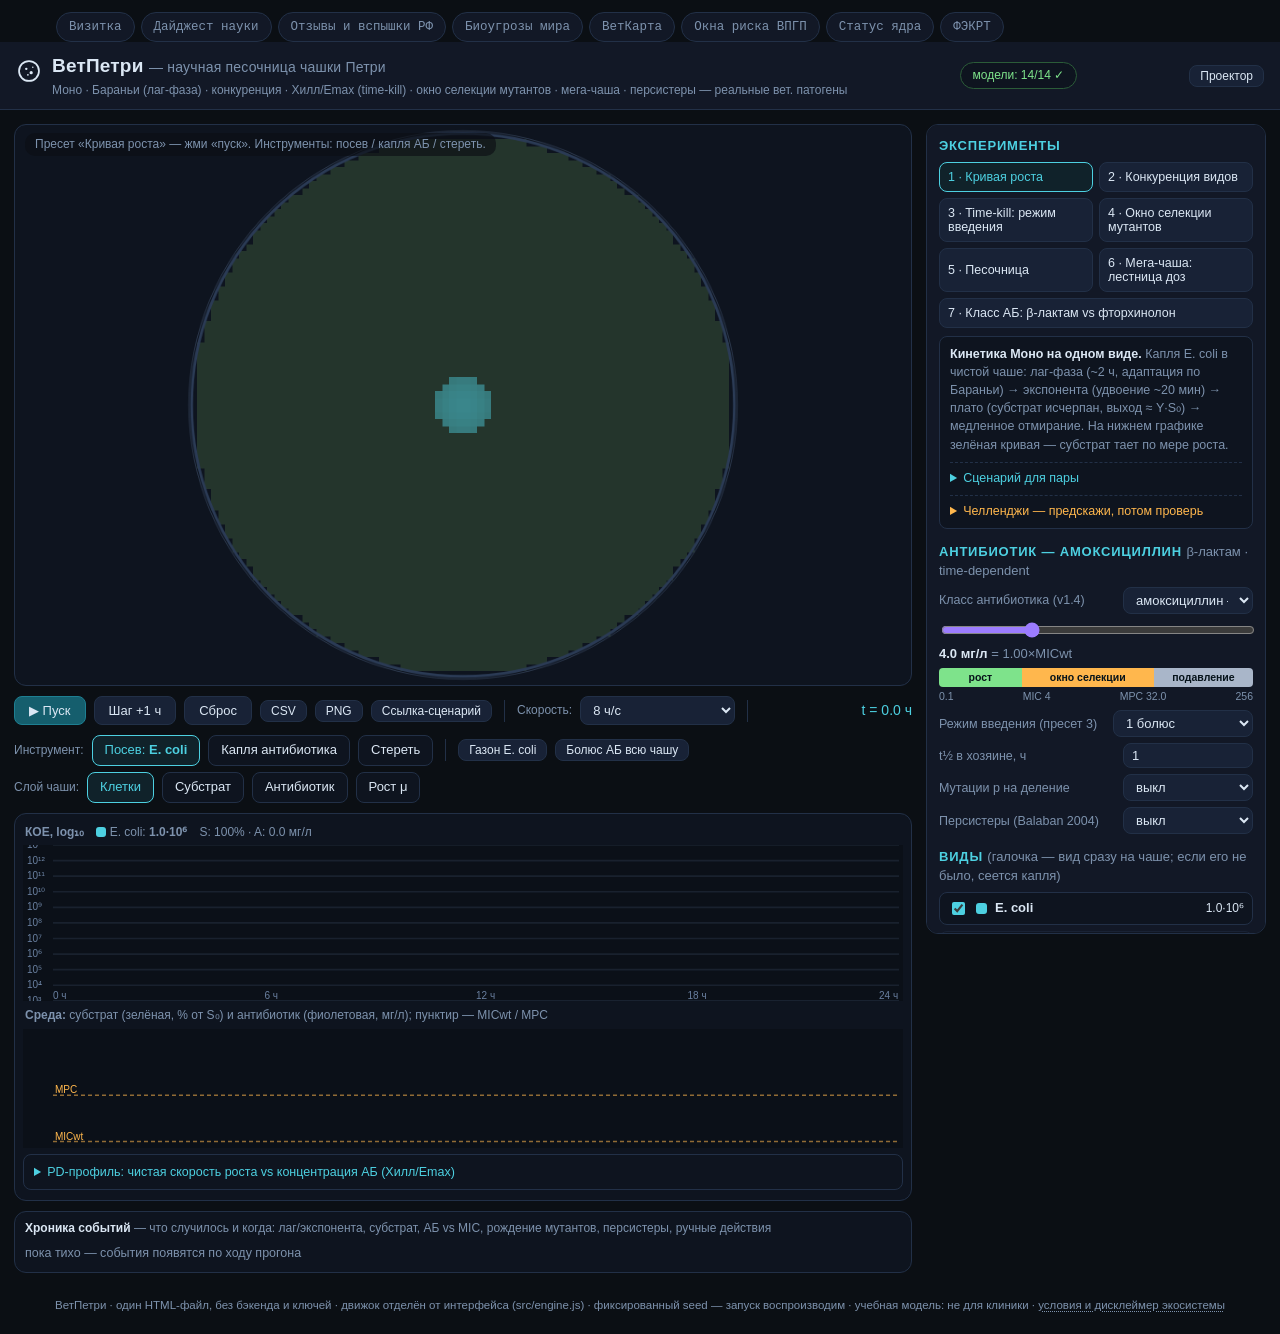
<file: index.html>
<!DOCTYPE html>
<html lang="ru">
<head>
<meta charset="utf-8">
<meta name="viewport" content="width=device-width, initial-scale=1">
<title>ВетПетри — научная песочница чашки Петри (вет. микробиология)</title>
<meta name="description" content="Учебный симулятор чашки Петри с реальными ветеринарными патогенами: кинетика Моно, лаг-фаза по Бараньи, конкуренция видов, time-kill по Хиллу/Emax, окно селекции мутантов. Один HTML, без бэкенда.">
<meta property="og:title" content="ВетПетри — симулятор чашки Петри">
<meta property="og:description" content="Моно, Бараньи, Хилл/Emax, окно селекции мутантов — на реальных вет. патогенах. Для пары по микробиологии.">
<!-- Task 223 (QA З1): инлайн-SVG-фавикон (тот же петри-диш, что в логотипе) — был единственный 404 в сети -->
<link rel="icon" href="data:image/svg+xml,%3Csvg xmlns='http://www.w3.org/2000/svg' viewBox='0 0 24 24'%3E%3Ccircle cx='12' cy='12' r='9.2' fill='%230b0f14' stroke='%234dd0e1' stroke-width='1.6'/%3E%3Ccircle cx='9.5' cy='10' r='1.1' fill='%234dd0e1'/%3E%3Ccircle cx='14' cy='13.5' r='1.5' fill='%234dd0e1'/%3E%3Ccircle cx='11' cy='15.5' r='.8' fill='%234dd0e1'/%3E%3Ccircle cx='15.5' cy='8.5' r='.7' fill='%234dd0e1'/%3E%3C/svg%3E">
<style>
/* vet-ds — ядро ДС экосистемы (инлайн, офлайн single-file) */
/* ==========================================================================
   vet-ds v2.5.2 «Научная периодика» — дизайн-система ветеринарной экосистемы
   --------------------------------------------------------------------------
   v2.1:  редакционный слой — .ds-rule-double, .ds-dropcap, .ds-spark,
          .ds-overline--rule, .ds-masthead-meta, .ds-theme-toggle--labeled
   v2.1.1: токен --ds-rule для «чернильных» линеек (тёмная тема больше не
          красит их текстом = «белые полосы»); .ds-rule-double на токене
   v2.2:  мастхед-паттерн витрин — .ds-masthead (шапка-«полоса периодики»
          c брендом/подзаголовком/боком), .ds-hub (навигация экосистемы
          пилюлями), .ds-footer--meta (левый многострочный подвал витрины).
          Закрывает последний открытый пункт роадмапа v2.0. Эталонная
          адопция: vetflu (Task 154).
   v2.3:  голоса по разделу + платформенный слой. Голос B «Формуляр»
          (data-theme="form"), компоненты периодики (.ds-tabs,
          .ds-pagination, .ds-delta--good/--bad, .ds-skeleton, .ds-empty,
          .ds-pullquote, .ds-ba), Prata-фолбэк кириллицы, :focus-visible,
          prefers-reduced-motion, print всех голосов. Платформа (блоки
          26-29): View Transitions, сноски-поповеры, прогресс чтения,
          формулярная валидация без JS. Повышено из v2.3-draft: Task 161
          (апрув+докрутки), 162 (лаборатория платформы), 163 (вес/слоп),
          164 (повышение). Гейт contrast_v2.py зелёный во всех 5 темах.
   v2.3.1: мобильная компакция периодики (блок 30) — мастхед/хаб/колофон
          на 640px: лого 38px, кегли вниз, хаб одним скроллящимся рядом,
          safe-area-inset-bottom у подвала. Повод: голос владельца —
          «на телефоне верх занимает большую часть экрана» (Task 165).
   v2.3.2: формуляр самодостаточен в любой оболочке — блок form дополнил
          токены текста/бордеров/статусов/теней значениями A-light (грабли
          §24: в A-dark секция наследовала бы кремовый --ds-text на бежевом).
          Значения = прежний merge root+form, гейт не меняется. Акцент
          остаётся характером витрины (пиннинг в тёмной оболочке обязателен).
          --ds-border-strong затемнён до #857F6E: подчёркивание инпутов —
          небуквенная графика, WCAG 1.4.11 требует 3:1 (A-light значение
          давало 1.57 на беж — слепая зона текстового гейта). Плюс фикс
          print-переанкорки: section[data-theme="form"] в селекторе блока 20 —
          §25 ниже по файлу побеждал равную специфичность, и стол печатался
          бежевым при включённых «фонах печати» (нашёл print-гейт vettools).
   v2.3.3: гейт §1.4.11 стал законом ядра (contrast_v2.py: border-strong ×
          3 поверхности ≥3:1, rule × bg ≥3:1, --ds-border исключён как
          декор) — и сразу поймал: root #C8C4B6 = 1.51–1.75, dark #554E44
          = 1.60–2.02, instrument #353B44 = 1.38–1.60. Фикс: border-strong
          #857F6E в A-light/A-dark (сепия-тушь единая с формуляром, худшая
          3.28:1) и #6A7590 в C (сталь, худшая 3.38:1). Task 175.
   v2.3.4: --ds-accent-text «акцент-тушь» — терракота, разведённая чер--
          нилами текста (color-mix от --ds-accent: характер витрины едет
          автоматически). Закрывает слепую зону «акцент-как-текст»:
          чистый акцент как текст = 4.38:1 на беж (root), 3.94 на гра--
          фите (dark), 3.7 на тинтах бейджей — .ds-overline b, .ds-fn,
          .ds-badge, .ds-hub a.on, .ds-link:hover теперь на туше; P=76
          root/form (худшая 5.13), P=64 dark (худшая 4.84), C — чистая
          бирюза (5.57). Гейт: contrast_v2 разбирает var()/color-mix.
   v2.4:  ПОЛЕВОЙ РЕЖИМ — шестая и седьмая темы. [data-theme="field"]
          «Солнце»: текст 7:1 (AAA — чтение на улице), тач-таргеты
          ≥48px, тени отключены (солнце их смывает), туша P=56
          (#782a16, худшая 7.18). [data-theme="night"] — янтарь без
          синего: синий канал наименьший в КАЖДОМ токене (закон гейта,
          не вкус), текст ≥7, статусы переведены на тёплые аналоги
          (blue→песок #D4B47E, violet→тёплый mauve #C9A184), прототип —
          nightTheme ветэко #16130E. Компоненты: .ds-toast (панель на
          волоске border-strong, без тени — эталон DsRoute-тост ветвойс),
          .ds-dl (прогресс скачивания модели: байты × скорость × ETA).
          Гейты: порог 7:1 для field/night текст-ролей и field-туши;
          ночь-без-синего проверяется по b<min(r,g) каждого токена.
   v2.4.1: поповер-фолбэк без Popover API (Chrome < 114, 2023) — сноска
          деградирует в классическую периодику: маркер не прикидывается
          кнопкой (курсор/тач сняты через @supports not selector(
          :popover-open)), текст живёт каноничным дублем — списком
          .ds-fnotes; дубль скрыт «всегда-закрыт» и показывается
          :popover-open. Урок QA: @supports (popover: popover) — ложь
          даже в свежих Chromium (HTML-атрибут ≠ CSS-свойство).
          Повод: код-ревью Task 178 («сайты тоже»).
   v2.4.2: хвост аудита 183 (Task 184) — фокус в один канон: .ds-btn
           больше не гасит чернильный контур блока 18 собственным
           box-shadow (дубль v2.3-эпохи, :514/:1072 — последний настоящий
           дубль селектора ядра); блок 24 вкладывает и полевые секции —
           section[data-theme="field"/"night"] получают фон/радиус/
           паддинг (containment без inline-костылей — example.html
           почищен); стрелка .ds-select переопределена для field
           (#524D45) и night (#A2957B — 5.47:1, прежде наследовала
           корневую 3.20:1); gate.yml: push-ветка починена (ain] →
           [main]), dart-срез gen/ds_tokens.g.dart гейтится diff-ом.
   v2.5.0: прожарка внешним аудитом (Task 197) — один релиз закрывает
           всё найденное, без последующих точечных патчей. BLOCKER:
           color-mix() жил в 30 декларациях без единого фолбэка —
           прозрачный sticky-бар .ds-header, исчезающие бейджи, ЧЁРНАЯ
           клякса .ds-spark__area, молчаливая потеря слоя туши → двойные
           декларации (литерал ДО color-mix) + @supports-слой токенов
           (блок 25a). MAJOR CSS: стрелка селекта формуляра (шортхэнд
           background её стирал), print-переанкорка чернил/статусов/туш
           (primary тёмных тем печатались чёрным-по-чёрному, пастели на
           бумаге ~2:1), .ds-ba pan-y (палец на изображении не блокирует
           страницу), .ds-toast скрыт без .show (висел вечно), reset
           a.ds-card, канон §18 расширен хабом/тогглом/хендлами.
           MAJOR цвет: статусные туши --ds-{status}-text (рецепт v2.3.4,
           худшая 4.61; поле — закон 7:1, 7.28+), границы §1.4.11 на
           border-strong/сплошные (тинты 35–45% давали 1.63–2.50),
           rule A-dark #6E685C→#726C5E (нулевая кромка 3.002), rule
           ночи #E6DAC2→#71694F (закон v2.1.1 «rule ≠ text» дошёл до
           ночи). MINOR: фокус field 3px, двойная индикация формуляра,
           containment светлой секции, защитный пиннинг акцента
           формуляра в тёмных оболочках (scoped), тоггл знает ночь,
           fade хаба/табов на мобиле, ellipsis меты, transform у
           сноски-поповера, поля 16px на ≤640 (iOS-зум), тап-таргет
           сноски, .ds-chip.on, PRM гасит View Transitions, print одним
           блоком + skeleton:none, --ds-shadow-in удалён (мёртвый токен).
           Гейты: contrast_v2 — туши статусов × поверхности × композиты
           «свой тинт 12%/8% × surface2» + print-псевдотема (M2);
           tokens.json/dart-срез — 5 статус-туш; a11y_gate — хаб/хендлы.
           Flutter-слайды дизайн-токенов НЕ пушатся: rule ночи меняет
           golden-кадры ветэко (darkTextPlaceholder) — отдельная волна
           с регенерацией золотых.
   v2.5.1: научный аудит SW-21 (01.11.2026) — математика WCAG подтверждена
           посимвольно против первоисточника (62/67 заявленных контрастов
           сошлись ≤0.05; якоря 21.0/4.5695/4.5422). Закрыта СЛЕПАЯ ЗОНА
           contrast-гейта: rgb()/rgba()/hsl()/hsla() конвертируются в hex
           и гейтятся тем же расчётом, полупрозрачные композитятся на
           --ds-bg темы — синтетика аудита (muted rgba ≈2.5:1 на белом,
           faint hsl 3.95:1) прежде уходила зелёной, теперь красная;
           selftest гоняет её при каждом запуске. ΔE76-цитаты выправлены:
           «0.5» → 12.6–48.8 по Viénot 1999 (нижняя граница 5.1);
           HIG §3/§12 — честные числа (1.87/2.37 и 8.45–9.81, худшая
           7.18). .ds-fn: 2.5.8 — через исключение Inline. Значения
           токенов НЕ менялись — каскад витрин не затронут.
   v2.5.2: две платформенные базы типографики (Task 224, голос владельца:
           «под ПК шрифт читаем, вторую — под мобилы»). Мобильная — база
           (прежние кегли, пальцевая дистанция чтения); десктопная —
           подъём на >640px (блок 0a): монитор дальше от глаз, кегли
           xs 11→12, s 12.5→13.5, m 14→15, l 17→18, xl 24→26. 2xl/hero —
           уже clamp(), платформенно-нейтральны. Тач-исключения блока 30
           (поля 16px на ≤640 против iOS-зума) не меняются. Flutter-порты
           (ВетСпик/ВетЭко/ВетОС) — мобильные приложения: живут на
           мобильной базе, их ds.dart не тронут. Значения ЦВЕТОВ не
           менялись — срез тем бит-в-байт, в tokens.json/dart-срезе
           меняется только версия.
   Один файл: токены + компоненты. Подключается витриной как копия
   (репо приватное — CDN недоступен) или git submodule.

   ГОЛОС СИСТЕМЫ (v2.0, решение владельца — Task 140):
   середина между зумер-модой и научной сдержанностью. Личность выражают
   типографика, данные и аннотации — НЕ декор. Референс: научная периодика
   (Our World in Data × издательские системы Anthropic).

   Темы:
     :root                    — A-light «Научная периодика» (бумага) — ДЕФОЛТ
     [data-theme="dark"]      — A-dark «Вечерний номер» (тёплый графит)
     [data-theme="instrument"]— C «Прибор» (графит + бирюза) — дашборды с картой
     [data-theme="light"]     — алиас A-light (обратная совместимость v0.1)
     [data-theme="form"]      — B «Формуляр» (голос разделов «действуешь»):
                                 секция на странице A — токены производные,
                                 плотность рабочего стола
     [data-theme="field"]      — A-полевой «Солнце» (v2.4): текст 7:1 (AAA,
                                 чтение на солнце), тач ≥48, плоские тени
     [data-theme="night"]      — полевая ночь (v2.4): янтарь без синего
                                 (b-канал наименьший во всех токенах)

   Витрина-характер: :root { --ds-accent: <светлое значение>; }
   [data-theme="dark"] { --ds-accent: <тёмное значение>; } — все производные
   (color-mix, currentColor, focus) едут автоматически.

   Шрифты: Google Fonts (link в README; офлайн — деградация на системные).

   Правила экосистемы (не менять без причины):
   - иконки = Lucide inline SVG; эмодзи в UI запрещены;
   - текст ≥ AA (4.5:1): --ds-faint — нижняя граница читаемого (проверено
     на bg/surface/surface2 во всех темах, scripts/contrast_v2.py);
   - ✓ ✗ ⚠ — легитимные типографские знаки статусов;
   - категориальные data-viz-цветы (карты/графики) ДС не подчиняются;
   - заголовки-витрины: serif-дисплей (--ds-font-display), курсивный акцент — em;
   - бан-лист: glassmorphism, mesh-градиенты, блобы, radius > 10px,
     эмодзи в UI, свечения вокруг текста;
   - движение: --ds-dur/--ds-ease, единые для всех переходов;
   - color-mix() всегда несёт фолбэк: обычные свойства — двойной
     декларацией (литерал ДО color-mix), токены — @supports-слоем
     (блок 25a); витрина, пиннящая --ds-accent, обязана переопределить
     и фолбэк-литерал своей туши (комментарий блока «Витрина-характер»);
   - статус никогда не передаётся только оттенком: рядом с .ds-dot
     обязан стоять глиф (✓ ✗ ⚠) или подпись — дейтеранопия сводит
     red/amber/green к оливковому диапазону, различима почти только
     светлота (ΔE76 по Viénot — 12.6–48.8; SW-21);
   - ядро требует box-sizing: border-box (reset витрины; само не ставит).
   ========================================================================== */

/* --------------------------------------------------------------------------
   1. Токены — A-light «Научная периодика» (дефолт)
   -------------------------------------------------------------------------- */
:root {
  color-scheme: light;

  /* -- Поверхности (бумага) ----------------------------------------------- */
  --ds-bg:        #FAF9F5;   /* фон страницы — тёплая бумага */
  --ds-surface:   #FFFFFF;   /* карточки, панели */
  --ds-surface2:  #F1EEE6;   /* приподнятые панели, hover-строки */
  --ds-border:    #E3E0D5;   /* волосяные линии (декоративные разделители — вне §1.4.11) */
  --ds-border-strong: #857F6E; /* рамки инпутов/кнопок/чипов: WCAG 1.4.11 ≥3:1 — та же сепия,
                              что у формуляра с v2.3.2 (было #C8C4B6 = 1.51–1.75:1 — слепая зона) */
  --ds-rule:      #1C1B1A;   /* «чернильные» линейки редакционного слоя (мастхед, № выпусков) */

  /* -- Текст --------------------------------------------------------------- */
  --ds-text:      #1C1B1A;   /* основной (16.3:1) */
  --ds-muted:     #5B564C;   /* второстепенный (6.9:1) */
  --ds-faint:     #6E695C;   /* метаданные, подписи (5.2:1, ≥AA везде) */

  /* -- Семантика статусов (едина по всем темам) ----------------------------- */
  --ds-red:       #B3261E;   /* ошибка, критично */
  --ds-green:     #47753A;   /* успех, OK (v2.3: +AA на surface2, было #4C7A3F 4.35) */
  --ds-amber:     #8A5A14;   /* внимание, предупреждение */
  --ds-orange:    #AC4E18;   /* высоко/риск (v2.3: +AA на surface2, было #B4531C 4.32) */
  --ds-blue:      #33608C;   /* инфо, ссылки-данные */
  --ds-violet:    #6D4FC4;   /* категориальный (данные, не UI) */

  /* -- Акцент: эпидемиологический красный периодики ------------------------ */
  --ds-accent:       #C73E1D;
  --ds-accent-strong: #A93516;   /* hover / активные состояния */
  --ds-accent-ink:   #FFF8F4;    /* текст на заливке акцентом (4.8:1) */
  --ds-accent-text:  color-mix(in srgb, var(--ds-accent) 76%, var(--ds-text) 24%);
                     /* v2.3.4 «акцент-тушь»: терракота, разведённая чернилами
                        текста — акцент-как-ТЕКСТ (§1.4.3, худшая 5.13:1 на тинтах
                        бейджей; чистый акцент давал 3.7–4.4). Заливки/графика —
                        по-прежнему чистый --ds-accent */

  /* -- Статусные туши (v2.5, прожарка §3.1) ----------------------------------
     Статус-как-текст на СВОИХ тинтах (бейджи, ноты) — тот же рецепт, что
     у акцент-туши v2.3.4: разводится чернилами СВОЕЙ темы, характер едет
     сам. Чистые статусы, проходящие AA на само-тинтах, туш не получают
     (root: red 4.67, blue 4.81 — чистые). Гейт: статус-тушь × поверхности
     × композиты «свой тинт 12%/8% × surface2» (бейдж/нота) */
  --ds-red-text:    var(--ds-red);
  --ds-green-text:  color-mix(in srgb, var(--ds-green)  87%, var(--ds-text) 13%);   /* #416936 */
  --ds-amber-text:  color-mix(in srgb, var(--ds-amber)  93%, var(--ds-text)  7%);   /* #825614 */
  --ds-orange-text: color-mix(in srgb, var(--ds-orange) 87%, var(--ds-text) 13%);   /* #994718 */
  --ds-blue-text:   var(--ds-blue);

  /* -- Типографика: голос системы ------------------------------------------- */
  --ds-font-display: "Instrument Serif", "Prata", Georgia, "Times New Roman", serif;
  --ds-font-sans: "Inter", ui-sans-serif, -apple-system, "Segoe UI", Roboto,
                  "Helvetica Neue", Arial, sans-serif;
  --ds-font-mono: "IBM Plex Mono", ui-monospace, "SF Mono", "Cascadia Mono",
                  Consolas, "Liberation Mono", monospace;

  /* v2.5.2 — ДВЕ платформенные базы (Task 224): мобильная = база
     (пальцевая дистанция чтения), десктопная — подъём на >640px
     (монитор дальше от глаз — кегли крупнее ради читаемости, голос
     владельца: «под ПК шрифт читаем»). 2xl/hero — clamp(), нейтральны.
     Десктоп-значения подключаются блоком 0a сразу после :root. */
  --ds-text-xs:   11px;
  --ds-text-s:    12.5px;
  --ds-text-m:    14px;
  --ds-text-l:    17px;
  --ds-text-xl:   24px;
  --ds-text-2xl:  clamp(30px, 4.5vw, 40px);  /* заголовки-витрины, serif */
  --ds-text-hero: clamp(38px, 6vw, 64px);    /* h1 лендинга, serif */
  --ds-text-xs-d:   12px;    /* десктопная база: те же роли, +1…+2px */
  --ds-text-s-d:    13.5px;
  --ds-text-m-d:    15px;
  --ds-text-l-d:    18px;
  --ds-text-xl-d:   26px;

  /* -- Спейсинг (базис 4px) -------------------------------------------------- */
  --ds-space-1: 4px;
  --ds-space-2: 8px;
  --ds-space-3: 12px;
  --ds-space-4: 16px;
  --ds-space-5: 24px;
  --ds-space-6: 32px;
  --ds-space-7: 48px;

  /* -- Радиусы (периодика: сдержанные) --------------------------------------- */
  --ds-radius-s:    4px;   /* кнопки, чипы, инпуты */
  --ds-radius:      8px;   /* карточки, панели */
  --ds-radius-pill: 999px;

  /* -- Тени (бумага: мягкий ambient) ----------------------------------------- */
  --ds-shadow:    0 1px 2px rgba(28,27,26,.05), 0 10px 28px rgba(28,27,26,.06);

  /* -- Движение (единая спецификация) ---------------------------------------- */
  --ds-dur:  160ms;
  --ds-ease: cubic-bezier(.2, 0, 0, 1);

  /* -- Фокус (a11y) ------------------------------------------------------------ */
  --ds-focus: 0 0 0 2px var(--ds-bg), 0 0 0 4px var(--ds-accent);
}

/* --------------------------------------------------------------------------
   0a. Платформенная база типографики (v2.5.2, Task 224) — десктопная.
   Мобильная живёт в :root (база); >640px — подъём кеглей: монитор
   дальше от глаз, шрифт читаемее. Специфичность та же (:root),
   блок позже — побеждает. Работает во всех темах: темы перекрашивают
   цвета, кегли платформенные. Блок 30 (≤640px) своими пиксельными
   исключениями остаётся сильнее в своих рамках.
   -------------------------------------------------------------------------- */
@media (min-width: 641px) {
  :root {
    --ds-text-xs: var(--ds-text-xs-d);
    --ds-text-s:  var(--ds-text-s-d);
    --ds-text-m:  var(--ds-text-m-d);
    --ds-text-l:  var(--ds-text-l-d);
    --ds-text-xl: var(--ds-text-xl-d);
  }
}

/* --------------------------------------------------------------------------
   1a. A-dark «Вечерний номер» — тёплый графит, кремовый текст
   -------------------------------------------------------------------------- */
[data-theme="dark"] {
  color-scheme: dark;

  --ds-bg:        #211E19;
  --ds-surface:   #2A2620;
  --ds-surface2:  #34302A;
  --ds-border:    #3F3A32;
  --ds-border-strong: #857F6E; /* v2.3.3: ≥3:1 на худшей поверхности #34302A (3.28) — единая
                              «сепия-тушь» сильных рамок в свете и ночи (было #554E44 = 1.60–2.02) */
  --ds-rule:      #726C5E;   /* v2.5 (§3.3): было #6E685C — кромка 3.002, запас
                              по построению нулевой; × bg 3.18 — линейка,
                              а не полоса (НЕ --ds-text!) */

  --ds-text:      #EDE9E0;   /* 13.7:1 */
  --ds-muted:     #B8B1A3;   /* 7.8:1 */
  --ds-faint:     #9E9789;   /* 5.7:1 bg / 4.5:1 surface2 — AA везде */

  --ds-red:       #E87963;   /* 4.6:1 на surface2 — AA на всех поверхностях */
  --ds-green:     #8DB96F;
  --ds-amber:     #D9A24A;
  --ds-orange:    #E08A4F;
  --ds-blue:      #82A9CC;
  --ds-violet:    #B9A5E3;

  --ds-accent:       #E06A43;   /* терракота на тёмном (5.0:1) */
  --ds-accent-strong: #EC855F;
  --ds-accent-ink:   #1F0E07;   /* 5.6:1 на заливке */
  --ds-accent-text:  color-mix(in srgb, var(--ds-accent) 64%, var(--ds-text) 36%);
                     /* v2.3.4: тёмный акцент слабее на своих поверхностях
                        (3.4–3.9) — разводим сильнее, к белому чернилу;
                        худшая 4.84:1 на тинте бейджа */

  /* v2.5: green 4.67 / amber 4.60 — чистые проходят на само-тинтах;
     red/orange/blue разводим к чернилу (худшие 4.61–4.66) */
  --ds-red-text:    color-mix(in srgb, var(--ds-red)    77%, var(--ds-text) 23%);   /* #e99380 */
  --ds-green-text:  var(--ds-green);
  --ds-amber-text:  var(--ds-amber);
  --ds-orange-text: color-mix(in srgb, var(--ds-orange) 84%, var(--ds-text) 16%);   /* #e29966 */
  --ds-blue-text:   color-mix(in srgb, var(--ds-blue)   91%, var(--ds-text)  9%);   /* #8cafce */

  --ds-shadow:    0 1px 2px rgba(0,0,0,.3), 0 8px 24px rgba(0,0,0,.22);
}

/* --------------------------------------------------------------------------
   1b. C «Прибор» — дашборды с картой: графит + приборная бирюза
   -------------------------------------------------------------------------- */
[data-theme="instrument"] {
  color-scheme: dark;

  --ds-bg:        #14161A;
  --ds-surface:   #1A1D22;
  --ds-surface2:  #20242B;
  --ds-border:    #262A31;
  --ds-border-strong: #6A7590; /* v2.3.3: ≥3:1 на худшей поверхности #20242B (3.38) — сталь
                              светлее графита, аффорданс рамок (было #353B44 = 1.38–1.60) */
  --ds-rule:      #5A6472;   /* ~3:1 на bg — приборная линейка без неона */

  --ds-text:      #E8EAED;   /* 15.0:1 */
  --ds-muted:     #AAB5C0;   /* 8.7:1 */
  --ds-faint:     #939EA9;   /* 6.6:1 bg / 5.7:1 surface2 */

  --ds-red:       #E46655;   /* v2.3: +AA на surface2 (было #E2604F 4.46) */
  --ds-green:     #57B87B;
  --ds-amber:     #E0A438;
  --ds-orange:    #E08A4F;
  --ds-blue:      #6FA8DC;
  --ds-violet:    #A78BFA;

  --ds-accent:       #35C29A;   /* приборная бирюза (8.1:1) */
  --ds-accent-strong: #4AD4AC;
  --ds-accent-ink:   #0C1210;   /* 8.4:1 на заливке */
  --ds-accent-text:  var(--ds-accent);
                     /* v2.3.4: C — бирюза чистая, 5.57:1 худшая (тинт
                        бейджа на surface2); характеры (циан лабораторий)
                        наследуют автоматически через var() */

  /* v2.5: в C ниже AA на само-тинтах только red — разводим его;
     остальные чистые */
  --ds-red-text:    color-mix(in srgb, var(--ds-red)    85%, var(--ds-text) 15%);   /* #e57a6c */
  --ds-green-text:  var(--ds-green);
  --ds-amber-text:  var(--ds-amber);
  --ds-orange-text: var(--ds-orange);
  --ds-blue-text:   var(--ds-blue);

  --ds-shadow:    0 1px 2px rgba(0,0,0,.35), 0 8px 24px rgba(0,0,0,.25);
}

/* 1c. Обратная совместимость v0.1: витрины со старым атрибутом светлой темы */
[data-theme="light"] { color-scheme: light; }

/* --------------------------------------------------------------------------
   1d. A-полевой «Солнце» (v2.4) — чтение на улице: 7:1, тач ≥48, плоско
   -------------------------------------------------------------------------- */
[data-theme="field"] {
  color-scheme: light;

  /* максимум отражения: чистая бумага, никаких кремовых оттенков;
     surface2 — единственный тон-шаг (на солнце тонкие различия гибнут) */
  --ds-bg:        #FFFFFF;
  --ds-surface:   #FFFFFF;
  --ds-surface2:  #F0EEE8;
  --ds-border:    #D9D5C8;   /* декор — вне §1.4.11 как и в A-light */
  --ds-border-strong: #6E6656; /* рамки на солнце: 4.89 худшая — в A-light 3.28;
                                полевой аффорданс должен переживать блики */
  --ds-rule:      #14110E;

  /* чернила: 7:1 (AAA) на всех поверхностях — порог полевого гейта;
     faint #524D45 (7.22) — подписи тоже читаются под солнцем */
  --ds-text:      #14110E;   /* 16.2:1 */
  --ds-muted:     #47423B;   /* 8.58:1 */
  --ds-faint:     #524D45;   /* 7.22:1 */

  /* статусы A-light проходят на белом (4.67–5.67) — семантика статусов
     едина по темам (правило ядра), полевой порог их не трогает */
  --ds-red:       #B3261E;
  --ds-green:     #47753A;
  --ds-amber:     #8A5A14;
  --ds-orange:    #AC4E18;
  --ds-blue:      #33608C;
  --ds-violet:    #6D4FC4;

  --ds-accent:       #C73E1D;   /* заливки — та же терракота (кнопка =
                                  крупный текст, AA 4.8 хватает) */
  --ds-accent-strong: #A93516;
  --ds-accent-ink:   #FFF8F4;
  --ds-accent-text:  color-mix(in srgb, var(--ds-accent) 56%, var(--ds-text) 44%);
                     /* полевая туша P=56 (#782a16, худшая 7.18 на тинте):
                        акцент-как-текст на солнце — тоже AAA */

  /* v2.5 (§3.1): полевой закон 7:1 распространён на статусы — туши
     разведены до 7.28–7.42 на само-тинтах */
  --ds-red-text:    color-mix(in srgb, var(--ds-red)    65%, var(--ds-text) 35%);   /* #7b1f18, 7.31 */
  --ds-green-text:  color-mix(in srgb, var(--ds-green)  56%, var(--ds-text) 44%);   /* #314927, 7.35 */
  --ds-amber-text:  color-mix(in srgb, var(--ds-amber)  60%, var(--ds-text) 40%);   /* #5b3d12, 7.28 */
  --ds-orange-text: color-mix(in srgb, var(--ds-orange) 56%, var(--ds-text) 44%);   /* #693314, 7.42 */
  --ds-blue-text:   color-mix(in srgb, var(--ds-blue)   65%, var(--ds-text) 35%);   /* #284460, 7.35 */

  /* солнце смывает тени — плоскость как у формуляра (print-паттерн) */
  --ds-shadow:    none;

  /* фокус толще: 5px контур — на солнце 4px теряется в блике */
  --ds-focus: 0 0 0 2px var(--ds-bg), 0 0 0 5px var(--ds-accent);
}

/* --------------------------------------------------------------------------
   1e. Полевая ночь (v2.4) — янтарь без синего: тёмная адаптация глаз
   -------------------------------------------------------------------------- */
[data-theme="night"] {
  color-scheme: dark;

  /* прототип — nightTheme ветэко (#16130E): тёплый чёрный, синий канал
     в КАЖДОМ токене — наименьший (закон contrast_v2: b < min(r,g));
     ночь не вышибает родопсин — можно вернуться к работе с фонариком */
  --ds-bg:        #16130E;
  --ds-surface:   #1D1912;
  --ds-surface2:  #262017;
  --ds-border:    #3A3428;
  --ds-border-strong: #8A8270;  /* 4.23 худшая — тёплой стали хватает */
  --ds-rule:      #71694F;   /* v2.5: закон v2.1.1 «rule ≠ text» дошёл до ночи —
                              прежний #E6DAC2 = сами чернила (11.7:1 = «белые
                              полосы»); тёплая линейка 3.4:1 на bg, синий —
                              наименьший канал, как у всех токенов ночи */

  --ds-text:      #E6DAC2;   /* 11.7:1 — тёплые чернила */
  --ds-muted:     #C2B599;   /* 7.96:1 — тоже за полевым порогом 7 */
  --ds-faint:     #A2957B;   /* 5.47:1 — метаданные, AA (не полевой порог) */

  /* статусы — тёплые аналоги: СИНЕГО НЕТ (blue→песок, violet→тёплый mauve);
     семантика сохранена позицией в API, не оттенком */
  --ds-red:       #E8785A;
  --ds-green:     #BFB15E;
  --ds-amber:     #E8C068;
  --ds-orange:    #E8A05C;
  --ds-blue:      #D4B47E;   /* «инфо» песочный — синий канал наименьший */
  --ds-violet:    #C9A184;   /* категориальный — тёплый mauve */

  --ds-accent:       #E8A25C;   /* янтарь (8.5 с чернилами) */
  --ds-accent-strong: #F0B876;
  --ds-accent-ink:   #1F1305;
  --ds-accent-text:  color-mix(in srgb, var(--ds-accent) 86%, var(--ds-text) 14%);
                     /* ночная туша почти чистый янтарь (худшая 6.33 на тинте):
                        разводить сильнее незачем — глаз ночью и так контрастный */

  /* v2.5: ночи туши статусов не нужны — чистые на само-тинтах 4.65–7.19 */
  --ds-red-text:    var(--ds-red);
  --ds-green-text:  var(--ds-green);
  --ds-amber-text:  var(--ds-amber);
  --ds-orange-text: var(--ds-orange);
  --ds-blue-text:   var(--ds-blue);

  --ds-shadow:    0 1px 2px rgba(0,0,0,.55), 0 8px 24px rgba(0,0,0,.45);

  --ds-focus: 0 0 0 2px var(--ds-bg), 0 0 0 4px var(--ds-accent);
}

/* --------------------------------------------------------------------------
   2. Базовая типографика ДС
   -------------------------------------------------------------------------- */
.ds-body {
  font-family: var(--ds-font-sans);
  font-size: var(--ds-text-m);
  line-height: 1.55;
  color: var(--ds-text);
  background: var(--ds-bg);
  -webkit-font-smoothing: antialiased;
  font-variant-numeric: tabular-nums;   /* цифры данных не пляшут */
}

/* --------------------------------------------------------------------------
   2a. Голос периодики: дисплей, оверлайн, сноски
   -------------------------------------------------------------------------- */
.ds-display {
  font-family: var(--ds-font-display);
  font-weight: 400;
  font-size: var(--ds-text-2xl);
  line-height: 1.12;
  letter-spacing: -.01em;
  margin: 0 0 var(--ds-space-3);
}
.ds-display em { color: var(--ds-accent-text); font-style: italic; }

.ds-display--hero {
  font-size: var(--ds-text-hero);
  line-height: 1.05;
  letter-spacing: -.015em;
}

/* моно-оверлайн над заголовком: «01 · Эпидситуация // Грипп птиц» */
.ds-overline {
  font-family: var(--ds-font-mono);
  font-size: var(--ds-text-xs);
  font-weight: 500;
  letter-spacing: .14em;
  text-transform: uppercase;
  color: var(--ds-muted);
  margin: 0 0 var(--ds-space-3);
}
.ds-overline b { color: var(--ds-accent-text); font-weight: 500; }

/* подпись «Рис. N — ...» под иллюстрацией/графиком */
.ds-figure { margin: 0; }
.ds-figure__caption {
  margin-top: var(--ds-space-2);
  font-family: var(--ds-font-mono);
  font-size: var(--ds-text-xs);
  line-height: 1.5;
  color: var(--ds-faint);
}
.ds-figure__caption b { color: var(--ds-accent-text); font-weight: 500; }

/* сноска в тексте и подвал сносок */
.ds-fn {
  color: var(--ds-accent-text);
  font-family: var(--ds-font-mono);
  font-size: .62em;
  vertical-align: super;
  line-height: 0;
  cursor: help;
}
.ds-fnotes {
  font-family: var(--ds-font-mono);
  font-size: var(--ds-text-xs);
  line-height: 1.7;
  color: var(--ds-faint);
  border-top: 1px solid var(--ds-border);
  padding-top: var(--ds-space-3);
  max-width: 62ch;
}

/* фактура лабноты: точечная сетка для hero-зон (тон, не декор-градиент).
   v2.5: единственный color-mix БЕЗ фолбэка — чистый декор, в браузерах
   без color-mix деградирует в ровный фон (допустимо, задокументировано) */
.ds-bg-dots {
  background-image: radial-gradient(
    circle,
    color-mix(in srgb, var(--ds-text) 13%, transparent) 1px,
    transparent 1.2px);
  background-size: 22px 22px;
}

/* --------------------------------------------------------------------------
   2b. Редакционный слой v2.1 — мастхед, буквица, спарклайн, двойные линейки
   -------------------------------------------------------------------------- */
/* двойная линейка периодики: толстая линия + тонкая (пустой div-разделитель) */
.ds-rule-double {
  border: none;
  border-top: 2px solid var(--ds-rule);
  padding-top: 2px;
  margin: var(--ds-space-4) 0;
}
.ds-rule-double::after { content: ""; display: block; border-top: 1px solid var(--ds-border-strong); }

/* буквица первого абзаца (лид номера) */
.ds-dropcap::first-letter {
  float: left;
  font-family: var(--ds-font-display);
  font-size: 3em;
  line-height: .82;
  padding: .05em .12em 0 0;
  color: var(--ds-accent-text);
}

/* спарклайн: орнамент = данные (svg viewBox="0 0 100 30" preserveAspectRatio="none") */
.ds-spark { display: block; width: 100%; height: 30px; }
.ds-spark__line {
  fill: none;
  stroke: var(--ds-accent);
  stroke-width: 1.75;
  stroke-linecap: round;
  stroke-linejoin: round;
  vector-effect: non-scaling-stroke;
}
.ds-spark__area {
  fill: transparent;   /* v2.5 BLOCKER: фолбэк — иначе fill сбрасывается в ЧЁРНЫЙ */
  fill: color-mix(in srgb, var(--ds-accent) 10%, transparent);
}
.ds-spark__end { fill: var(--ds-accent); }

/* оверлайн-разделитель секции: «№ 128 · 24 октября» + линейка до края */
.ds-overline--rule { display: flex; align-items: center; gap: var(--ds-space-3); }
.ds-overline--rule::after { content: ""; flex: 1; height: 1px; background: var(--ds-border-strong); }

/* служебная строка мастхеда («газетная» вёрстка шапки) */
.ds-masthead-meta {
  display: flex;
  justify-content: space-between;
  gap: var(--ds-space-3);
  flex-wrap: wrap;
  font-family: var(--ds-font-mono);
  font-size: var(--ds-text-xs);
  letter-spacing: .08em;
  text-transform: uppercase;
  color: var(--ds-faint);
}

/* --------------------------------------------------------------------------
   3. Кнопки
   -------------------------------------------------------------------------- */
.ds-btn {
  display: inline-flex;
  align-items: center;
  justify-content: center;
  gap: var(--ds-space-1);
  min-height: 38px;                 /* тач-таргет: полевой инструмент */
  padding: 0 var(--ds-space-4);
  border: 1px solid var(--ds-border-strong);
  border-radius: var(--ds-radius-s);
  background: var(--ds-surface);
  color: var(--ds-text);
  font: inherit;
  font-size: var(--ds-text-s);
  font-weight: 600;
  cursor: pointer;
  text-decoration: none;
  white-space: nowrap;
  transition: background var(--ds-dur) var(--ds-ease),
              border-color var(--ds-dur) var(--ds-ease),
              color var(--ds-dur) var(--ds-ease);
}
.ds-btn:hover:not(:disabled):not([aria-disabled="true"]) {
  background: var(--ds-surface2); border-color: var(--ds-text);
}
/* v2.4.2: собственный box-shadow-фокус снят — кнопка живёт общим
   чернильным контуром блока 18 (дубль селектора .ds-btn:focus-visible
   на :514/:1072 был последним настоящим дублем ядра, аудит 183-С4) */
.ds-btn:active { transform: translateY(1px); }
.ds-btn:disabled, .ds-btn[aria-disabled="true"] {
  opacity: .45; cursor: not-allowed; transform: none;
}

.ds-btn--primary {
  background: var(--ds-accent);
  border-color: var(--ds-accent);
  color: var(--ds-accent-ink);
}
.ds-btn--primary:hover:not(:disabled):not([aria-disabled="true"]) {
  background: var(--ds-accent-strong);
  border-color: var(--ds-accent-strong);
  color: var(--ds-accent-ink);
}

.ds-btn--danger {
  background: transparent;
  border-color: var(--ds-red);   /* v2.5 §1.4.11: сплошная — тинт 45% давал 2.02–2.24 */
  color: var(--ds-red-text);     /* v2.5 §3.1: туш — чистая на тинтах 3.7–4.4 */
}
.ds-btn--danger:hover:not(:disabled):not([aria-disabled="true"]) {
  background: var(--ds-surface2);   /* v2.5 BLOCKER: фолбэк без color-mix */
  background: color-mix(in srgb, var(--ds-red) 12%, transparent);
  border-color: var(--ds-red);
}

.ds-btn--ghost {
  background: transparent;
  border-color: transparent;
  color: var(--ds-muted);
}
.ds-btn--ghost:hover:not(:disabled):not([aria-disabled="true"]) {
  background: var(--ds-surface2);
  border-color: transparent;
  color: var(--ds-text);
}

.ds-btn--sm { min-height: 30px; padding: 0 var(--ds-space-3); font-size: var(--ds-text-xs); }

/* квадратная иконка-кнопка (тоггл темы, соцссылки) */
.ds-btn--icon {
  width: 38px;
  padding: 0;
  color: var(--ds-muted);
}
.ds-btn--icon:hover:not(:disabled):not([aria-disabled="true"]) { color: var(--ds-text); }

/* --------------------------------------------------------------------------
   4. Карточки и панели
   -------------------------------------------------------------------------- */
.ds-card {
  background: var(--ds-surface);
  border: 1px solid var(--ds-border);
  border-radius: var(--ds-radius);
  padding: var(--ds-space-4);
  transition: border-color var(--ds-dur) var(--ds-ease),
              transform var(--ds-dur) var(--ds-ease),
              box-shadow var(--ds-dur) var(--ds-ease);
}
.ds-card:hover { border-color: var(--ds-border-strong); }
.ds-card--pad-l { padding: var(--ds-space-5); }
.ds-card--flat { border-color: transparent; box-shadow: var(--ds-shadow); }
.ds-card--flat:hover { transform: translateY(-1px); box-shadow: var(--ds-shadow); }

/* v2.5 (M5): a.ds-card сбрасывает UA-стили ссылки — синий текст и
   подчёркивание всего содержимого в компонент не входят */
a.ds-card, a.ds-card:visited { color: inherit; text-decoration: none; }

.ds-card__title {
  font-size: var(--ds-text-m);
  font-weight: 700;
  margin: 0 0 var(--ds-space-2);
}
.ds-card__meta {
  font-size: var(--ds-text-xs);
  color: var(--ds-faint);
  margin: 0 0 var(--ds-space-3);
}

/* крупная цифра-статистика (сигнатура периодики: данные = орнамент) */
.ds-stat { display: flex; flex-direction: column; gap: 6px; }
.ds-stat__value {
  font-family: var(--ds-font-display);
  font-size: 42px;
  line-height: 1;
  letter-spacing: -.01em;
}
.ds-stat__value small { font-size: 20px; color: var(--ds-muted); font-weight: 400; }
.ds-stat__label {
  font-family: var(--ds-font-mono);
  font-size: var(--ds-text-xs);
  letter-spacing: .08em;
  text-transform: uppercase;
  color: var(--ds-faint);
}

/* --------------------------------------------------------------------------
   5. Чипы и бейджи
   -------------------------------------------------------------------------- */
.ds-chip {
  display: inline-flex;
  align-items: center;
  gap: var(--ds-space-1);
  min-height: 26px;
  padding: 0 var(--ds-space-2);
  border: 1px solid var(--ds-border-strong);
  border-radius: var(--ds-radius-s);      /* периодика: чипы не пилюли */
  background: transparent;
  color: var(--ds-muted);
  font-size: var(--ds-text-xs);
  font-weight: 600;
  line-height: 1;
  white-space: nowrap;
  text-decoration: none;
  cursor: default;
  font-family: var(--ds-font-mono);
  transition: border-color var(--ds-dur) var(--ds-ease),
              color var(--ds-dur) var(--ds-ease);
}
a.ds-chip:hover { border-color: var(--ds-text); color: var(--ds-text); }

/* v2.5 (MINOR 12): выбранное состояние чипа-фильтра (HIG §6 —
   состояние существует всегда): .on или aria-pressed="true" */
.ds-chip.on, .ds-chip[aria-pressed="true"] {
  background: var(--ds-surface2);
  border-color: var(--ds-text);
  color: var(--ds-text);
}

/* v2.5 §1.4.11: граница статусных чипов — border-strong (тинт 35% давал
   1.63–2.35 на поверхностях); статусная идентичность живёт в ТЕКСТЕ
   (чистые статусы — AA на поверхностях) и/или ds-dot */
.ds-chip--red    { color: var(--ds-red);    border-color: var(--ds-border-strong); }
.ds-chip--green  { color: var(--ds-green);  border-color: var(--ds-border-strong); }
.ds-chip--amber  { color: var(--ds-amber);  border-color: var(--ds-border-strong); }
.ds-chip--orange { color: var(--ds-orange); border-color: var(--ds-border-strong); }
.ds-chip--blue   { color: var(--ds-blue);   border-color: var(--ds-border-strong); }

/* компактный бейдж (заливка тоном статуса). v2.5: текст — статусная
   ТУШЬ (чистые статусы на тинтах давали 3.7–4.4), заливка — двойной
   декларацией (BLOCKER: без color-mix бейдж читается текстом без
   пилюли, а не теряется); +orange/+blue — симметрия API (прожарка, NIT) */
.ds-badge {
  display: inline-flex;
  align-items: center;
  gap: 4px;
  padding: 2px var(--ds-space-2);
  border-radius: var(--ds-radius-s);
  font-size: var(--ds-text-xs);
  font-weight: 700;
  line-height: 1.4;
  background: transparent;
  background: color-mix(in srgb, var(--ds-accent) 12%, transparent);
  color: var(--ds-accent-text);
}
.ds-badge--red    { background: transparent; background: color-mix(in srgb, var(--ds-red)    12%, transparent);    color: var(--ds-red-text); }
.ds-badge--green  { background: transparent; background: color-mix(in srgb, var(--ds-green)  12%, transparent);  color: var(--ds-green-text); }
.ds-badge--amber  { background: transparent; background: color-mix(in srgb, var(--ds-amber)  12%, transparent);  color: var(--ds-amber-text); }
.ds-badge--orange { background: transparent; background: color-mix(in srgb, var(--ds-orange) 12%, transparent); color: var(--ds-orange-text); }
.ds-badge--blue   { background: transparent; background: color-mix(in srgb, var(--ds-blue)   12%, transparent);   color: var(--ds-blue-text); }

/* статусная точка. v2.5: +orange/+blue (симметрия API). ТОЧКА —
   единственный hue-only носитель статуса: закон ядра требует рядом
   глиф (✓ ✗ ⚠) или подпись — дейтеранопия сводит red/amber/green
   к оливковому диапазону, различима почти только светлота (SW-21) */
.ds-dot {
  width: 8px; height: 8px;
  border-radius: 50%;
  background: var(--ds-muted);
  flex-shrink: 0;
}
.ds-dot--red { background: var(--ds-red); }
.ds-dot--green { background: var(--ds-green); }
.ds-dot--amber { background: var(--ds-amber); }
.ds-dot--orange { background: var(--ds-orange); }
.ds-dot--blue { background: var(--ds-blue); }

/* --------------------------------------------------------------------------
   6. Формы (фильтры витрин)
   -------------------------------------------------------------------------- */
.ds-field { display: flex; flex-direction: column; gap: var(--ds-space-1); }

.ds-label {
  font-size: var(--ds-text-xs);
  font-weight: 600;
  color: var(--ds-muted);
}

.ds-input, .ds-select, .ds-textarea {
  font: inherit;
  font-size: var(--ds-text-s);
  color: var(--ds-text);
  background: var(--ds-surface);
  border: 1px solid var(--ds-border-strong);
  border-radius: var(--ds-radius-s);
  padding: var(--ds-space-2) var(--ds-space-3);
  min-height: 38px;
  transition: border-color var(--ds-dur) var(--ds-ease);
}
.ds-input::placeholder, .ds-textarea::placeholder { color: var(--ds-faint); opacity: 1; }
.ds-input:hover, .ds-select:hover, .ds-textarea:hover { border-color: var(--ds-muted); }
.ds-input:focus, .ds-select:focus, .ds-textarea:focus {
  outline: none;
  border-color: var(--ds-accent);
  box-shadow: var(--ds-focus);
}
/* КОНТРАКТ стрелок (v2.5, прожарка §6.5): stroke каждой data-URI ниже =
   faint-токен ЕЁ темы (root #6E695C, dark #9E9789, C #939EA9, field #524D45,
   night #A2957B; формуляр — свой блок §25). Гейт контраста видит faint ×
   поверхности, но не hex внутри URI — правя токен, правь и стрелку */
.ds-select {
  appearance: none;
  padding-right: var(--ds-space-6);
  background-image: url("data:image/svg+xml,%3Csvg xmlns='http://www.w3.org/2000/svg' width='12' height='12' viewBox='0 0 24 24' fill='none' stroke='%236E695C' stroke-width='2' stroke-linecap='round'%3E%3Cpath d='m6 9 6 6 6-6'/%3E%3C/svg%3E");
  background-repeat: no-repeat;
  background-position: right var(--ds-space-3) center;
}
[data-theme="dark"] .ds-select {
  background-image: url("data:image/svg+xml,%3Csvg xmlns='http://www.w3.org/2000/svg' width='12' height='12' viewBox='0 0 24 24' fill='none' stroke='%239E9789' stroke-width='2' stroke-linecap='round'%3E%3Cpath d='m6 9 6 6 6-6'/%3E%3C/svg%3E");
}
[data-theme="instrument"] .ds-select {
  background-image: url("data:image/svg+xml,%3Csvg xmlns='http://www.w3.org/2000/svg' width='12' height='12' viewBox='0 0 24 24' fill='none' stroke='%23939EA9' stroke-width='2' stroke-linecap='round'%3E%3Cpath d='m6 9 6 6 6-6'/%3E%3C/svg%3E");
}
/* v2.4.2: полевые стрелки — прежде тема наследовала корневую (#6E695C:
   на ночном #16130E лишь 3.20:1 — небуквенная графика §1.4.11 у самой
   кромки); каждой теме — своя, по её faint-токену, как у dark/instrument */
[data-theme="field"] .ds-select {
  background-image: url("data:image/svg+xml,%3Csvg xmlns='http://www.w3.org/2000/svg' width='12' height='12' viewBox='0 0 24 24' fill='none' stroke='%23524D45' stroke-width='2' stroke-linecap='round'%3E%3Cpath d='m6 9 6 6 6-6'/%3E%3C/svg%3E");
}
[data-theme="night"] .ds-select {
  background-image: url("data:image/svg+xml,%3Csvg xmlns='http://www.w3.org/2000/svg' width='12' height='12' viewBox='0 0 24 24' fill='none' stroke='%23A2957B' stroke-width='2' stroke-linecap='round'%3E%3Cpath d='m6 9 6 6 6-6'/%3E%3C/svg%3E");
}

.ds-kbd {
  font-family: var(--ds-font-mono);
  font-size: var(--ds-text-xs);
  color: var(--ds-muted);
  background: var(--ds-surface2);
  border: 1px solid var(--ds-border);
  border-radius: 4px;
  padding: 1px 6px;
  line-height: 1.5;
}

/* --------------------------------------------------------------------------
   7. Таблицы (ленты данных — волосяные линии, не зебра)
   -------------------------------------------------------------------------- */
.ds-table {
  width: 100%;
  border-collapse: collapse;
  font-size: var(--ds-text-s);
}
.ds-table th {
  text-align: left;
  font-family: var(--ds-font-mono);
  font-size: var(--ds-text-xs);
  font-weight: 500;
  text-transform: uppercase;
  letter-spacing: .1em;
  color: var(--ds-faint);
  padding: var(--ds-space-2) var(--ds-space-3);
  border-bottom: 1px solid var(--ds-border-strong);
}
.ds-table td {
  padding: var(--ds-space-2) var(--ds-space-3);
  border-bottom: 1px solid var(--ds-border);
  vertical-align: top;
}
.ds-table tbody tr:last-child td { border-bottom: none; }
.ds-table tbody tr { transition: background var(--ds-dur) var(--ds-ease); }
.ds-table tbody tr:hover { background: var(--ds-surface2); }
.ds-table--wrap td, .ds-table--wrap th { overflow-wrap: anywhere; }

/* --------------------------------------------------------------------------
   8. Шапка и подвал экосистемы
   -------------------------------------------------------------------------- */
.ds-header {
  position: sticky;
  top: 0;
  z-index: 40;
  display: flex;
  align-items: center;
  gap: var(--ds-space-3);
  height: 52px;
  padding: 0 var(--ds-space-4);
  background: var(--ds-bg);   /* v2.5 BLOCKER: фолбэк — иначе прозрачный sticky-бар */
  background: color-mix(in srgb, var(--ds-bg) 86%, transparent);
  -webkit-backdrop-filter: saturate(1.4) blur(10px);   /* Safari ≤ 17 */
  backdrop-filter: saturate(1.4) blur(10px);
  border-bottom: 1px solid var(--ds-border);
}
.ds-header__brand {
  display: inline-flex;
  align-items: center;
  gap: var(--ds-space-2);
  font-weight: 700;
  font-size: var(--ds-text-m);
  color: var(--ds-text);
  text-decoration: none;
}
.ds-header__brand svg { color: var(--ds-accent); }
.ds-header__spacer { margin-left: auto; }

.ds-footer {
  margin-top: var(--ds-space-7);
  padding: var(--ds-space-5) var(--ds-space-4) var(--ds-space-4);
  border-top: 1px solid var(--ds-border);
  font-family: var(--ds-font-mono);
  font-size: var(--ds-text-xs);
  letter-spacing: .06em;
  text-transform: uppercase;
  color: var(--ds-faint);
  text-align: center;
}
.ds-footer a { color: var(--ds-muted); }

/* --- v2.2: мастхед витрины-«периодики» (заголовок полосы, не липкий) ----
   .ds-header — компактный липкий бар приложений; .ds-masthead — редакционный
   двойник для витрин: мета-строка (.ds-masthead-meta, v2.1) + бренд-ряд
   (лого × заголовок-дисплей × подзаголовок) + бок (live-статус, тоггл).
   Разметка:
     <header class="ds-masthead">
       <div class="ds-masthead-meta">…</div>          <!-- опционально -->
       <div class="ds-masthead__row">                 <!-- .wrap у витрины -->
         <div class="ds-masthead__brand">
           <div class="ds-masthead__logo">svg</div>
           <div>
             <h1 class="ds-masthead__title">…</h1>
             <p class="ds-masthead__sub">…</p>
           </div>
         </div>
         <div class="ds-masthead__side">live · toggle</div>
       </div>
     </header>
     <div class="ds-rule-double"></div>               <!-- низ мастхеда -->
   -------------------------------------------------------------------------- */
.ds-masthead { border-bottom: 1px solid var(--ds-border); padding: var(--ds-space-4) 0 var(--ds-space-4); }
.ds-masthead__row {
  display: flex; align-items: center; justify-content: space-between;
  gap: var(--ds-space-4); flex-wrap: wrap;
}
.ds-masthead__brand { display: flex; align-items: center; gap: var(--ds-space-4); }
.ds-masthead__logo {
  width: 52px; height: 52px; flex: none;
  display: grid; place-items: center;
  color: var(--ds-accent);
  background: transparent;                                      /* v2.5 BLOCKER: фолбэк */
  background: color-mix(in srgb, var(--ds-accent) 12%, transparent);
  border: 1px solid currentColor;                               /* фолбэк: цвет = --ds-accent */
  border: 1px solid color-mix(in srgb, var(--ds-accent) 35%, transparent);
  border-radius: var(--ds-radius);
}
.ds-masthead__logo svg { width: 28px; height: 28px; }
.ds-masthead__title {
  font-family: var(--ds-font-display);
  font-weight: 400;
  font-size: 29px;
  letter-spacing: -.01em;
  line-height: 1.15;
  margin: 0;
  color: var(--ds-text);
}
.ds-masthead__sub { margin: 2px 0 0; color: var(--ds-muted); font-size: 14px; max-width: 60ch; }
.ds-masthead__sub--display { font: italic 400 16px/1.35 var(--ds-font-display); max-width: 48ch; }
.ds-masthead__side { display: flex; align-items: center; gap: var(--ds-space-2); flex-wrap: wrap; }

/* v2.2: ряд навигации экосистемы (хаб-ссылки пилюлями). Активная — aria-current
   или класс .on (обратная совместимость витрин). */
.ds-hub {
  display: flex; gap: 6px; flex-wrap: wrap;
  font-family: var(--ds-font-mono);
  font-size: 12.5px;
}
.ds-hub a {
  color: var(--ds-muted);
  text-decoration: none;
  border: 1px solid var(--ds-border);
  background: var(--ds-surface);
  border-radius: var(--ds-radius-pill);
  padding: 5px 12px;
  transition: color var(--ds-dur) var(--ds-ease), border-color var(--ds-dur) var(--ds-ease),
              background var(--ds-dur) var(--ds-ease);
}
.ds-hub a:hover {
  color: var(--ds-text);
  border-color: var(--ds-border-strong);   /* v2.5 §1.4.11: muted 40% давал 1.92–2.45 */
}
.ds-hub a.on, .ds-hub a[aria-current="page"] {
  color: var(--ds-accent-text);
  border-color: var(--ds-accent);           /* v2.5 §1.4.11: сплошная — тинт 45% давал 1.86–2.50 */
  background: transparent;                  /* v2.5 BLOCKER: фолбэк без color-mix */
  background: color-mix(in srgb, var(--ds-accent) 12%, transparent);
}

/* v2.2: подвал витрины с легал/данными-строками — левый, без капса
   (редакционный колофон). База .ds-footer остаётся для центрированных. */
.ds-footer--meta {
  display: flex; flex-direction: column;
  gap: var(--ds-space-2);
  text-align: left;
  text-transform: none;
  letter-spacing: .02em;
}
.ds-footer--meta .ds-footer__legal { color: var(--ds-faint); }
.ds-footer--meta a { text-decoration: none; }
.ds-footer--meta a:hover { color: var(--ds-text); text-decoration: underline; }

/* --------------------------------------------------------------------------
   9. Утилиты типографики
   -------------------------------------------------------------------------- */
.ds-mono  { font-family: var(--ds-font-mono); }
.ds-muted { color: var(--ds-muted); }
.ds-faint { color: var(--ds-faint); }
.ds-err   { color: var(--ds-red); }
.ds-ok    { color: var(--ds-green); }
.ds-warn  { color: var(--ds-amber); }

.ds-link {
  color: var(--ds-text);
  text-decoration: underline;
  text-decoration-color: var(--ds-accent);
  text-decoration-thickness: 1px;
  text-underline-offset: 3px;
}
.ds-link:hover { color: var(--ds-accent-text); }

/* абзац-пояснение под заголовком секции */
.ds-lede {
  font-size: var(--ds-text-l);
  line-height: 1.6;
  color: var(--ds-muted);
  max-width: 62ch;
  margin: 0 0 var(--ds-space-4);
}

/* уведомление-полоса. v2.5: текст — статусная ТУШЬ (чистые на тинтах
   3.7–4.4), граница — border-strong (§1.4.11: amber 35% давал 1.78–2.73;
   идентичность ноты несут текст и фон), заливка — двойной декларацией;
   +--err/--ok — симметрия API (прожарка, NIT) */
.ds-note {
  display: flex;
  gap: var(--ds-space-2);
  align-items: flex-start;
  padding: var(--ds-space-3) var(--ds-space-4);
  border-radius: var(--ds-radius-s);
  border: 1px solid var(--ds-border-strong);
  background: transparent;
  background: color-mix(in srgb, var(--ds-amber) 8%, transparent);
  color: var(--ds-amber-text);
  font-size: var(--ds-text-s);
}
.ds-note--info {
  background: transparent;
  background: color-mix(in srgb, var(--ds-blue) 8%, transparent);
  color: var(--ds-blue-text);
}
.ds-note--err {
  background: transparent;
  background: color-mix(in srgb, var(--ds-red) 8%, transparent);
  color: var(--ds-red-text);
}
.ds-note--ok {
  background: transparent;
  background: color-mix(in srgb, var(--ds-green) 8%, transparent);
  color: var(--ds-green-text);
}

/* --------------------------------------------------------------------------
   10. Тема-тоггл (паттерн витрин: light <-> dark)
   -------------------------------------------------------------------------- */
.ds-theme-toggle { display: inline-flex; }
button.ds-theme-toggle { cursor: pointer; }   /* v2.5 (M6): не подразумевается .ds-btn--icon-компосом */
.ds-theme-toggle svg { width: 16px; height: 16px; }
[data-theme="dark"] .ds-theme-toggle .ds-theme-toggle__sun,
[data-theme="instrument"] .ds-theme-toggle .ds-theme-toggle__sun,
[data-theme="night"] .ds-theme-toggle .ds-theme-toggle__sun { display: none; }
.ds-theme-toggle .ds-theme-toggle__moon { display: none; }
[data-theme="dark"] .ds-theme-toggle .ds-theme-toggle__moon,
[data-theme="instrument"] .ds-theme-toggle .ds-theme-toggle__moon,
[data-theme="night"] .ds-theme-toggle .ds-theme-toggle__moon { display: block; }

/* вариант с подписью (юзер-фидбек: иконка-одиночка терялась среди метаданных):
   иконка и слово = ЦЕЛЬ переключения — [☾ тёмная] на светлом, [☀ светлая] на тёмном.
   v2.5 (MINOR 6): ночь — тоже тёмная (прежде в ночной секции обещала «тёмную»);
   поле честно обещает «тёмную» — оно светлое */
.ds-theme-toggle--labeled .ds-theme-toggle__sun { display: none; }
[data-theme="dark"] .ds-theme-toggle--labeled .ds-theme-toggle__sun,
[data-theme="instrument"] .ds-theme-toggle--labeled .ds-theme-toggle__sun,
[data-theme="night"] .ds-theme-toggle--labeled .ds-theme-toggle__sun { display: block; }
.ds-theme-toggle--labeled .ds-theme-toggle__moon { display: block; }
[data-theme="dark"] .ds-theme-toggle--labeled .ds-theme-toggle__moon,
[data-theme="instrument"] .ds-theme-toggle--labeled .ds-theme-toggle__moon,
[data-theme="night"] .ds-theme-toggle--labeled .ds-theme-toggle__moon { display: none; }
.ds-theme-toggle--labeled .ds-theme-toggle__label {
  font-family: var(--ds-font-mono);
  font-size: var(--ds-text-xs);
  font-weight: 500;
  letter-spacing: .02em;
}
.ds-theme-toggle--labeled .ds-theme-toggle__label::after { content: "тёмная"; }
[data-theme="dark"] .ds-theme-toggle--labeled .ds-theme-toggle__label::after,
[data-theme="instrument"] .ds-theme-toggle--labeled .ds-theme-toggle__label::after,
[data-theme="night"] .ds-theme-toggle--labeled .ds-theme-toggle__label::after { content: "светлая"; }

@media (prefers-reduced-motion: reduce) {
  .ds-btn, .ds-card, .ds-chip, .ds-table tbody tr { transition: none; }
  .ds-btn:active { transform: none; }
}

/* ==========================================================================
   v2.3 — слой периодики и платформы (быв. v2.3-draft, блоки 12–29)
   ========================================================================== */

/* -- 12. Tabs (периодика: подчёркнутая вкладка, не пилюля) ------------------ */
.ds-tabs {
  display: flex; gap: var(--ds-space-4);
  border-bottom: 1px solid var(--ds-border);
  overflow-x: auto; scrollbar-width: none;
}
.ds-tabs::-webkit-scrollbar { display: none; }
.ds-tab {
  appearance: none; background: none; border: none; cursor: pointer;
  font: 500 var(--ds-text-m)/1.3 var(--ds-font-sans);
  color: var(--ds-muted);
  padding: var(--ds-space-2) 2px calc(var(--ds-space-2) + 1px);
  border-bottom: 2px solid transparent;
  margin-bottom: -1px;
  white-space: nowrap;
  transition: color var(--ds-dur) var(--ds-ease),
              border-color var(--ds-dur) var(--ds-ease);
}
.ds-tab:hover { color: var(--ds-text); }
.ds-tab[aria-selected="true"], .ds-tab.on {
  color: var(--ds-text); border-bottom-color: var(--ds-accent); font-weight: 600;
}

/* -- 13. Pagination ---------------------------------------------------------- */
.ds-pagination {
  display: flex; align-items: center; gap: var(--ds-space-2);
  font: var(--ds-text-s)/1 var(--ds-font-sans); color: var(--ds-muted);
}
.ds-page-btn {
  appearance: none; cursor: pointer;
  border: 1px solid var(--ds-border-strong);   /* v2.5 §1.4.11: idle 1.17–1.47 → border-strong (hover уже на нём) */
  background: var(--ds-surface);
  border-radius: var(--ds-radius-s); color: var(--ds-text);
  font: 500 var(--ds-text-m)/1 var(--ds-font-sans);
  padding: 6px 10px; min-width: 32px; text-align: center;
  transition: background var(--ds-dur) var(--ds-ease),
              border-color var(--ds-dur) var(--ds-ease);
}
.ds-page-btn:hover:not(:disabled) { border-color: var(--ds-border-strong); background: var(--ds-surface2); }
.ds-page-btn[aria-current="page"], .ds-page-btn.on {
  background: var(--ds-accent); border-color: var(--ds-accent);
  color: var(--ds-accent-ink); font-weight: 600;
}
.ds-page-btn:disabled { opacity: .4; cursor: default; }

/* -- 14. Delta — стрелки типографикой, направление и цвет независимы --------- */
.ds-delta {
  display: inline-flex; align-items: baseline; gap: 2px;
  font: 600 var(--ds-text-s)/1 var(--ds-font-mono);
  font-variant-numeric: tabular-nums;
  white-space: nowrap;
}
.ds-delta::before { font-weight: 700; }
.ds-delta--up   { color: var(--ds-green); }
.ds-delta--up::before   { content: "\2191"; }
.ds-delta--down { color: var(--ds-red); }
.ds-delta--down::before { content: "\2193"; }
.ds-delta--flat { color: var(--ds-faint); }
.ds-delta--flat::before { content: "\2194"; }
/* Семантика ≠ направление («вспышек −2» — вниз, но хорошо). Цветовые модификаторы
   идут ПОСЛЕ направления и перебивают его: .ds-delta--down.ds-delta--good — вниз зелёным.
   Порядок в файле = специфичность, inline-стили больше не нужны. */
.ds-delta--good { color: var(--ds-green); }
.ds-delta--bad  { color: var(--ds-red); }

/* -- 15. Skeleton ------------------------------------------------------------ */
.ds-skeleton {
  border-radius: var(--ds-radius-s);
  background:
    linear-gradient(100deg, transparent 30%, var(--ds-surface2) 50%, transparent 70%),
    var(--ds-border);
  background-size: 200% 100%, 100% 100%;
  background-position: 100% 0, 0 0;
  animation: ds-skeleton 1.4s var(--ds-ease) infinite;
  min-height: 1em;
}
@keyframes ds-skeleton {
  from { background-position: 100% 0, 0 0; }
  to   { background-position: -60% 0, 0 0; }
}
.ds-skeleton--text  { height: 12px; margin: 6px 0; }
.ds-skeleton--title { height: 24px; width: 60%; margin: 8px 0; }
.ds-skeleton--block { height: 120px; }

/* -- 16. Empty state ---------------------------------------------------------- */
.ds-empty {
  text-align: center; padding: var(--ds-space-7) var(--ds-space-5);
  border: 1px dashed var(--ds-border-strong); border-radius: var(--ds-radius);
  color: var(--ds-muted);
}
.ds-empty__glyph { font-size: 28px; line-height: 1; margin-bottom: var(--ds-space-2); color: var(--ds-faint); }
.ds-empty__title { font: 600 var(--ds-text-l)/1.3 var(--ds-font-sans); color: var(--ds-text); margin: 0 0 var(--ds-space-1); }
.ds-empty__hint  { font: var(--ds-text-m)/1.5 var(--ds-font-sans); margin: 0 auto var(--ds-space-4); max-width: 46ch; }

/* -- 17. Pullquote ------------------------------------------------------------ */
.ds-pullquote {
  margin: var(--ds-space-6) 0;
  padding-left: var(--ds-space-5);
  border-left: 3px solid var(--ds-accent);
  font: italic var(--ds-text-xl)/1.4 var(--ds-font-display);
  color: var(--ds-text);
}
.ds-pullquote cite {
  display: block; margin-top: var(--ds-space-2);
  font: 500 var(--ds-text-s)/1.4 var(--ds-font-sans);
  font-style: normal; color: var(--ds-faint);
}

/* -- 18. Фокус — чернильный контур -------------------------------------------- */
/* Карточки-ссылки — focus-visible; :focus-within убран (урок exp-form): иначе
   фокус в инпуте обводит рамкой всю карточку — шум вместо навигации.
   v2.5 (M6, прожарка): канон расширен — ГЛАВНАЯ навигация .ds-hub a (прежде
   вне канона!), тоггл темы (зависимость от .ds-btn--icon была только в
   комментарии), хендл/кноб до-после (M3). Инпуты остаются на кольце
   --ds-focus + контуре; двойная индикация снята у формуляра (§25). */
.ds-tabs :focus-visible, .ds-page-btn:focus-visible, .ds-btn:focus-visible,
.ds-input:focus-visible, .ds-select:focus-visible, .ds-textarea:focus-visible,
.ds-chip:focus-visible, .ds-link:focus-visible, a.ds-card:focus-visible,
.ds-card[tabindex]:focus-visible,
.ds-hub a:focus-visible, .ds-theme-toggle:focus-visible,
.ds-ba__handle:focus-visible, .ds-ba__knob:focus-visible {
  outline: 2px solid var(--ds-accent);
  outline-offset: 2px;
}

/* -- 19. Движение только служебное -------------------------------------------- */
@media (prefers-reduced-motion: reduce) {
  .ds-skeleton { animation: none; }
  *, *::before, *::after {
    animation-duration: .01ms !important;
    transition-duration: .01ms !important;
  }
}

/* -- 20. Печать ---------------------------------------------------------------- */
/* v2.5 (прожарка): блок ПЕРЕЕХАЛ вниз — за формулярной темой §25 и слоем
   фолбэков 25a, чтобы бумажная переанкорка побеждала литерали фолбэков
   в print+no-color-mix (порядок каскада); оба print-блока ядра слиты
   в один (MINOR 14). Содержимое — см. новое место ниже. */

/* -- 21. Before/After — дергалка сравнения ------------------------------------- */
.ds-ba {
  position: relative; overflow: hidden;
  border: 1px solid var(--ds-border); border-radius: var(--ds-radius);
  user-select: none;
  /* v2.5 (M3, прожарка): контейнер пускает вертикальный скролл страницы —
     палец на изображении больше не блокирует её; дергалка — только за
     хендл/кноб (touch-action: none там). A11y-контракт (долг витрины):
     хендл — tabindex="0" + role="slider" + aria-valuenow/min/max;
     фокус — канон §18 */
  touch-action: pan-y;
  background: var(--ds-surface2);
}
.ds-ba img { display: block; width: 100%; height: auto; pointer-events: none; -webkit-user-drag: none; user-select: none; }
.ds-ba__after {
  position: absolute; inset: 0; overflow: hidden;
  clip-path: inset(0 0 0 var(--ds-ba-pos, 50%));
}
.ds-ba__after img { width: 100%; height: 100%; object-fit: cover; object-position: top; }
.ds-ba__handle {
  position: absolute; top: 0; bottom: 0; left: var(--ds-ba-pos, 50%);
  width: 2px; background: var(--ds-accent); cursor: ew-resize;
  transform: translateX(-1px);
  touch-action: none;   /* v2.5 (M3): захват — только здесь */
}
.ds-ba__knob {
  position: absolute; top: 50%; left: 50%;
  transform: translate(-50%, -50%);
  width: 34px; height: 34px; border-radius: var(--ds-radius-pill);
  background: var(--ds-accent); color: var(--ds-accent-ink);
  display: grid; place-items: center;
  font: 700 13px/1 var(--ds-font-sans);
  box-shadow: var(--ds-shadow);
  cursor: ew-resize;
  touch-action: none;   /* v2.5 (M3) */
}
.ds-ba__label {
  position: absolute; top: var(--ds-space-3); z-index: 2;
  font: 600 var(--ds-text-xs)/1 var(--ds-font-mono);
  text-transform: uppercase; letter-spacing: .08em;
  background: var(--ds-surface); color: var(--ds-text);
  border: 1px solid var(--ds-border); border-radius: var(--ds-radius-pill);
  padding: 5px 10px;
}
.ds-ba__label--l { left: var(--ds-space-3); }
.ds-ba__label--r { right: var(--ds-space-3); }

/* -- 22. Кириллический дисплей-фолбэк ------------------------------------------- */
/* v2.5 (NIT, прожарка): :root-дубль блока 22 умер — Prata вписан в шкалу
   блока 1 (--ds-font-display); @font-face остаются здесь */

/* -- 23. Prata самохостом (OFL, 32 КБ) ------------------------------------------- */
@font-face {
  font-family: "Prata";
  font-style: normal; font-weight: 400; font-display: swap;
  src: url("fonts/prata-cyrillic.woff2") format("woff2");
  unicode-range: U+0301, U+0400-045F, U+0490-0491, U+04B0-04B1, U+2116;
}
@font-face {
  font-family: "Prata";
  font-style: normal; font-weight: 400; font-display: swap;
  src: url("fonts/prata-latin.woff2") format("woff2");
  unicode-range: U+0000-00FF, U+0131, U+0152-0153, U+02BB-02BC, U+02C6, U+02DA, U+02DC, U+2000-206F, U+2074, U+20AC, U+2122, U+2191, U+2193, U+2212, U+2215, U+FEFF, U+FFFD;
}

/* -- 24. Голос по разделу (вложенные темы) --------------------------------------- */
/* ГРАБЛЯ (эксперимент THI/CCI): color наследуется ВЫЧИСЛЕННЫМ значением от body —
   вложенная section[data-theme] перебивает токены, но не унаследованный цвет. */
[data-theme="dark"], [data-theme="instrument"],
[data-theme="light"], [data-theme="form"],
[data-theme="field"], [data-theme="night"] {
  color: var(--ds-text);
  background-color: transparent;
}
section[data-theme="dark"], section[data-theme="instrument"], section[data-theme="light"],
section[data-theme="form"],
section[data-theme="field"], section[data-theme="night"] {
  background-color: var(--ds-bg);
  border-radius: var(--ds-radius);
  padding: var(--ds-space-4);
}
/* v2.4.2: полевой containment — секции «Солнце»/ночь вкладываются как
   dark/form: фон/радиус/паддинг из ядра, без inline-костылей в витрине
   (аудит 183-С5; стенд example.html почищен синхронно).
   v2.5 (MINOR 4): светлая секция тоже получает containment — в тёмной
   оболочке без рамки/фона она читалась как дыра (токены наследуются от
   оболочки, рамка — единственный сигнал «это панель») */

/* -- 25. Голос B «Формуляр» — data-theme="form" ----------------------------------- */
[data-theme="form"] {
  color-scheme: light;
  --ds-bg: #F5F3ED;
  --ds-surface: #FFFFFF;
  --ds-surface2: #EEEAE0;
  --ds-border: #D9D5C8;
  /* v2.3.2: карандашное подчёркивание инпутов — WCAG 1.4.11 (небуквенная графика ≥3:1):
     A-light #C8C4B6 давал лишь 1.57:1 на беж (слепая зона текстового гейта) */
  --ds-border-strong: #857F6E;   /* bg 3.60 / white 3.99 / surface2 3.32 */
  --ds-rule: #1C1B1A;
  --ds-text: #1C1B1A;
  --ds-muted: #5B564C;
  --ds-faint: #6E695C;
  /* v2.3.2: формуляр САМОДОСТАТОЧЕН в любой оболочке (грабли §24: кастомные
     свойства наследуются от html — в A-dark секция получала бы кремовый текст
     на бежевом). Все токены ниже = значения A-light (гейт их уже проверял как
     merge root+form — результат не меняется). Акцент НЕ пиннится здесь:
     в светлых оболочках характер наследуется как раньше, в тёмных ловушку
     закрывает защитный пиннинг ниже (v2.5, MINOR 5) — витрина с характером
     переопределяет своей декларацией [data-theme="form"] { --ds-accent: … } */
  --ds-red: #B3261E;
  --ds-amber: #8A5A14;
  --ds-blue: #33608C;
  --ds-violet: #6D4FC4;
  /* статусы чуть темнее корня: бежевая поверхность съедает контраст
     (#47753A давал лишь 4.51 на surface2 — впритык) */
  --ds-green: #456F38;
  --ds-orange: #A84C16;
  --ds-shadow:    0 1px 2px rgba(28,27,26,.05), 0 10px 28px rgba(28,27,26,.06);
  --ds-radius: 6px;
  --ds-radius-s: 3px;
  /* v2.3.4: формуляр объявляет СВОЮ тушь (var() резолвится на элементе
     секции — акцент берётся окружением/пином, чернила — формулярные):
     в тёмной оболочке без этого секция наследовала бы светло-лососевую
     тушь A-dark на бежевой бумаге формуляра */
  --ds-accent-text: color-mix(in srgb, var(--ds-accent) 76%, var(--ds-text) 24%);

  /* v2.5 (§3.1): туши статусов — от ФОРМУЛЯРНЫХ статусов (чуть темнее корня:
     беж съедает контраст); red 97% — чистый лишь на кромке 4.5008 на тинте */
  --ds-red-text:    color-mix(in srgb, var(--ds-red)    97%, var(--ds-text)  3%);   /* #ae261e */
  --ds-green-text:  color-mix(in srgb, var(--ds-green)  90%, var(--ds-text) 10%);   /* #416735 */
  --ds-amber-text:  color-mix(in srgb, var(--ds-amber)  91%, var(--ds-text)  9%);   /* #805415 */
  --ds-orange-text: color-mix(in srgb, var(--ds-orange) 87%, var(--ds-text) 13%);   /* #964617 */
  --ds-blue-text:   var(--ds-blue);
  color: var(--ds-text);
  font-variant-numeric: tabular-nums;
}
[data-theme="form"] .ds-card { padding: 12px 14px; }
/* v2.5 (M1, прожарка): background-ШОРТХЭНД стирал data-URI стрелку селекта —
   рабочий голос оставался без аффорданса. Теперь: background-COLOR (не
   сбрасывает background-image) + СВОЯ стрелка — корневую перебивает тема
   оболочки (dark/instrument), а её faint на бежевой бумаге формуляра
   блёклый; контракт стрелок — см. блок 6 */
[data-theme="form"] .ds-input,
[data-theme="form"] .ds-select {
  border: none; border-bottom: 1px solid var(--ds-border-strong);
  border-radius: 0; background-color: transparent;
  padding: 6px 2px; font-family: var(--ds-font-mono); font-size: 13.5px;
}
[data-theme="form"] .ds-select {
  background-image: url("data:image/svg+xml,%3Csvg xmlns='http://www.w3.org/2000/svg' width='12' height='12' viewBox='0 0 24 24' fill='none' stroke='%236E695C' stroke-width='2' stroke-linecap='round'%3E%3Cpath d='m6 9 6 6 6-6'/%3E%3C/svg%3E");
  background-repeat: no-repeat;
  background-position: right var(--ds-space-3) center;
}
[data-theme="form"] .ds-input:focus,
[data-theme="form"] .ds-select:focus {
  outline: none; border-bottom: 2px solid var(--ds-accent); margin-bottom: -1px;
  box-shadow: none;   /* v2.5 (MINOR 3): двойная индикация — подчёркивание + унаследованное кольцо --ds-focus */
}
[data-theme="form"] .ds-label,
[data-theme="form"] label {
  font: 500 10.5px/1.2 var(--ds-font-mono);
  text-transform: uppercase; letter-spacing: .12em;
  color: var(--ds-faint);
}
[data-theme="form"] .ds-table { font-size: 12.5px; }
[data-theme="form"] .ds-btn { padding: 7px 14px; font-size: 13px; }
[data-theme="form"] .ds-kbd { box-shadow: inset 0 -1px 0 var(--ds-border-strong); }

/* v2.5 (MINOR 5, прожарка): защитный пиннинг акцента формуляра в тёмных
   оболочках. Формуляр самодостаточен в любой оболочке — КРОМЕ акцента
   (v2.3.2 оставила его витрине: «обязана закрепить сама» = ловушка —
   светлый акцент тёмной оболочки на бежевой бумаге формуляра даёт
   2.5–3.4:1 и светлую тушь). Scoped, НЕ глобально: в светлых оболочках
   (root/field) характер наследуется как раньше — пиннинг не мешает;
   витрина с характером переопределяет своей декларацией */
[data-theme="dark"] [data-theme="form"],
[data-theme="instrument"] [data-theme="form"],
[data-theme="night"] [data-theme="form"] {
  --ds-accent: #C73E1D;
  --ds-accent-strong: #A93516;
  --ds-accent-ink: #FFF8F4;
}

/* -- 25a. Фолбэк-слой без color-mix (v2.5 BLOCKER, прожарка) -------------------
   30 деклараций color-mix() жили без единого @supports — три режима
   молчаливой деградации: обычные свойства отбрасывались (.ds-header →
   прозрачный sticky-бар, .ds-badge теряет пилюлю, .ds-spark__area →
   ЧЁРНАЯ клякса: fill невалиден → initial), кастом-свойства падали при
   подстановке (слой туши терялся молча, включая активную навигацию
   хаба). Двойная стратегия:
   1) обычные свойства — двойная декларация по ходу файла (литерал ДО
      color-mix: не-поддерживающий браузер отбрасывает вторую,
      поддерживающий читает последнюю);
   2) ТОКЕНЫ — только @supports: «литерал перед color-mix» для custom
      property НЕ работает (значение — токен-стрим, вторая декларация
      побеждает всегда) — литерали туши живут здесь.
   Литералы = запечённые значения из tokens.json (срез codegen, до
   единицы). Чистые туши (var(--ds-status)) в фолбэке не нуждаются.
   Витрина, пиннящая --ds-accent (характер), обязана переопределить и
   фолбэк-литерал своей туши — иначе в старом браузере характер молча
   съедет на терракоту ядра. Поддержка color-mix: Chrome 111+, Safari
   16.2+, Firefox 113+ (весна 2023) — слой для хвоста старых Safari.
   Слой стоит ДО print-блока: в print+no-color-mix бумажная переанкорка
   побеждает литерали (порядок каскада) */
@supports not (color: color-mix(in srgb, red, blue)) {
  :root                     { --ds-accent-text: #9e361c;
                              --ds-green-text: #416936;
                              --ds-amber-text: #825614;
                              --ds-orange-text: #994718; }
  [data-theme="dark"]       { --ds-accent-text: #e5987c;
                              --ds-red-text: #e99380;
                              --ds-orange-text: #e29966;
                              --ds-blue-text: #8cafce; }
  [data-theme="instrument"] { --ds-accent-text: #35C29A;
                              --ds-red-text: #e57a6c; }
  [data-theme="form"]       { --ds-accent-text: #9e361c;
                              --ds-red-text: #ae261e;
                              --ds-green-text: #416735;
                              --ds-amber-text: #805415;
                              --ds-orange-text: #964617; }
  [data-theme="field"]      { --ds-accent-text: #782a16;
                              --ds-red-text: #7b1f18;
                              --ds-green-text: #314927;
                              --ds-amber-text: #5b3d12;
                              --ds-orange-text: #693314;
                              --ds-blue-text: #284460; }
  [data-theme="night"]      { --ds-accent-text: #e8aa6a; }
  /* ночь: туши статусов чистые (var()) — литералы не нужны */
}

/* -- 20. Печать (переехал из-за каскада: за §25/25a — v2.5) ------------------- */
@media print {
  /* все голоса переанкориваются на бумагу, включая form и light (иначе
     формуляр печатался бы с бежевой заливкой при включённых «фонах печати»).
     v2.3.2: section[data-theme="form"] с ПОВЫШЕННОЙ специфичностью — при
     равной специфичности бежевый --ds-bg побеждал print-переанкорку
     (грабля поймана print-гейтом vettools, Task 170).
     v2.5 (M2, прожарка): переанкорка доведена до конца — чернила, статусы
     и ТУШИ. Прежде тёмные темы печатали primary-кнопки чёрным-по-чёрному
     (--ds-accent-ink #1F0E07 на акценте #1C1B1A), пастельные статусы
     ночи/тьмы на белой бумаге давали ~2:1, туши уезжали светлыми.
     Псевдотема print гейтится contrast_v2 (M2-гейт) */
  :root, [data-theme="light"], [data-theme="dark"], [data-theme="instrument"],
  [data-theme="form"], section[data-theme="form"],
  [data-theme="field"], section[data-theme="field"],
  [data-theme="night"], section[data-theme="night"] {
    color-scheme: light;
    --ds-bg: #FFFFFF; --ds-surface: #FFFFFF; --ds-surface2: #F5F4F0;
    --ds-border: #CCCCCC; --ds-border-strong: #999999; --ds-rule: #1C1B1A;
    --ds-text: #1C1B1A; --ds-muted: #444444; --ds-faint: #555555;
    --ds-shadow: none; --ds-accent: #1C1B1A; --ds-accent-strong: #1C1B1A;
    --ds-accent-ink: #FFFFFF;
    --ds-accent-text: #1C1B1A;
    --ds-red: #B3261E; --ds-green: #47753A; --ds-amber: #8A5A14;
    --ds-orange: #AC4E18; --ds-blue: #33608C; --ds-violet: #6D4FC4;
    --ds-red-text: #B3261E; --ds-green-text: #416936; --ds-amber-text: #825614;
    --ds-orange-text: #994718; --ds-blue-text: #33608C;
  }
  body { background: #fff !important; }
  .ds-hub, .ds-theme-toggle, .ds-theme-toggle--labeled,
  .ds-pagination, .ds-tabs, .ds-btn--icon,
  .ds-ba, .ds-toast, .ds-dl, input[type="range"],
  .ds-progress, [popover] { display: none !important; }
  .ds-card, .ds-masthead { box-shadow: none !important; break-inside: avoid; }
  .ds-skeleton { display: none !important; }   /* v2.5 (MINOR 14): загрузка не существует на бумаге */
  a.ds-link { color: #1C1B1A !important; text-decoration: none; }
  a.ds-link[href^="http"]::after {
    content: " (" attr(href) ")";
    font: 9.5px/1.4 var(--ds-font-mono); color: #666; word-break: break-all;
  }
}

/* -- 26. Смена голоса = служебное движение (View Transitions) -----------------
   Тема — состояние (HIG §5), значит смене положен кроссфейд из токенов, а не
   «мгновенно и никак». JS витрины оборачивает смену data-theme в
   document.startViewTransition(); длительность/кривая живут в CSS — на токенах,
   одна на всех. Деградация: нет API — смена мгновенная (нынешнее поведение).
   Cross-document: переходы между страницами одной витрины (архив ↔ выпуск) —
   Chrome сам скипет анимацию при prefers-reduced-motion. */
::view-transition-old(root),
::view-transition-new(root) {
  animation-duration: var(--ds-dur);
  animation-timing-function: var(--ds-ease);
}
@view-transition { navigation: auto; }
/* v2.5 (MINOR 13): PRM гасит и View Transitions — универсальный «*» блока 19
   до псевдоэлементов перехода не дотягивается */
@media (prefers-reduced-motion: reduce) {
  ::view-transition-old(root), ::view-transition-new(root) { animation: none; }
}

/* -- 27. Сноски-поповеры (Popover API, anchor-positioning) --------------------
   Периодика обязана цитировать источники (HIG §7). Маркер .ds-fn становится
   кнопкой с popovertarget; текст — в топ-слое: light-dismiss, ESC, фокус —
   бесплатно, без JS. anchor= (HTML) ставит «маргиналию» к месту ссылки;
   без anchor-поддержки поповер встаёт припиской к нижнему краю.
   Бумага и фолбэк: список .ds-fnotes в конце выпуска печатается как есть —
   поповер в print скрыт принудительно (см. блок 20 + правило ниже). */
.ds-fn[popovertarget] {
  appearance: none; background: none; border: none;
  /* v2.5 (MINOR 11): тап-таргет маркера ~8px → ~16px (WCAG 2.5.8 —
     проходит через исключение Inline: маркер живёт в строке текста,
     SW-21) — негативный margin держит визуальное положение */
  padding: 4px; margin: -4px;
  cursor: pointer; touch-action: manipulation;
}
.ds-fn[popovertarget]:focus-visible {
  outline: 2px solid var(--ds-accent); outline-offset: 2px;
  border-radius: 2px;
}
.ds-fn[popovertarget][aria-expanded="true"] { color: var(--ds-text); }
.ds-fn-pop {
  inset: auto; bottom: 18px; left: 50%;
  transform: translateX(-50%);   /* v2.5 (MINOR 9): было translate-свойство (Chrome 104+/Safari 14.1+) — transform работает везде */
  width: max-content; max-width: min(460px, calc(100vw - 40px));
  margin: 0; padding: 10px 14px;
  background: var(--ds-surface);
  border: 1px solid var(--ds-border);
  border-top: 2px solid var(--ds-accent);
  border-radius: var(--ds-radius-s);
  box-shadow: 0 10px 28px rgb(28 27 26 / .14);
  font: 400 var(--ds-text-xs)/1.65 var(--ds-font-mono);
  color: var(--ds-muted);
}
.ds-fn-pop b { color: var(--ds-text); }
@supports (position-area: block-end) and (anchor-name: --ds-a) {
  .ds-fn-pop {
    left: auto; bottom: auto; transform: none;
    position-area: block-end; margin: 8px;
    /* урок QA: маркер у нижней кромки — поповер уезжал за экран;
       нет места снизу — перекладываемся над строкой */
    position-try-fallbacks: flip-block;
  }
}
/* Деградация без Popover API (Chrome < 114, 2023): сноска остаётся
   классической периодикой — маркер НЕ прикидывается кнопкой (курсор-
   рука и тач-обещание сняты), текст живёт каноничным дублем —
   списком .ds-fnotes внизу выпуска.
   Урок QA (Task 179, пойман браузером): @supports (popover: popover) —
   ЛОЖЬ даже в свежих Chromium с рабочим поповером (popover — HTML-
   атрибут, не CSS-свойство); детект — selector(:popover-open).
   Поэтому дубль скрыт «всегда-закрыт» без @supports вовсе: без API
   он не умеет ни открываться, ни прятаться сам — торчал бы блоком
   с рамкой и дублировал список; с API показывается :popover-open. */
.ds-fn-pop { display: none; }
.ds-fn-pop:popover-open { display: block; }
@supports not selector(:popover-open) {
  .ds-fn[popovertarget] {
    cursor: default; touch-action: auto;
  }
}

/* -- 28. Прогресс чтения выпуска (scroll-driven) ------------------------------
   «Орнамент = данные» (HIG §2): линия-закладка показывает, сколько выпуска
   прочитано. CSS-only, привязана к скроллу документа — сама не движется.
   Краска --ds-accent (урок QA: --ds-rule в тёмной теме = 3:1, линия тонет).
   Деградация: нет animation-timeline — полоски нет; print — тоже нет.
   prefers-reduced-motion: скрыта по букве §5; голос по scrollbar-аргументу
   (отражает действие читателя, не «оживляет») — вопрос №7 README. */
.ds-progress {
  position: fixed; top: 0; left: 0; right: 0; z-index: 60;
  height: 2px; pointer-events: none;
}
.ds-progress::before {
  content: ""; display: block; height: 100%;
  /* закладка выпуска: краска характера витрины, не чернила —
     урок QA: --ds-rule в тёмной теме даёт 3:1, 2px линия тонет;
     --ds-accent держит контраст во всех голосах */
  background: var(--ds-accent);
  transform: scaleX(0); transform-origin: left center;
  animation: ds-read linear forwards;
  animation-timeline: scroll(root);
}
@keyframes ds-read { to { transform: scaleX(1); } }
@supports not (animation-timeline: scroll()) { .ds-progress { display: none; } }
@media (prefers-reduced-motion: reduce) { .ds-progress { display: none; } }

/* -- 29. Формуляр без JS: :user-invalid + field-sizing -------------------------
   Голос B — рабочий стол (HIG §6: состояния существуют всегда). Ошибка поля
   красит лейбл и подчёркивание БЕЗ JS — :user-invalid срабатывает только после
   касания оператора, пустая форма при загрузке не «кричит». Деградация: без
   :has() подсветки нет, форма работает как раньше. field-sizing: textarea
   растёт по содержимому, поле «примечание» больше не скроллится изнутри. */
[data-theme="form"] .ds-field { display: block; }
[data-theme="form"] .ds-field:has(:user-invalid) label,
[data-theme="form"] .ds-field:has(:user-invalid) .ds-label {
  color: var(--ds-red);
}
[data-theme="form"] .ds-field:has(:user-invalid) .ds-input {
  border-bottom-color: var(--ds-red); border-bottom-width: 2px; margin-bottom: -1px;
}
[data-theme="form"] .ds-field__err {
  display: none;
  margin: 4px 0 0;
  font: 400 11px/1.5 var(--ds-font-mono);
  color: var(--ds-red);
}
[data-theme="form"] .ds-field:has(:user-invalid) .ds-field__err { display: block; }
/* поле примечания — те же подчёркнутые правила, что у инпута формуляра */
[data-theme="form"] .ds-textarea {
  border: none; border-bottom: 1px solid var(--ds-border-strong);
  border-radius: 0; background: transparent;
  padding: 6px 2px; font-family: var(--ds-font-mono); font-size: 13.5px;
  field-sizing: content;
  min-height: 72px; max-height: 320px;
  resize: block;
}
[data-theme="form"] .ds-textarea:focus {
  outline: none; border-bottom: 2px solid var(--ds-accent); margin-bottom: -1px;
  box-shadow: none;   /* v2.5 (MINOR 3): см. инпут выше */
}

/* print: поповеры не существуют на бумаге — сноски живут списком внизу;
   v2.5 (MINOR 14): слито в блок 20 выше */

/* -- 30. Мобильная компакция периодики (v2.3.1) --------------------------
   Голос владельца (Task 165): на телефоне «верх какой-то большой» —
   мастхед + хаб-пилюли съедали до 39% первого экрана, подвал норовил
   уйти под домашнюю полоску iOS. Правило компакции: телефоном контент
   важнее шапки — лого и кегли сжимаются, хаб уходит в один скроллящийся
   ряд, колофон получает safe-area. Аддитивно и scoped по 640px: витрины
   без .ds-masthead/.ds-hub/.ds-footer--meta ничего не замечают. */
@media (max-width: 640px) {
  .ds-masthead { padding: 10px 0 12px; }
  .ds-masthead__row { gap: var(--ds-space-3); }
  .ds-masthead__brand { gap: var(--ds-space-3); }
  .ds-masthead__logo { width: 38px; height: 38px; }
  .ds-masthead__logo svg { width: 22px; height: 22px; }
  .ds-masthead__title { font-size: 21px; letter-spacing: 0; }
  .ds-masthead__sub { font-size: 13px; }
  .ds-masthead__sub--display { font: italic 400 13px/1.3 var(--ds-font-display); }
  /* лид витрины — максимум 3 строки, остальное на десктопе */
  .ds-masthead__sub {
    display: -webkit-box;
    -webkit-box-orient: vertical;
    -webkit-line-clamp: 3;
    overflow: hidden;
  }
  /* бок (live + тоггл) — одной строкой, а не вторым этажом */
  .ds-masthead__side { flex-wrap: nowrap; }
  /* мета-строка — одна строка с fade, а не две */
  .ds-masthead-meta {
    flex-wrap: nowrap;
    font-size: 10.5px;
    white-space: nowrap; overflow: hidden;
  }
  .ds-masthead-meta > :last-child { flex: none; }
  /* v2.5 (MINOR 8): эллипсис — всем, кроме последнего (средние дети
     обрезались без намёка на продолжение) */
  .ds-masthead-meta > :not(:last-child) {
    overflow: hidden; text-overflow: ellipsis;
    min-width: 0;
  }
  /* хаб — один горизонтальный ряд, пилюли не переносятся */
  .ds-hub {
    flex-wrap: nowrap;
    overflow-x: auto;
    scrollbar-width: none;
    padding-bottom: 2px;
    /* v2.5 (MINOR 7): скрытый скроллбар без индикатора — fade справа
       показывает продолжение ряда (-webkit-overflow-scrolling выпал:
       устарел, тач-скролл давно нативный) */
    -webkit-mask-image: linear-gradient(to right, #000 calc(100% - 24px), transparent 100%);
    mask-image: linear-gradient(to right, #000 calc(100% - 24px), transparent 100%);
  }
  .ds-hub::-webkit-scrollbar { display: none; }
  .ds-hub a { flex: none; white-space: nowrap; }
  /* v2.5 (MINOR 7): табы — тот же индикатор продолжения на мобиле */
  .ds-tabs {
    -webkit-mask-image: linear-gradient(to right, #000 calc(100% - 24px), transparent 100%);
    mask-image: linear-gradient(to right, #000 calc(100% - 24px), transparent 100%);
  }
  /* подвал: колофон не под домашней полоской */
  .ds-footer { padding-bottom: calc(var(--ds-space-4) + env(safe-area-inset-bottom, 0px)); }
  .ds-footer--meta { gap: 6px; }
  /* v2.5 (MINOR 10): поля ≥16px на ≤640 — iOS Safari не автозумит страницу
     при фокусе (12.5px/13.5px формуляра провоцировали) */
  .ds-input, .ds-select, .ds-textarea,
  [data-theme="form"] .ds-input, [data-theme="form"] .ds-select,
  [data-theme="form"] .ds-textarea { font-size: 16px; }
}

/* -- 31. Полевые компоненты v2.4 (.ds-toast, .ds-dl, тач field) ---------------- */

/* Тост DS: панель на волоске border-strong, БЕЗ тени — эталон перенесён
   из DsRoute-тоста ветвойс (тень на полевом экране = шум; hairline держит
   форму и на солнце, и в ночи). v2.5 (M4, прожарка): состояние видимости
   объявлено в CSS — .show существует в ядре, а не только в комментарии
   (прежде тост без JS висел вечно). КОНТРАКТ: витрина вешает
   role="status" и класс .show, снимает по таймауту; print — блок 20 */
.ds-toast {
  position: fixed;
  left: 50%;
  transform: translateX(-50%);
  bottom: calc(var(--ds-space-7) + env(safe-area-inset-bottom, 0px));
  z-index: 60;
  max-width: min(92vw, 420px);
  display: none;
  align-items: center;
  gap: var(--ds-space-2);
  padding: 10px var(--ds-space-4);
  background: var(--ds-surface2);
  border: 1px solid var(--ds-border-strong);
  border-radius: var(--ds-radius);
  font-size: var(--ds-text-s);
  color: var(--ds-text);
}
.ds-toast.show { display: flex; }
.ds-toast b { color: var(--ds-accent-text); font-weight: 600; }
.ds-toast--err b { color: var(--ds-red); }

/* Прогресс скачивания модели (прецедент: vosk-модель 46 МБ ветвойс):
   бары × скорость × ETA — цифры моно, не пляшут. Ширина заливки —
   инлайн-переменная --ds-dl-p (0–100%), витрина обновляет по своим
   событиям; transition на --ds-dur — гейт a11y проходит. */
.ds-dl {
  display: grid;
  gap: var(--ds-space-2);
}
.ds-dl__bar {
  height: 6px;
  border-radius: var(--ds-radius-s);
  background: var(--ds-surface2);
  overflow: hidden;
}
.ds-dl__fill {
  height: 100%;
  width: var(--ds-dl-p, 0%);
  background: var(--ds-accent);
  border-radius: inherit;
  transition: width var(--ds-dur) var(--ds-ease);
}
.ds-dl__meta {
  display: flex;
  justify-content: space-between;
  gap: var(--ds-space-3);
  font-family: var(--ds-font-mono);
  font-size: var(--ds-text-xs);
  color: var(--ds-faint);
}
.ds-dl__meta b { color: var(--ds-accent-text); font-weight: 500; }
@media (prefers-reduced-motion: reduce) { .ds-dl__fill { transition: none; } }

/* Полевой тач ≥48px (голос «Солнце»): палец в перчатке не промахивается.
   Чипы не трогаем — они вторичные фильтры, не полевые действия. */
[data-theme="field"] .ds-btn { min-height: 48px; font-size: var(--ds-text-m); }
[data-theme="field"] .ds-input,
[data-theme="field"] .ds-select,
[data-theme="field"] .ds-textarea { min-height: 48px; font-size: 16px; }  /* v2.5 (MINOR 10): 15→16 — iOS-зум молчит и в поле */
[data-theme="field"] .ds-tab { min-height: 48px; }
[data-theme="field"] .ds-page-btn { min-height: 48px; min-width: 48px; }
[data-theme="field"] .ds-hub a { min-height: 48px; }
/* v2.5 (MINOR 2): полевой фокус — 5px-кольцо --ds-focus доходит только до
   инпутов; контролы на 2px-контуре терялись в блике → 3px */
[data-theme="field"] :is(.ds-btn, .ds-page-btn, .ds-chip, .ds-tab,
                          .ds-hub a, .ds-link, a.ds-card, .ds-card[tabindex]):focus-visible {
  outline-width: 3px;
}

/* ── локальный слой ВетПетри: сине-циановый характер ── */
:root {
  color-scheme: dark;
  /* Ядро — vet-ds (инлайн через build.js, офлайн-файл). Характер ВетПетри — сине-циановая лаборатория. */
  --ds-bg:#0b0f14; --ds-surface:#121826; --ds-surface2:#0e141f; --ds-border:#223047;
  --ds-text:#dbe7f4; --ds-muted:#7d92ad; --ds-faint:#7d92ad;
  --ds-accent:#4dd0e1; --ds-accent-strong:#39b8c9; --ds-accent-ink:#06272e;
  --ds-green:#7ee38b; --ds-red:#f06292; --ds-amber:#ffb74d; --ds-orange:#ff9d6b;
  --ds-violet:#9c7cff; --ds-blue:#64b5f6;
  /* локальные алиасы */
  --bg: var(--ds-bg); --panel: var(--ds-surface); --panel2: var(--ds-surface2); --line: var(--ds-border);
  --tx: var(--ds-text); --mut: var(--ds-muted); --acc: var(--ds-accent); --violet: var(--ds-violet);
  --ok: var(--ds-green); --warn: var(--ds-amber); --bad: var(--ds-red);
}
* { box-sizing: border-box; }
:focus-visible { outline: 2px solid var(--acc); outline-offset: 2px; }
html, body { margin: 0; padding: 0; background: var(--bg); color: var(--tx);
  font: 14px/1.45 var(--ds-font-sans); }

.hdr { display: flex; align-items: center; justify-content: space-between; gap: 12px;
  padding: 10px 16px; background: var(--panel); border-bottom: 1px solid var(--line); }
.hdr-title { display: flex; gap: 10px; align-items: center; }
.hdr h1 { font-size: 19px; margin: 0; font-weight: 700; letter-spacing: .2px; }
.hdr .sub { color: var(--mut); font-weight: 400; font-size: 14px; }
.tagline { color: var(--mut); font-size: 12px; margin-top: 2px; }
.logo { font-size: 26px; }
.badge { background: var(--panel2); border: 1px solid var(--line); border-radius: 14px;
  padding: 4px 12px; font-size: 12px; white-space: nowrap; }
.badge.ok { color: var(--ok); border-color: #2b5c38; }
.badge.bad { color: var(--bad); border-color: #6b2b3e; }

.wrap { display: grid; grid-template-columns: 1fr 340px; gap: 14px; padding: 14px; max-width: 1400px; margin: 0 auto; }
.stage { min-width: 0; }
.panel { background: var(--panel); border: 1px solid var(--line); border-radius: 12px; padding: 12px; overflow-y: auto; max-height: calc(100vh - 90px); }
.panel h2 { font-size: 13px; text-transform: uppercase; letter-spacing: .8px; color: var(--acc); margin: 14px 0 6px; }
.panel h2:first-child { margin-top: 0; }
.muted { color: var(--mut); font-weight: 400; text-transform: none; letter-spacing: 0; }

.dish-wrap { position: relative; background: var(--panel2); border: 1px solid var(--line); border-radius: 12px; overflow: hidden; }
/* Task 183: тач — драг по чаше (посев/капля/ластик) не должен отдаваться скроллу страницы */
#dish { display: block; width: 100%; height: auto; cursor: crosshair; touch-action: none; }
.hint { position: absolute; left: 10px; top: 8px; font-size: 12px; color: var(--mut);
  background: rgba(11,15,20,.65); /* Task 223 (QA З3): фолбэк — color-mix ниже не поддержан в Chrome<111/Safari<16.2 */
  background: color-mix(in srgb, var(--bg) 65%, transparent); padding: 3px 10px; border-radius: 10px; pointer-events: none; }

.toolbar, .tools { display: flex; align-items: center; flex-wrap: wrap; gap: 8px; margin-top: 10px; }
.tb-sep { width: 1px; height: 22px; background: var(--line); margin: 0 4px; }
.tb-label { color: var(--mut); font-size: 12px; }
.btn { background: #182236; color: var(--tx); border: 1px solid var(--line); border-radius: 8px;
  padding: 6px 14px; font-size: 13px; cursor: pointer; transition: background .15s; }
.btn:hover { background: #21304c; }
.btn.primary { background: #155e6d; border-color: #1e7f92; }
.btn.primary:hover { background: #1a7384; }
.btn.sm { padding: 3px 10px; font-size: 12px; }
.sel { background: #182236; color: var(--tx); border: 1px solid var(--line); border-radius: 8px; padding: 5px 8px; font-size: 13px; }
.clock { font-variant-numeric: tabular-nums; color: var(--acc); font-size: 14px; margin-left: auto; }

.tool { border: 1px solid var(--line); background: var(--panel2); border-radius: 8px; padding: 5px 12px; font-size: 13px; cursor: pointer; user-select: none; }
.tool:hover { background: #21304c; } /* Task 223 (QA П3): тот же hover, что у .btn — консистентность тулбара */
.tool.active { border-color: var(--acc); color: var(--acc); background: #10222a; }

.charts { margin-top: 10px; background: var(--panel2); border: 1px solid var(--line); border-radius: 12px; padding: 8px; }
.chart-cap { font-size: 12px; color: var(--mut); margin: 2px 2px 4px; }
#chart1, #chart2 { display: block; width: 100%; height: auto; margin-bottom: 6px; }
#legend { margin-left: 8px; }
#legend .lg { display: inline-block; margin-right: 12px; font-size: 12px; }
#legend .sw { display: inline-block; width: 10px; height: 10px; border-radius: 3px; margin-right: 4px; vertical-align: -1px; }

.presets { display: flex; flex-wrap: wrap; gap: 6px; }
.pbtn { flex: 1 1 45%; background: #182236; border: 1px solid var(--line); color: var(--tx);
  border-radius: 8px; padding: 7px 8px; font-size: 12.5px; cursor: pointer; text-align: left; }
.pbtn:hover { background: #21304c; }
.pbtn.active { border-color: var(--acc); color: var(--acc); background: #10222a; }
.preset-note { font-size: 12.5px; color: var(--mut); background: var(--panel2); border: 1px solid var(--line);
  border-radius: 8px; padding: 8px 10px; margin-top: 8px; min-height: 54px; }
.preset-note b { color: var(--tx); }

.dose-row { margin: 4px 0 2px; }
input[type=range] { width: 100%; accent-color: var(--violet); }
.dose-read { font-size: 13px; margin-top: 2px; }
.dose-read span { color: var(--mut); }
.dose-zones { display: grid; grid-template-columns: 1fr 1.6fr 1.2fr; border-radius: 4px; overflow: hidden; margin-top: 4px; }
.dose-zones .z { font-size: 10.5px; text-align: center; padding: 2px 0; color: #06131a; font-weight: 600; }
.z1 { background: var(--ok); } .z2 { background: var(--warn); } .z3 { background: #a9b6c9; }
.dose-scale { display: flex; justify-content: space-between; font-size: 10.5px; color: var(--mut); margin-top: 2px; }

.kv { display: flex; align-items: center; justify-content: space-between; gap: 8px; margin: 6px 0; }
.kv label { color: var(--mut); font-size: 12.5px; }
.kv input[type=number], .kv .sel { width: 130px; background: #182236; color: var(--tx);
  border: 1px solid var(--line); border-radius: 8px; padding: 4px 8px; font-size: 13px; }
.kv .inline { display: flex; gap: 6px; align-items: center; }
.kv .inline input { width: 90px; }

.sp-row { border: 1px solid var(--line); border-radius: 8px; padding: 6px 8px; margin-bottom: 6px; background: var(--panel2); }
.sp-head { display: flex; align-items: center; gap: 8px; cursor: pointer; }
.sp-head input[type=checkbox] { accent-color: var(--acc); }
.sp-name { font-weight: 600; font-size: 13px; }
.sp-count { margin-left: auto; font-variant-numeric: tabular-nums; font-size: 12px; }
.sp-params { display: none; margin-top: 6px; border-top: 1px dashed var(--line); padding-top: 6px; }
.sp-row.open .sp-params { display: block; }
.sp-params .kv { margin: 4px 0; }
.sp-params .kv label { font-size: 11.5px; }
.sp-params .kv input { width: 86px; }
.sp-note { font-size: 11px; color: var(--mut); margin-top: 3px; }

.box { border: 1px solid var(--line); border-radius: 8px; padding: 8px 10px; margin: 10px 0; background: var(--panel2); }
.box summary { cursor: pointer; font-size: 13px; color: var(--acc); }
.box button { margin: 8px 0; }
#testsOut { font-size: 12px; }
.t-row { padding: 6px 0; border-top: 1px dashed var(--line); }
.t-name { font-weight: 600; }
.t-pass { color: var(--ok); } .t-fail { color: var(--bad); }
.t-det { color: var(--mut); font-size: 11.5px; }
.src { font-size: 11.5px; color: var(--mut); padding-left: 18px; margin: 6px 0; }
.src li { margin-bottom: 6px; }
.src b { color: var(--tx); }

.disclaimer { border: 1px solid #6b4a12; background: #241a06; border-radius: 8px;
  padding: 9px 11px; font-size: 11.5px; color: #d8c496; margin-top: 12px; }
.disclaimer b { color: #ffcf7d; }

.ftr { text-align: center; color: var(--mut); font-size: 11.5px; padding: 10px 16px 20px; }
.ftr a { color: var(--mut); text-decoration: underline dotted; text-underline-offset: 2px; }
.ftr a:hover { color: var(--acc); }

@media (max-width: 980px) {
  .wrap { grid-template-columns: 1fr; }
  .panel { max-height: none; }
  .clock { margin-left: 0; }
}

/* ---------- v1.1: probe, PK-бейдж, лекционные сценарии, проектор ---------- */
.probe { position: absolute; display: none; pointer-events: none; z-index: 5;
  background: rgba(11,15,20,.93); /* Task 223 (QA З3): фолбэк до color-mix */
  background: color-mix(in srgb, var(--bg) 93%, transparent); border: 1px solid var(--line); border-radius: 8px;
  padding: 6px 9px; font-size: 12px; line-height: 1.5; white-space: nowrap; }
.probe .sw { display: inline-block; width: 9px; height: 9px; border-radius: 2px; margin-right: 3px; }
#doseMode { width: auto !important; min-width: 140px; }
.pk-badge { font-size: 12px; padding: 4px 10px; border-radius: 8px; border: 1px solid var(--line);
  background: var(--panel2); margin: 4px 0; }
.pk-badge.ok { color: var(--ok); border-color: #2b5c38; }
.pk-badge.bad { color: var(--bad); border-color: #6b2b3e; }
details.lecture { margin-top: 8px; border-top: 1px dashed var(--line); padding-top: 6px; }
details.lecture summary { cursor: pointer; color: var(--acc); font-size: 12.5px; }
details.lecture ol { margin: 6px 0 4px; padding-left: 18px; font-size: 12.5px; }
details.lecture li { margin-bottom: 3px; }
details.lecture .lq, details.lecture .la { font-size: 12.5px; margin-top: 4px; }
details.lecture .la { color: var(--ok); }

/* v1.2: хроника событий + живой тоггл видов */
.chron { margin-top: 10px; background: var(--panel2); border: 1px solid var(--line); border-radius: 12px; padding: 8px 10px; }
.chron-cap { font-size: 12px; color: var(--mut); margin-bottom: 4px; }
.chron-cap b { color: var(--tx); }
.chron-list { max-height: 150px; overflow-y: auto; font-size: 12.5px; }
.chron-list .ev { padding: 2.5px 0; border-top: 1px dashed rgba(34,48,71,.55); /* Task 223 (QA З3): фолбэк до color-mix */
  border-top: 1px dashed color-mix(in srgb, var(--line) 55%, transparent); }
.chron-list .ev:first-child { border-top: none; }
.chron-list .dot { display: inline-block; width: 8px; height: 8px; border-radius: 50%; margin-right: 6px; }
.dot.gr { background: var(--ok); } .dot.ab { background: var(--violet); }
.dot.mut { background: var(--bad); } .dot.warn { background: var(--warn); } .dot.man { background: #6b7c94; }
.sp-off { opacity: .45; }

/* проектор: крупные шрифты + контраст (PhET-style legibility) */
body.projector { --mut: #9db1cc; --tx: #eef5fc; }
body.projector .hdr h1 { font-size: 27px; }
body.projector .tagline { font-size: 15px; }
body.projector .badge { font-size: 15px; }
body.projector .btn { font-size: 16px; padding: 8px 18px; }
body.projector .btn.sm { font-size: 14px; padding: 5px 12px; }
body.projector .sel, body.projector .kv input[type=number] { font-size: 15px; }
body.projector .pbtn { font-size: 15px; }
body.projector .preset-note, body.projector .chart-cap { font-size: 14.5px; }
body.projector #legend .lg { font-size: 14.5px; }
body.projector .kv label { font-size: 14.5px; }
body.projector .sp-name { font-size: 15px; }
body.projector .clock { font-size: 18px; }
body.projector .hint, body.projector .probe { font-size: 14px; }
body.projector .tb-label { font-size: 14px; }
body.projector .tool { font-size: 15px; }
body.projector .dose-read { font-size: 15px; }
body.projector .disclaimer { font-size: 13px; }
body.projector .t-name { font-size: 13.5px; }
body.projector .t-det { font-size: 12.5px; }
body.projector details.lecture summary,
body.projector details.lecture ol,
body.projector details.lecture .lq,
body.projector details.lecture .la { font-size: 14.5px; }
body.projector .pk-badge { font-size: 14px; }
body.projector .chron-cap { font-size: 14.5px; }
body.projector .chron-list { font-size: 14.5px; max-height: 210px; }

/* v1.3: слои чаши, PD-профиль (Emax), челленджи, персистеры */
#layerBar { margin-top: 6px; }
#chart3 { display: block; width: 100%; height: auto; margin-bottom: 4px; }
.emaxbox { margin: 4px 0 2px; }
.emaxbox summary { font-size: 12.5px; }
.emaxbox .chart-cap { margin-top: 6px; }
.dot.pers { background: #ff8a65; }
.chals { margin-top: 8px; border-top: 1px dashed var(--line); padding-top: 6px; }
.chals > summary { cursor: pointer; color: var(--warn); font-size: 12.5px; }
.chal { margin: 8px 0 0 10px; }
.chal summary { cursor: pointer; font-size: 12.5px; color: var(--tx); }
.chal summary:hover { color: var(--warn); }
.chopts { margin: 5px 0 4px; padding-left: 18px; font-size: 12.5px; color: var(--mut); }
.chans { font-size: 12.5px; color: var(--ok); margin-top: 4px; border-left: 2px solid #2b5c38; padding-left: 8px; }
body.projector .chals > summary, body.projector .chal summary,
body.projector .chopts, body.projector .chans { font-size: 14.5px; }
body.projector #layerBar .tool { font-size: 15px; }

/* ── мобильная компакция хедера (Task 165): было 324px статичного верха ── */
@media (max-width: 640px) {
  .hdr { flex-wrap: wrap; gap: 8px; padding: 8px 12px; }
  .hdr h1 { font-size: 16px; }
  .hdr .sub { font-size: 12px; }
  .hdr-title { gap: 8px; }
  .logo svg { width: 20px; height: 20px; }
  .tagline { font-size: 11px; line-height: 1.45;
    display: -webkit-box; -webkit-box-orient: vertical; -webkit-line-clamp: 2; overflow: hidden; }
  .badge { font-size: 11px; padding: 3px 10px; }
  .hint { font-size: 11px; }
}

</style>
<style>/* Task 182: хаб семьи — исходящие ссылки (сайт перестал быть тупиком) */
.ds-hub { max-width: 1200px; margin: 0 auto; padding: 12px 16px 0; }</style>
</head>
<body>
<nav class="ds-hub" aria-label="Экосистема">
  <!-- Task 223 (QA Ш4): target=_blank — клик по хабу больше не убивает текущий прогон -->
  <a href="https://shray77.github.io/" target="_blank" rel="noopener">Визитка</a>
  <a href="https://shray77.github.io/vetdigest-site/" target="_blank" rel="noopener">Дайджест науки</a>
  <a href="https://shray77.github.io/vetrecall-site/" target="_blank" rel="noopener">Отзывы и вспышки РФ</a>
  <a href="https://shray77.github.io/biothreat-site/" target="_blank" rel="noopener">Биоугрозы мира</a>
  <a href="https://shray77.github.io/vet-heatmap/" target="_blank" rel="noopener">ВетКарта</a>
  <a href="https://shray77.github.io/vetflu-site/" target="_blank" rel="noopener">Окна риска ВПГП</a>
  <a href="https://shray77.github.io/rss-core-site/" target="_blank" rel="noopener">Статус ядра</a>
  <a href="https://shray77.github.io/vetfecrt-site/" target="_blank" rel="noopener">ФЭКРТ</a>
</nav>
<header class="hdr">
  <div class="hdr-title">
    <span class="logo"><svg viewBox="0 0 24 24" width="26" height="26" fill="none" stroke="currentColor" stroke-width="1.6" aria-hidden="true"><circle cx="12" cy="12" r="9.2"/><circle cx="9.5" cy="10" r="1.1" fill="currentColor" stroke="none"/><circle cx="14" cy="13.5" r="1.5" fill="currentColor" stroke="none"/><circle cx="11" cy="15.5" r=".8" fill="currentColor" stroke="none"/><circle cx="15.5" cy="8.5" r=".7" fill="currentColor" stroke="none"/></svg></span>
    <div>
      <h1>ВетПетри <span class="sub">— научная песочница чашки Петри</span></h1>
      <div class="tagline">Моно · Бараньи (лаг-фаза) · конкуренция · Хилл/Emax (time-kill) · окно селекции мутантов · мега-чаша · персистеры — реальные вет. патогены</div>
    </div>
  </div>
  <div id="modelBadge" class="badge" title="Тесты моделей на известных кривых">модели: проверка…</div>
  <button id="btnProj" class="btn sm" title="Крупные шрифты и контраст — для проектора в аудитории">Проектор</button>
</header>

<main class="wrap">
  <section class="stage">
    <div class="dish-wrap">
      <canvas id="dish" width="960" height="600" role="img" aria-label="Чаша Петри: колонии бактерий в цветах видов, фиолетовая вуаль — антибиотик; подробности — в легенде под графиками и хронике событий"></canvas>
      <div id="hint" class="hint">Пресет «Кривая роста» — жми «пуск». Инструменты: посев / капля АБ / стереть.</div>
      <div id="probe" class="probe"></div>
    </div>

    <div class="toolbar">
      <button id="btnPlay" class="btn primary">▶ Пуск</button>
      <button id="btnStep" class="btn">Шаг +1 ч</button>
      <button id="btnReset" class="btn">Сброс</button>
      <button id="btnCSV" class="btn sm" title="Скачать историю (КОЕ, среда) как CSV — для отчёта по лабе">CSV</button>
      <button id="btnPNG" class="btn sm" title="Скачать чашу как PNG">PNG</button>
      <button id="btnShare" class="btn sm" title="Скопировать ссылку с настройками сценария — в методичку">Ссылка-сценарий</button>
      <span class="tb-sep"></span>
      <span class="tb-label">Скорость:</span>
      <select id="selSpeed" class="sel">
        <option value="0.5">0.5 ч/с — вдумчиво</option>
        <option value="2">2 ч/с</option>
        <option value="8" selected>8 ч/с</option>
        <option value="20">20 ч/с</option>
        <option value="40">40 ч/с — турбо</option>
      </select>
      <span class="tb-sep"></span>
      <span id="clock" class="clock">t = 0 ч</span>
    </div>

    <div class="tools">
      <span class="tb-label">Инструмент:</span>
      <div id="toolSeed" class="tool active" role="button" tabindex="0">Посев: <b id="toolSeedName">E. coli</b></div>
      <div id="toolDrop" class="tool" role="button" tabindex="0">Капля антибиотика</div>
      <div id="toolWipe" class="tool" role="button" tabindex="0">Стереть</div>
      <span class="tb-sep"></span>
      <button id="btnLawn" class="btn sm">Газон E. coli</button>
      <button id="btnBolus" class="btn sm">Болюс АБ всю чашу</button>
    </div>

    <div class="tools" id="layerBar">
      <span class="tb-label">Слой чаши:</span>
      <div class="tool active" data-layer="biomass" role="button" tabindex="0">Клетки</div>
      <div class="tool" data-layer="S" role="button" tabindex="0">Субстрат</div>
      <div class="tool" data-layer="A" role="button" tabindex="0">Антибиотик</div>
      <div class="tool" data-layer="mu" role="button" tabindex="0">Рост μ</div>
    </div>

    <div class="charts">
      <div class="chart-cap"><b>КОЕ, log₁₀</b> <span id="legend"></span></div>
      <canvas id="chart1" width="960" height="170"></canvas>
      <div class="chart-cap"><b>Среда:</b> субстрат (зелёная, % от S₀) и антибиотик (фиолетовая, мг/л); пунктир — MICwt / MPC</div>
      <canvas id="chart2" width="960" height="130"></canvas>
      <details class="box emaxbox">
        <summary>PD-профиль: чистая скорость роста vs концентрация АБ (Хилл/Emax)</summary>
        <canvas id="chart3" width="960" height="160"></canvas>
        <div class="chart-cap">Сплошные кривые — сытая зона: net = рост − гибель − отмирание; ноль кривой = MIC по построению.
          Пунктир — голодная зона для β-лактама (бьёт делящиеся: голодные выживают ниже MIC — отсюда персистеры);
          у фторхинолона пунктира нет — класс бьёт и неделящихся.
          Вертикали — MICwt и MPC.</div>
      </details>
    </div>

    <div class="chron">
      <div class="chron-cap"><b>Хроника событий</b> <span class="muted">— что случилось и когда: лаг/экспонента, субстрат, АБ vs MIC, рождение мутантов, персистеры, ручные действия</span></div>
      <div id="chronList" class="chron-list" aria-live="polite"></div>
    </div>
  </section>

  <aside class="panel">
    <h2>Эксперименты</h2>
    <div class="presets">
      <button class="pbtn active" data-p="0">1 · Кривая роста</button>
      <button class="pbtn" data-p="1">2 · Конкуренция видов</button>
      <button class="pbtn" data-p="2">3 · Time-kill: режим введения</button>
      <button class="pbtn" data-p="3">4 · Окно селекции мутантов</button>
      <button class="pbtn" data-p="4">5 · Песочница</button>
      <button class="pbtn" data-p="5">6 · Мега-чаша: лестница доз</button>
      <button class="pbtn" data-p="6">7 · Класс АБ: β-лактам vs фторхинолон</button>
    </div>
    <div id="presetNote" class="preset-note"></div>

    <h2><span id="abTitle">Антибиотик — амоксициллин</span> <span class="muted" id="abCls">β-лактам · time-dependent</span></h2>
    <div class="kv"><label>Класс антибиотика <span class="muted">(v1.4)</span></label>
      <select id="drugMode" class="sel">
        <option value="amox" selected>амоксициллин — β-лактам (T>MIC)</option>
        <option value="enro">энрофлоксацин — фторхинолон (AUC/MIC)</option>
      </select></div>
    <div class="dose-row">
      <input id="dose" type="range" min="-10" max="241" value="18" step="1">
      <div class="dose-read"><b id="doseVal">4.0 мг/л</b> <span id="doseX">= 1.0×MICwt</span></div>
    </div>
    <div class="dose-zones"><span class="z z1">рост</span><span class="z z2">окно селекции</span><span class="z z3">подавление</span></div>
    <div class="dose-scale"><span>0.1</span><span id="micTick">MIC 4</span><span id="mpcTick">MPC 32</span><span>256</span></div>
    <div class="kv"><label>Режим введения <span class="muted">(пресет 3)</span></label>
      <select id="doseMode" class="sel">
        <option value="bolus">1 болюс</option>
        <option value="q8h">3 введения (q8h)</option>
        <option value="infusion">инфузия 24 ч</option>
      </select></div>
    <div id="pkBadge" class="pk-badge" style="display:none"></div>
    <div class="kv"><label>t½ в хозяине, ч</label><input id="kel" type="number" value="1.0" min="0" step="0.1"></div>
    <div class="kv"><label>Мутации p на деление</label>
      <select id="pMut" class="sel">
        <option value="0">выкл</option>
        <option value="1e-7">10⁻⁷</option>
        <option value="1e-6" selected>10⁻⁶ (демо)</option>
        <option value="1e-5">10⁻⁵</option>
      </select></div>
    <div class="kv"><label>Персистеры <span class="muted">(Balaban 2004)</span></label>
      <select id="persMode" class="sel">
        <option value="off" selected>выкл</option>
        <option value="wt">дикий тип (a=1.2·10⁻⁶ ч⁻¹)</option>
        <option value="hip">hipQ-мутант (a=10⁻³ ч⁻¹)</option>
      </select></div>

    <h2>Виды <span class="muted">(галочка — вид сразу на чаше; если его не было, сеется капля)</span></h2>
    <div id="speciesList"></div>

    <h2>Среда и численное</h2>
    <div class="kv"><label>Глюкоза S₀, мг/л</label><input id="S0" type="number" value="1000" min="50" step="50"></div>
    <div class="kv"><label>Seed (воспроизводимость)</label><span class="inline"><input id="seed" type="number" value="42" step="1"><button id="btnSeedRnd" class="btn sm">случайный</button></span></div>

    <details id="testsBox" class="box">
      <summary>Тесты моделей (S-кривая · time-kill · seed · окно селекции · PK-инфузия · мега-чаша · экспорт · хроника · персистеры · q8h · стенка чашки)</summary>
      <button id="btnTests" class="btn">Прогнать заново</button>
      <div id="testsOut"></div>
    </details>

    <details class="box">
      <summary>Источники параметров</summary>
      <ol class="src">
        <li><b>Моно</b>: Monod J. (1949) The growth of bacterial cultures. <i>Annu Rev Microbiol</i> 3:371 — форма μ(S). Ks = 4 мг/л здесь — дидактическая калибровка: хемостатный Ks глюкозы E. coli ≈ 0.03 мг/л — Senn H. et al. (1996) <i>J Bacteriol</i> 178:4530; обзор значений: Kovárová-Kovar &amp; Egli (1998) <i>Microbiol Mol Biol Rev</i>.</li>
        <li><b>Лаг-фаза</b>: Baranyi J., Roberts T.A. (1994) <i>Int J Food Microbiol</i> 23:277 — q-функция q/(1+q).</li>
        <li><b>Time-kill, Хилл/Emax</b>: Regoes R.R. et al. (2004) <i>Antimicrob Agents Chemother</i> 48:3670; Nielsen E.I., Friberg L.E. (2013) <i>Pharmacol Rev</i> 65:1053 (semimechanistic PK/PD); Foerster S. et al. (2016) <i>BMC Microbiol</i> 16:167. β-лактамы: kmax ≈ 2–4 ч⁻¹, H ≈ 1–1.5 (порядок величины).</li>
        <li><b>MIC</b>: CLSI M100/VET01S, EUCAST — амоксициллин против E. coli WT: ECOFF ≤ 8 мг/л (здесь 4 — типичный WT); Pasteurella: S ≤ 0.5 (ампициллин, CLSI vet); Salmonella: прокси по ампициллину (S ≤ 8).</li>
        <li><b>Окно селекции/MPC</b>: Drlica K. (2003) <i>J Antimicrob Chemother</i> 52:11; Drlica K., Zhao X. (2007) <i>Clin Infect Dis</i> 44:681. MPC ≈ 4–8×MIC (для β-лактамов — оценка, взято 8×).</li>
        <li><b>Мега-чаша (лестница доз)</b>: Baym M. et al. (2016) Spatiotemporal microbial evolution on antibiotic landscapes. <i>Science</i> 353:1147 — полосы 0→1→10→100 мкг/мл; видео и уроки: HHMI BioInteractive «Giant Petri Dish».</li>
        <li><b>fT&gt;MIC и режим введения</b>: Berry A.V. et al. (2022) Pharmacodynamic Thresholds for Beta-Lactam Antibiotics. <i>Clin Pharmacokinet</i> — цели fT&gt;MIC 40–70%; Tilanus A. et al. (2023) <i>J Antimicrob Chemother</i> 78:2165 — болюс vs пролонгированная инфузия.</li>
        <li><b>PK t½ у животных</b>: амоксициллин — Kreil V.E. et al. (2012) <i>Small Ruminant Res</i> 102:208 — ЛАМЫ (Lama glama), t½ ≈ 0.86 ч, НЕ КРС (аудит SW-23: прежняя атрибуция «КРС» была ошибкой); t½ = 1 ч для КРС здесь — дидактическая калибровка. Энрофлоксацин КРС: Yang F. et al. (2025) <i>J Vet Pharmacol Ther</i> 48:30 (IV, t½ 3.6 ± 1.2 ч); Corum O. et al. (2026) <i>Vet Sci</i> 13:538 (телята, 2.5 ч).</li>
        <li><b>Цена резистентности</b>: β-лактамаза TEM-тип, MIC ≥ 64 мг/л; фитнес-цена −10% μmax (типичные оценки 1–15%).</li>
        <li><b>Персистеры</b>: Balaban N.Q. et al. (2004) Bacterial persistence as a phenotypic switch. <i>Science</i> 305:1622 —
          переключение нормальная↔дормантная клетки: WT a ≈ 1.2·10⁻⁶ ч⁻¹, b ≈ 0.1 ч⁻¹; hipQ a ≈ 10⁻³ ч⁻¹,
          b ≈ 10⁻⁶–10⁻⁴ ч⁻¹ (в статье «poorly determined», взята верхняя граница). Значения сведены в:
          Kussell E., Kishony R., Balaban N.Q., Leibler S. (2005) <i>Genetics</i> 169:1807. В модели — детерминированный компартмент без ГСЧ;
          β-лактам на дормант не действует, субстрат он не потребляет.</li>
        <li><b>Открытые системы для углубления</b>: COMETS (github.com/COMETS-bio/COMETS) — пространственные метаболические модели; gro (github.com/runhel/gro); CellModeller. ВетПетри — их сильно упрощённый кубический родственник для пары.</li>
      </ol>
    </details>

    <div class="disclaimer">
      <b>Честные упрощения.</b> Нет: иммунной системы, биоплёнок, горизонтального переноса генов
      (плазмиды/фаги), метаболизма лекарства в тканях, хозяина вообще. Рост — на плоскости, одна
      среда, 37 °C; расширение колоний — эффективная подвижность (фронт Кольмогорова), не жгутики.
      Параметры — приближения из литературы (см. источники), единицы субстрата —
      условные. Скорость мутации демо-завышена (в реале точечные события ~10⁻⁹–10⁻¹⁰ на п.н./деление,
      резистентность чаще приходит извне или горизонтально). <b>Не для клинических решений.</b>
    </div>
  </aside>
</main>

<footer class="ftr">ВетПетри · один HTML-файл, без бэкенда и ключей · движок отделён от интерфейса (src/engine.js) · фиксированный seed — запуск воспроизводим · <span class="muted">учебная модель: не для клиники</span> · <a href="https://shray77.github.io/terms.html">условия и дисклеймер экосистемы</a></footer>

<script>
/*
 * ВетПетри — движок симулятора чашки Петри (чистый модуль, без DOM).
 *
 * Слои модели (в порядке включения, как в учебной задаче):
 *   1) сетка с субстратом + диффузия (Нейман, явная схема)
 *   2) один вид: рост по Моно (μmax·S/(Ks+S)) с лаг-фазой по Бараньи–Робертс (q-функция)
 *      + локальная логистическая конкуренция за место (Nmax на ячейку)
 *   3) второй вид: та же динамика, общая ёмкость ячейки = эксплуатационная конкуренция
 *      (аналог Лотки–Вольтерры с общим ресурсом)
 *   4) антибиотик: диффузия + элиминация (kel), гибель по Хиллу/Emax (Regoes 2004 /
 *      Nielsen & Friberg 2013 — Pharmacol Rev 65:1053; год «2006» в ранних версиях был
 *      ошибкой, см. аудит SW-23); C50 автокалибруется так, чтобы net-рост = 0 при A = MIC
 *      PK-режимы введения (одна суточная доза): болюс / 3 введения (q8h) / инфузия 24 ч
 *      — dose fractionation, цель для β-лактамов fT>MIC 40–70% (Berry 2022)
 *   4b) статические зоны АБ («мега-чаша», Baym 2016): полосы 0 → 1× → 10× → 100× MICwt
 *   5) мутации: поток wt→res при делении (p_mut на деление, демо-значение)
 *
 * Вход: параметры + seed (mulberry32). Выход: состояние (typed arrays) + статистика.
 * Фиксированный seed + фиксированный порядок обхода => воспроизводимый запуск.
 * Все новые слои (dosing, abZones) детерминированы: НЕ трогают поток rng() —
 * хэш прогона старых сценариев не меняется (проверено скриптом scripts/rng_check.js).
 *
 * Единицы: время — часы; S — мг/л (глюкоза, усл.); A — мг/л; N — КОЕ на ячейку сетки.
 * Ячейка сетки ~0.25 мм; локальная ёмкость Nmax = 1e8 КОЕ (калибровка, см. README).
 */
(function (root, factory) {
  if (typeof module !== 'undefined' && module.exports) module.exports = factory();
  else root.VetPetriEngine = factory();
})(typeof self !== 'undefined' ? self : this, function () {
  'use strict';

  // ---------- ГСЧ с фиксированным сидом (mulberry32) ----------
  function mulberry32(seed) {
    let a = seed >>> 0;
    return function () {
      a |= 0; a = (a + 0x6D2B79F5) | 0;
      let t = Math.imul(a ^ (a >>> 15), 1 | a);
      t = (t + Math.imul(t ^ (t >>> 7), 61 | t)) ^ t;
      return ((t ^ (t >>> 14)) >>> 0) / 4294967296;
    };
  }

  // ---------- Виды (реальные вет. патогены, параметры — из литературы, см. README) ----------
  // muMax: 1/ч (37 °C, богатая среда); Ks: мг/л — дидактическая калибровка (аудит SW-23:
  // хемостатный Ks глюкозы E. coli ≈ 0.03 мг/л — Senn 1996, J Bacteriol 178:4530;
  // при S0=1000 S/(Ks+S)=0.996 — член Моно насыщен, Ks на динамику не влияет);
  // MIC: мг/л амоксициллина (CLSI/EUCAST; у Salmonella — прокси по ампициллину);
  // MIC2: мг/л ЭНРОФЛОКСАЦИНА (v1.4 — второй класс АБ, фторхинолон; CLSI VET01/EUCAST:
  // E. coli S ≤ 0.25–0.5, ECOFF ~0.125 — берём консервативно 0.06–0.125;
  // P. multocida — очень чувствителен 0.03; β-лактамаза TEM на фторхинолоны НЕ действует —
  // другая мишень (ДНК-гираза), поэтому у ecor MIC2 = дикому)
  // kd: скорость отмирания при истощении субстрата (порядок 0.05–0.15 1/ч);
  // kmax/H: фармакодинамика time-kill (Regoes 2004, AAC 48:3670; Nielsen & Friberg 2013,
  // Pharmacol Rev 65:1053) — для фторхинолонов переопределяются классом АБ (DRUGS.enro:
  // kmax 8, H 1.6).
  const SPECIES_DEFAULTS = [
    {
      id: 'eco', name: 'E. coli', latin: 'Escherichia coli',
      host: 'телята, птица — колибактериоз',
      muMax: 2.1,   // td ≈ 20 мин (богатая среда, 37 °C)
      Ks: 4,        // дидактическая калибровка: Senn 1996 даёт Ks глюкозы E. coli ≈ 0.03 мг/л (на два порядка ниже; при S0=1000 член Моно насыщен)
      MIC: 4,       // WT типично 2–8 мг/л (ECOFF ≤8)
      MIC2: 0.06,   // энрофлоксацин: чувствительный WT (S ≤ 0.25)
      kd: 0.08,
      kmax: 3.0, H: 1.2, // β-лактамы: time-dependent, kmax ~2–4 1/ч
      color: [77, 208, 225], css: '#4dd0e1',
      resSource: -1, // не мутант
    },
    {
      id: 'sdu', name: 'Salmonella Dublin', latin: 'Salmonella enterica sv. Dublin',
      host: 'телята — септицемия, дизентерия',
      muMax: 1.4,   // td ≈ 30 мин
      Ks: 6,
      MIC: 4,       // прокси по ампициллину (CLSI S ≤8) — честная пометка
      MIC2: 0.125,  // энрофлоксацин (CLSI vet: S ≤ 0.25)
      kd: 0.08,
      kmax: 2.8, H: 1.2,
      color: [255, 183, 77], css: '#ffb74d',
      resSource: -1,
    },
    {
      id: 'pmu', name: 'P. multocida', latin: 'Pasteurella multocida',
      host: 'КРС — респираторный синдром, пастереллёз',
      muMax: 1.0,   // td ≈ 42 мин
      Ks: 6,
      MIC: 0.25,    // очень чувствителен (ампициллин S ≤0.5, CLSI vet)
      MIC2: 0.03,   // энрофлоксацин — очень чувствителен
      kd: 0.1,
      kmax: 3.0, H: 1.2,
      color: [174, 213, 129], css: '#aed581',
      resSource: -1,
    },
    {
      id: 'ecor', name: 'E. coli R (β-лактамаза)', latin: 'E. coli, TEM-тип',
      host: 'мутант E. coli с β-лактамазой (цена: рост −10%)',
      muMax: 1.9,   // фитнес-цена резистентности ~10%
      Ks: 4,
      MIC: 64,      // β-лактамаза (низкопродуцирующий TEM-вариант): ≥64 мг/л
      MIC2: 0.06,   // β-лактамаза НЕ защищает от фторхинолона (другая мишень)
      kd: 0.08,
      kmax: 3.0, H: 1.2,
      color: [240, 98, 146], css: '#f06292',
      resSource: 0, // мутант E. coli
    },
  ];

  // ---------- Классы антибиотиков (v1.4): два препарата — две философии дозирования ----------
  // kmax/H = 0 → использовать видовые (β-лактам); > 0 — переопределить фармакодинамику класса.
  // PAE — пост-антибиотический эффект: после падения A < MIC популяция не растёт ещё pae часов
  // (фторхинолоны 1–4 ч; β-лактамы на грамотрицательных ≈ 0 — честно ноль).
  // PD-индекс: амоксициллин — time-dependent, цель fT>MIC 40–70% (Berry 2022);
  // энрофлоксацин — concentration-dependent, цель AUC24/MIC ≥ 100–125 для
  // грамотрицательных (McKellar et al. 2004 — Sanchez Bruni и Jones, не «Preston»;
  // исправлено по аудиту SW-23).
  // kelHalf: типовой t½ у КРС (амоксициллин IM ≈ 1 ч — калибровка: Kreil 2012 оказался
  // фармакокинетикой амоксициллина у ЛАМ, а не КРС — SW-23; энрофлоксацин ≈ 3 ч —
  // Yang 2025, J Vet Pharmacol Ther 48:30, КРС IV 3.6±1.2 ч).
  const DRUGS = {
    amox: {
      id: 'amox', name: 'Амоксициллин', cls: 'β-лактам · time-dependent',
      kelHalf: 1.0, kmax: 0, H: 0, pae: 0, coupling: true,
      pdIndex: 'T>MIC', pdTarget: '40–70%',
    },
    enro: {
      id: 'enro', name: 'Энрофлоксацин', cls: 'фторхинолон · concentration-dependent',
      kelHalf: 3.0, kmax: 8.0, H: 1.6, pae: 2.0, coupling: false,
      pdIndex: 'AUC24/MIC', pdTarget: '≥ 125',
    },
  };

  // ---------- Параметры среды/антибиотика ----------
  const ENV_DEFAULTS = {
    S0: 1000,        // мг/л глюкозы в агаре (засев среды)
    Y: 1e5,          // выход: КОЕ на (мг/л · ячейку) — калибровка плато
    Nmax: 1e8,       // локальная ёмкость ячейки, КОЕ
    DS: 5.0,         // диффузия субстрата (эфф., усл.)
    DA: 3.5,         // диффузия антибиотика
    kel: 0.69,       // элиминация АБ, 1/ч (t½ ≈ 1 ч, КРС IM — калибровка: Kreil 2012 — ламы, не КРС, SW-23)
    pMut: 1e-6,      // мутаций на деление wt→R (ДЕМО: завышено для наглядности)
    recycle: 0.9,    // доля биомассы, возвращаемая лизисом в субстрат (криптический рост)
    noise: 0.12,     // демографический шум (амплитуда), RNG от seed
    q0: 0.02,        // начальное физиологическое состояние (лаг-фаза, Бараньи)
    motility: 0.5,   // эффективная подвижность, ячейка²/ч — фронт колоний (Кольмогоров–Фишер)
    growthKillCoupling: true, // β-лактамы убивают делящиеся клетки
    // Персистеры (v1.3, Balaban 2004, Science 305:1622; значения a/b сведены в
    // Kussell et al. 2005, Genetics 169:1807 — 4 автора: Kussell, Kishony, Balaban,
    // Leibler): дормантный компартмент n↔p.
    // WT: a = 1.2e-6 1/ч, b = 0.1 1/ч; hipQ: a = 1e-3 1/ч, b = 1e-6…1e-4 (взято 1e-4,
    // в статье «poorly determined»). persA = 0 — слой ВЫКЛЮЧЕН (детерминированно,
    // без rng; хэши старых сценариев не меняются).
    persA: 0,
    persB: 0.1,
  };

  const MPC_FACTOR = 8; // MPC ≈ 8×MIC (Drlica & Zhao 2003/2007; для β-лактамов — оценка)

  // ---------- Конструктор состояния ----------
  function createState(cfg) {
    const W = cfg.W | 0, H = cfg.H | 0;
    const n = W * H;
    const species = cfg.species.map(function (s) { return Object.assign({}, s); });
    const env = Object.assign({}, ENV_DEFAULTS, cfg.env || {});
    const st = {
      W: W, H: H, n: n,
      species: species,
      env: env,
      enabled: cfg.enabled.map(function (x) { return !!x; }),
      S: new Float32Array(n), A: new Float32Array(n),
      N: species.map(function () { return new Float32Array(n); }),
      P: species.map(function () { return new Float32Array(n); }), // персистеры (v1.3, дормант)
      q: species.map(function () { return env.q0; }), // Бараньи q, глобально на вид
      t: 0,
      cx: (W - 1) / 2, cy: (H - 1) / 2,
      R: Math.min(W, H) / 2 - 1.5,  // радиус чашки в ячейках
      seed: cfg.seed >>> 0,
      _rng: null, _tmpS: new Float32Array(n), _tmpA: new Float32Array(n),
      _wellMixed: !!cfg.wellMixed, // 0D-режим для тестов time-kill (без диффузии)
      mask: null, // 1 = внутри чашки (для обнуления N вне чашки после дисперсии)
      // PK-режим введения (v1.1): 'bolus' | 'q8h' | 'infusion'; dose — суточная доза, мг/л
      dosing: { mode: (cfg.dosing && cfg.dosing.mode) || 'bolus', dose: (cfg.dosing && cfg.dosing.dose) || 0 },
      _nextDoseT: 8, // время следующего долива в режиме q8h (болюсы в 0, 8, 16 ч)
    };
    st._rng = mulberry32(st.seed);
    st._pers = env.persA > 0; // слой персистеров включён (детерминированный, без rng)
    // v1.4: класс антибиотика — переопределяет фармакодинамику (kmax/H), связь
    // «бьёт делящиеся» и PAE. По умолчанию amox — старые сценарии не меняются:
    // pae=0 (массив _pae не растёт), видовые kmax/H как были.
    st.drugId = (cfg.drug && DRUGS[cfg.drug]) ? cfg.drug : 'amox';
    st.drug = DRUGS[st.drugId];
    st._paeTau = (env.pae != null) ? env.pae : st.drug.pae; // env.pae — override для тестов
    st._pae = new Float32Array(n); // память экспозиции АБ (декей по PAE) — без rng
    if (st.drug.kmax > 0) {
      for (let s = 0; s < species.length; s++) { species[s].kmax = st.drug.kmax; species[s].H = st.drug.H; }
    }
    // Task 184: cfg.env.growthKillCoupling — осознанный override конфига (раньше значение
    // из класса АБ молча его перетирало); без явного boolean в cfg.env — связь «бьёт делящихся»
    // из класса АБ, как прежде (проверять надо cfg.env, а не st.env — там уже мешанина дефолтов)
    st.env.growthKillCoupling = (cfg.env && typeof cfg.env.growthKillCoupling === 'boolean')
      ? cfg.env.growthKillCoupling : st.drug.coupling;
    // статические полосы АБ («мега-чаша», Baym 2016): доли диаметра чашки [f0..f1]
    if (cfg.abZones && cfg.abZones.length) {
      const mic0 = Math.max(0.01, species[0].MIC);
      st.abZones = cfg.abZones.map(function (z) { return { f0: z.f0, f1: z.f1, conc: (z.mult || 0) * mic0 }; });
      st._zoneCol = new Float32Array(W); // концентрация по колонкам — детерминированный ландшафт
      for (let x = 0; x < W; x++) {
        const f = (x - (st.cx - st.R)) / (2 * st.R);
        let c = 0;
        for (let z = 0; z < st.abZones.length; z++) {
          const zn = st.abZones[z];
          if (f >= zn.f0 && (f < zn.f1 || (zn.f1 >= 1 && f <= 1.05))) { c = zn.conc; break; }
        }
        st._zoneCol[x] = c;
      }
    } else { st.abZones = null; st._zoneCol = null; }
    // среда: субстрат везде в чашке, вне чашки — 0
    st.mask = new Uint8Array(n);
    for (let y = 0; y < H; y++) {
      for (let x = 0; x < W; x++) {
        const i = y * W + x;
        const ins = inside(st, x, y);
        st.mask[i] = ins ? 1 : 0;
        st.S[i] = ins ? env.S0 : 0;
        // в мега-чаше антибиотик уже в агаре в момент посева (детерминированно, без rng)
        st.A[i] = (st.abZones && ins) ? st._zoneCol[x] : 0;
      }
    }
    return st;
  }

  function inside(st, x, y) {
    const dx = x - st.cx, dy = y - st.cy;
    return dx * dx + dy * dy <= st.R * st.R;
  }

  // C50 (концентрация полумаксимальной гибели) из MIC: net-рост = 0 при A = MIC
  // g − kd = kmax·MIC^H/(MIC^H + C50^H)  =>  C50 = MIC·(kmax/g − 1)^(1/H)
  function c50Of(sp, env) {
    const g = Math.max(0.2, sp.muMax - sp.kd);
    if (sp.kmax <= g) return sp.MIC * 1e3; // kill слабее роста — MIC не достигается
    return sp.MIC * Math.pow(sp.kmax / g - 1, 1 / sp.H);
  }

  // ---------- Инокуляция / инструменты ----------
  // blob: гауссова капля вида s в (x,y), total CFU, радиус r ячеек
  function inoculate(st, s, x, y, totalCfu, r) {
    const N = st.N[s];
    const r2 = r * r; let wsum = 0;
    const x0 = Math.max(0, Math.floor(x - r)), x1 = Math.min(st.W - 1, Math.ceil(x + r));
    const y0 = Math.max(0, Math.floor(y - r)), y1 = Math.min(st.H - 1, Math.ceil(y + r));
    const w = [];
    for (let yy = y0; yy <= y1; yy++) for (let xx = x0; xx <= x1; xx++) {
      const d2 = (xx - x) * (xx - x) + (yy - y) * (yy - y);
      if (d2 > r2 || !inside(st, xx, yy)) continue;
      const wv = Math.exp(-d2 / (r2 / 2)); w.push(yy * st.W + xx); w.push(wv); wsum += wv;
    }
    if (wsum <= 0) return;
    for (let k = 0; k < w.length; k += 2) N[w[k]] += totalCfu * w[k + 1] / wsum;
    st.q[s] = Math.max(st.q[s], st.env.q0);
  }

  // газон: равномерный засев всей чашки
  function lawn(st, s, totalCfu) {
    let area = 0;
    for (let i = 0; i < st.n; i++) if (st.S[i] > 0) area++;
    const per = totalCfu / area;
    for (let i = 0; i < st.n; i++) if (st.S[i] > 0) st.N[s][i] += per;
  }

  // полосной газон: равномерный засев вертикальной полосы x∈[fx0..fx1] (доли диаметра)
  function lawnStrip(st, s, fx0, fx1, totalCfu) {
    const x0 = st.cx - st.R + fx0 * 2 * st.R, x1 = st.cx - st.R + fx1 * 2 * st.R;
    let cells = 0;
    for (let y = 0; y < st.H; y++)
      for (let x = Math.max(0, Math.ceil(x0 - 0.5)); x <= Math.min(st.W - 1, Math.floor(x1 + 0.5)); x++)
        if (st.mask[y * st.W + x]) cells++;
    if (!cells) return;
    const per = totalCfu / cells;
    for (let y = 0; y < st.H; y++)
      for (let x = Math.max(0, Math.ceil(x0 - 0.5)); x <= Math.min(st.W - 1, Math.floor(x1 + 0.5)); x++)
        if (st.mask[y * st.W + x]) st.N[s][y * st.W + x] += per;
  }

  // начальное внесение дозы по PK-режиму (вызывается из setup пресета)
  function initDose(st) {
    if (st.abZones) return; // в мега-чаше концентрации задают полосы
    if (st.dosing.mode === 'bolus') bolusAB(st, st.dosing.dose);
    else if (st.dosing.mode === 'q8h') bolusAB(st, st.dosing.dose / 3); // первая из трёх
    // infusion: поток добавляется в step() (rate = dose/24)
  }

  // капля антибиотика (гаусс), total — мг/л в пике (нормируем на пик)
  function dropAB(st, x, y, peak, r) {
    const r2 = r * r;
    const x0 = Math.max(0, Math.floor(x - r)), x1 = Math.min(st.W - 1, Math.ceil(x + r));
    const y0 = Math.max(0, Math.floor(y - r)), y1 = Math.min(st.H - 1, Math.ceil(y + r));
    for (let yy = y0; yy <= y1; yy++) for (let xx = x0; xx <= x1; xx++) {
      const i = yy * st.W + xx;
      const d2 = (xx - x) * (xx - x) + (yy - y) * (yy - y);
      if (d2 > r2) continue;
      st.A[i] = Math.max(st.A[i], peak * Math.exp(-d2 / (r2 / 2)));
    }
  }

  // болюс: мгновенно всю чашку до концентрации dose
  function bolusAB(st, dose) {
    for (let i = 0; i < st.n; i++) if (st.S[i] > 0 || st.A[i] > 0) st.A[i] = Math.max(st.A[i], dose);
  }

  // ---------- Диффузия (явная схема; Нейман на краю сетки И на стенке чашки) ----------
  // Task 223 (аудит SW-23 §4/A6, QA Б4): стенка чашки — ОТРАЖАЮЩАЯ (нулевого потока).
  // Сосед вне mask (за краем блюдца) в лапласиане = сама ячейка → поток через стенку = 0,
  // суммарная масса по чашке сохраняется точно (внутренние грани телескопируются).
  // v1.4-«фикс» (обнуление вне mask ПОСЛЕ шага) давал ПОГЛОЩАЮЩИЙ край: за 24 ч чистой
  // диффузии терялось 54% S / 46% A (kel=0) — «виртуальная элиминация» АБ у краёв,
  // пресет 4 терял «поддерживаемую» концентрацию (8 → 3.2 мг/л к t=43 ч).
  function diffuse(arr, tmp, W, H, D, dt, sub, mask) {
    const d = D * dt / sub;
    if (d * 4 > 0.45) throw new Error('diffusion unstable: ' + d);
    for (let s = 0; s < sub; s++) {
      tmp.set(arr);
      for (let y = 0; y < H; y++) {
        const yn = y > 0 ? y - 1 : 0, yp = y < H - 1 ? y + 1 : H - 1;
        for (let x = 0; x < W; x++) {
          const i = y * W + x;
          if (mask && !mask[i]) continue; // вне чашки — не обновляем (там 0 и остаётся 0)
          const xn = x > 0 ? x - 1 : 0, xp = x < W - 1 ? x + 1 : W - 1;
          const c = tmp[i];
          const up = mask && !mask[yn * W + x] ? c : tmp[yn * W + x];
          const dn = mask && !mask[yp * W + x] ? c : tmp[yp * W + x];
          const lf = mask && !mask[y * W + xn] ? c : tmp[y * W + xn];
          const rt = mask && !mask[y * W + xp] ? c : tmp[y * W + xp];
          arr[i] = c + d * (up + dn + lf + rt - 4 * c);
        }
      }
    }
  }

  // ---------- Один шаг по времени (dt, ч) ----------
  function step(st, dt) {
    const env = st.env, W = st.W, H = st.H, n = st.n;
    const rng = st._rng;

    // 1) диффузия субстрата и антибиотика (в мега-чаше A статичен — диффузия/элиминация не нужны)
    if (!st._wellMixed) {
      const subS = Math.max(1, Math.ceil(env.DS * dt / 0.11));
      diffuse(st.S, st._tmpS, W, H, env.DS, dt, subS, st.mask);
      if (!st.abZones) {
        const subA = Math.max(1, Math.ceil(env.DA * dt / 0.11));
        diffuse(st.A, st._tmpA, W, H, env.DA, dt, subA, st.mask);
      }
      // Task 223: сама отражающая стенка — в diffuse() (параметр mask). Обнуление вне
      // чашки оставлено как гигиена: артефакты капель АБ за краем блюдца (dropAB mask
      // не проверяет) не должны попадать в stats(). Массу внутри чашки оно не трогает —
      // диффузия туда больше не пишет (раньше это и был поглощающий край, SW-23 A6).
      const m = st.mask;
      for (let i = 0; i < n; i++) if (!m[i]) { st.S[i] = 0; if (!st.abZones) st.A[i] = 0; }
    }

    // 2) антибиотик: статические полосы (Baym 2016) ИЛИ PK: q8h-доливы + элиминация/инфузия
    if (st.abZones) {
      const zc = st._zoneCol;
      for (let y = 0; y < H; y++) {
        const row = y * W;
        for (let x = 0; x < W; x++) st.A[row + x] = st.mask[row + x] ? zc[x] : 0;
      }
    } else {
      // Task 183: окно q8h — СУТКИ: внесения в 0 ч (initDose) + доливы в 8 и 16 ч,
      // после 24 ч доливов нет — «одна суточная доза», как заявлено в UI/README
      if (st.dosing.mode === 'q8h' && st.t + 1e-6 >= st._nextDoseT && st._nextDoseT < 24) {
        bolusAB(st, st.dosing.dose / 3); // та же суточная доза, но тремя болюсами
        st._nextDoseT += 8;
      }
      const dec = Math.exp(-env.kel * dt);
      if (st.dosing.mode === 'infusion') {
        // dA/dt = rate − kel·A; rate = суточная доза / 24 → A_ss = rate/kel.
        // ВАЖНО: льём только внутрь чашки (по mask) — иначе stats() завышает среднее
        // в n/area раз (грабля v1.1, поймана тестом Т5).
        const rate = st.dosing.dose / 24;
        if (env.kel > 0) {
          const add = rate / env.kel * (1 - dec);
          for (let i = 0; i < n; i++) st.A[i] = st.mask[i] ? st.A[i] * dec + add : 0;
        } else {
          for (let i = 0; i < n; i++) if (st.mask[i]) st.A[i] += rate * dt; // t½→∞: честный линейный подъём
        }
      } else if (env.kel > 0) {
        for (let i = 0; i < n; i++) st.A[i] *= dec;
      }
    }

    // 3) среднее по чашке (для глобального q — упрощение Бараньи, помечено в README)
    let sSum = 0, area = 0;
    for (let i = 0; i < n; i++) if (st.S[i] > 0) { sSum += st.S[i]; area++; }
    const sMean = area > 0 ? sSum / area : 0;

    // 4) рост/гибель по видам
    const Nmax = env.Nmax, Y = env.Y;
    const c50 = st._c50 || (st._c50 = st.species.map(function (sp) { return c50Of(sp, env); }));
    const newQ = st.q.slice();
    for (let s = 0; s < st.species.length; s++) {
      if (!st.enabled[s]) continue;
      const sp = st.species[s];
      const N = st.N[s];
      const muS = sp.muMax * sMean / (sp.Ks + sMean);        // Моно от среднего S (для q)
      newQ[s] = st.q[s] * (1 + muS * dt);                    // dq/dt = μ(S)·q
      const lagF = st.q[s] / (1 + st.q[s]);                  // q/(1+q): лаг-фаза
      const c50s = c50[s], Hs = sp.H;
      // v1.4-фикс: знаменатель Хилла — A^H + C50^H (как в калибровке c50Of), раньше был
      // A^H + C50: при H=1.2 давало ~5% сдвига, при H=1.6 (фторхинолон) эффективный
      // MIC уплывал до ~2.2×MIC. Теперь net-рост = 0 при A = MIC точно при любом H.
      const c50h = Math.pow(c50s, Hs);

      for (let i = 0; i < n; i++) {
        const Si = st.S[i];
        if (Si <= 0 && N[i] <= 0) continue;
        const Ni = N[i];
        if (Ni <= 0) continue;

        // локальный рост: Моно × Бараньи × логистика (общая ёмкость ячейки)
        let Ntot = 0;
        for (let k = 0; k < st.N.length; k++) if (st.enabled[k]) Ntot += st.N[k][i];
        const crow = 1 - Ntot / Nmax;
        let g = crow <= 0 ? 0
          : sp.muMax * lagF * (Si / (sp.Ks + Si)) * crow;    // 1/ч
        // v1.4 PAE (фторхинолоны): клетки, видевшие АБ выше MIC, после его падения
        // не растут ещё ~pae часов (бактериостаз — «хвост» time-kill). Память _pae[i]
        // ставится в 1 при экспозиции здесь же (ниже — kill), а гаснет экспоненциально.
        if (st._paeTau > 0 && st._pae[i] > 0) g *= 1 - 0.7 * st._pae[i];

        // демографический шум (seed-воспроизводимый)
        let gg = g;
        if (env.noise > 0) gg *= 1 + env.noise * (rng() * 2 - 1);
        if (gg < 0) gg = 0;

        // гибель от антибиотика: Хилл/Emax; β-лактамы — по делящимся клеткам
        // (связь с локальным субстратом: в голодных зонах убивают слабее — «персистеры»);
        // фторхинолоны (coupling=false) бьют и неделящихся — медленнее, но бьют
        const AH = Math.pow(st.A[i], Hs);
        let kill = sp.kmax * AH / (AH + c50h);
        if (env.growthKillCoupling) kill *= 0.2 + 0.8 * (Si / (sp.Ks + Si));
        // v1.4: экспозиция выше MIC текущего вида → перезаряжаем память PAE
        if (st._paeTau > 0 && st.A[i] > sp.MIC) st._pae[i] = 1;

        const deaths = (kill + sp.kd) * Ni * dt;
        let dN = gg * Ni * dt - deaths;
        // мутация: поток wt → R при делении
        if (sp.resSource < 0 && st.enabled[3] && st.species[3].resSource === s && env.pMut > 0 && gg > 0) {
          const dRes = gg * Ni * env.pMut * dt;
          st.N[3][i] += dRes;
          dN -= dRes;
        }
        N[i] += dN;
        // порог вымирания; при включённых персистерах ячейка жива, пока есть дормант
        // (иначе порог съедает выходящих из дорманта — они возвращаются каплями < порога)
        if (N[i] < 1e-2 && !(st._pers && st.P[s][i] > 0)) N[i] = 0;
        // лизис возвращает часть биомассы в субстрат (криптический рост):
        // иначе получается перелёт и обвал вместо плато + медленного отмирания
        if (deaths > 0) st.S[i] = Math.min(st.env.S0, st.S[i] + env.recycle * deaths / Y);
        if (gg > 0) st.S[i] = Math.max(0, st.S[i] - (gg * Ni / Y) * dt);
      }
    }
    st.q = newQ;

    // 4c) v1.4: затухание памяти PAE (τ = pae часа) — детерминированно, без rng;
    // при drug=pae 0 (амоксициллин) массив навсегда нулевой — старые хэши не меняются
    if (st._paeTau > 0) {
      const paeDec = Math.exp(-dt / st._paeTau);
      for (let i = 0; i < n; i++) if (st._pae[i] > 0) st._pae[i] *= paeDec;
    }

    // 4b) персистеры (v1.3, Balaban 2004): дормантный пул — детерминированно, БЕЗ rng.
    // β-лактам бьёт делящиеся: дормант не растёт, не двигается, не ест и не гибнет.
    // n → p со скоростью a (спонтанный переход), p → n со скоростью b (выход из
    // дорманта, 1/b — «лаг» персистеров). Включается только при env.persA > 0,
    // поэтому поток rng() и хэши сценариев по умолчанию не тронуты.
    if (env.persA > 0) {
      for (let s = 0; s < st.species.length; s++) {
        if (!st.enabled[s]) continue;
        const Ns = st.N[s], Ps = st.P[s];
        for (let i = 0; i < n; i++) {
          const ni = Ns[i];
          if (ni > 0) {
            const sw = ni * env.persA * dt;      // n → p
            Ns[i] = ni - sw; Ps[i] += sw;
          }
          if (Ps[i] > 0) {
            const back = Ps[i] * env.persB * dt; // p → n
            Ps[i] -= back; Ns[i] += back;
          }
        }
      }
    }

    // 5) дисперсия клеток (подвижность): фронт колоний расползается (Кольмогоров–Фишер)
    if (!st._wellMixed && env.motility > 0) {
      const dN = env.motility * dt; // ≤ 0.11 — устойчиво
      if (dN * 4 > 0.45) throw new Error('motility unstable: ' + dN);
      for (let s = 0; s < st.species.length; s++) {
        if (!st.enabled[s]) continue;
        diffuse(st.N[s], st._tmpS, W, H, env.motility, dt, 1, st.mask); // Task 223: стенка отражает и клетки
        const Ns = st.N[s];
        for (let i = 0; i < n; i++) if (!st.mask[i]) Ns[i] = 0; // не выходим за чашку
      }
    }

    st.t += dt;
  }

  // ---------- Статистика ----------
  function stats(st) {
    const out = { t: st.t, totals: new Array(st.species.length).fill(0), S: 0, A: 0, Amax: 0, area: 0, pers: 0 };
    const hasP = !!st._pers;
    for (let i = 0; i < st.n; i++) {
      if (st.S[i] > 0) { out.area++; out.S += st.S[i]; }
      if (st.A[i] > out.Amax) out.Amax = st.A[i];
      out.A += st.A[i];
      for (let s = 0; s < st.species.length; s++) {
        out.totals[s] += hasP ? st.N[s][i] + st.P[s][i] : st.N[s][i];
        if (hasP) out.pers += st.P[s][i];
      }
    }
    out.S /= (out.area || 1); out.A /= (out.area || 1);
    const wt = out.totals[0] || 0, res = out.totals[3] || 0;
    out.resFrac = (wt + res) > 0 ? res / (wt + res) : 0;
    return out;
  }

  function hashState(st) { // воспроизводимость: числовой хэш состояния
    let h = 2166136261 >>> 0;
    function mix(v) {
      const x = Math.round(v * 1e6) | 0;
      h = (Math.imul(h ^ x, 16777619)) >>> 0;
    }
    for (let i = 0; i < st.n; i += 7) {
      mix(st.S[i]);
      for (let s = 0; s < st.N.length; s++) mix(st.N[s][i]);
    }
    return h.toString(16);
  }

  // ---------- экспорт данных и URL-hash (чистые функции, тестируются в node) ----------
  // Task 184: RU-локаль Excel при «;»-разделителе импортирует «1.00000e+6» с ТОЧКОЙ как текст;
  // десятичный разделитель в числах → запятая (на сам CSV-формат с «;» это не влияет)
  function ruNum(s) { return String(s).replace('.', ','); }
  function buildCSV(history) {
    const names = ['eco', 'sdu', 'pmu', 'ecor'];
    const head = ['t_h', 'S_mg_l', 'A_mg_l'].concat(names.map(function (n) { return 'N_' + n; })).join(';');
    const rows = history.map(function (p) {
      return [ruNum(p.t.toFixed(2)), ruNum(p.S.toPrecision(6)), ruNum(p.A.toPrecision(6))]
        .concat(p.tot.map(function (v) { return ruNum(v.toExponential(5)); })).join(';');
    });
    return [head].concat(rows).join('\n');
  }

  function serializeParams(obj) {
    return Object.keys(obj).map(function (k) { return k + '=' + encodeURIComponent(obj[k]); }).join('&');
  }

  function parseParams(s) {
    const out = {};
    if (!s) return out;
    s.replace(/^#/, '').split('&').forEach(function (kv) {
      const i = kv.indexOf('=');
      if (i > 0) out[kv.slice(0, i)] = decodeURIComponent(kv.slice(i + 1));
    });
    return out;
  }

  // ---------- Хроника событий (v1.2): детектор заметных событий по шагам stats ----------
  // Чистая функция БЕЗ rng (поток ГСЧ не трогаем — воспроизводимость не меняется).
  // UI/тесты вызывают chronicleStep() после каждого stats(); fl — накопитель на прогон.
  // Классы событий: gr рост/субстрат, ab антибиотик, mut мутанты, warn гибель, man ручные.
  function chronFlags() {
    return { n0: null, r0: 0, lag: false, s5: false, s05: false, abUp: false, abDown: false,
      mut0: false, mutHalf: false, kill1: false, kill3: false, regrow: false,
      persSurv: false, persWake: false, persMax: 0,
      peak: 0, trough: Infinity, band: 0 };
  }

  // полоса мега-чаши z (1..3) колонизована R (плотно, >1e6 КОЕ на ячейку)?
  function rBandOccupied(st, z) {
    if (!st.abZones || !st.N[3]) return false;
    const zn = st.abZones[z];
    const x0 = Math.max(0, Math.ceil(st.cx - st.R + zn.f0 * 2 * st.R));
    const x1 = Math.min(st.W - 1, Math.floor(st.cx - st.R + zn.f1 * 2 * st.R));
    const N3 = st.N[3];
    for (let x = x0; x <= x1; x++)
      for (let y = 0; y < st.H; y += 2)
        if (N3[y * st.W + x] > 1e6) return true;
    return false;
  }

  function chronicleStep(st, s, fl) {
    const out = [];
    const tot = s.tot || s.totals, t = s.t; // s — запись истории (tot) или вывод stats() (totals)
    const total = tot[0] + tot[1] + tot[2] + tot[3];
    if (fl.n0 === null) { fl.n0 = total; fl.r0 = tot[3]; } // первый замер: посев
    // прогон, начавшийся с пустой чаши (песочница): база перезакрепляется после первого посева
    if (fl.n0 <= 100 && total > 1000) { fl.n0 = total; fl.r0 = Math.max(fl.r0, tot[3]); }
    // лаг → экспонента: суммарная биомасса утроилась
    if (!fl.lag && fl.n0 > 100 && total > fl.n0 * 2.5 && t > 0.2) {
      fl.lag = true;
      out.push({ t: t, txt: 'лаг-фаза позади — пошёл экспоненциальный рост', cls: 'gr' });
    }
    // субстрат
    const sf = s.S / st.env.S0;
    if (!fl.s5 && sf < 0.05) {
      fl.s5 = true;
      out.push({ t: t, txt: 'субстрат на исходе (<5% S\u2080) — рост замедляется', cls: 'gr' });
    }
    if (!fl.s05 && sf < 0.005) {
      fl.s05 = true;
      out.push({ t: t, txt: 'субстрат исчерпан — стационарная фаза', cls: 'gr' });
    }
    // пик/гибель/регроу
    if (total > fl.peak) { fl.peak = total; fl.trough = Infinity; }
    if (!fl.kill1 && fl.peak > 1e4 && total < fl.peak / 10 && t > 0.5) {
      fl.kill1 = true; fl.trough = total;
      out.push({ t: t, txt: 'массовая гибель: \u22121 log\u2081\u2080 от пика', cls: 'warn' });
    }
    if (!fl.kill3 && fl.kill1 && total < fl.peak / 1000) {
      fl.kill3 = true;
      out.push({ t: t, txt: 'массовая гибель: \u22123 log\u2081\u2080 от пика', cls: 'warn' });
    }
    if (fl.kill1) {
      if (total < fl.trough) fl.trough = total;
      if (!fl.regrow && fl.trough > 0 && total > fl.trough * 4 && s.A < st.species[0].MIC) {
        fl.regrow = true;
        out.push({ t: t, txt: 'регроу: выжившие отрастают (АБ упал ниже MIC)', cls: 'gr' });
      }
    }
    // антибиотик (среднее по чашке; в мега-чаше вместо этого — фронты R по полосам)
    if (!st.abZones) {
      const mic = st.species[0].MIC;
      if (!fl.abUp && s.A > mic) {
        fl.abUp = true;
        out.push({ t: t, txt: 'АБ > MICwt — началась гибель клеток', cls: 'ab' });
      } else if (fl.abUp && !fl.abDown && s.A < mic) {
        fl.abDown = true;
        out.push({ t: t, txt: 'АБ < MICwt — окно для регроу открыто', cls: 'ab' });
      }
    } else {
      for (let z = fl.band + 1; z < st.abZones.length; z++) {
        if (rBandOccupied(st, z)) {
          fl.band = z;
          out.push({ t: t, txt: 'R-фронт вошёл в полосу ' + (z === 1 ? '1\u00d7MIC' : z === 2 ? '10\u00d7MIC' : '100\u00d7MIC'), cls: 'mut' });
        } else break;
      }
    }
    // персистеры (v1.3, Balaban 2004): дормантный резервуар пережил АБ + выход из дорманта
    if (st.env.persA > 0) {
      const mic0 = st.species[0].MIC, pers = s.pers || 0;
      if (pers > fl.persMax) fl.persMax = pers;
      if (!fl.persSurv && s.A > mic0 && pers > 50 && total < fl.peak / 10) {
        fl.persSurv = true;
        out.push({ t: t, txt: 'персистеры пережили АБ — дормантный резервуар ≈ ' + pers.toExponential(1) + '\u00a0КОЕ', cls: 'pers' });
      }
      if (fl.persSurv && !fl.persWake && s.A < mic0) {
        fl.persWake = true;
        out.push({ t: t, txt: 'АБ упал — персистеры выходят из дорманта (1/b ≈ ' + (1 / st.env.persB).toFixed(0) + '\u00a0ч)', cls: 'pers' });
      }
    }
    // мутанты: родились сами (r0 < 1 — R не сеяли) и вытеснили wt
    if (!fl.mut0 && fl.r0 < 1 && tot[3] > 100) {
      fl.mut0 = true;
      out.push({ t: t, txt: 'родился первый мутант (β-лактамаза, MIC 64)', cls: 'mut' });
    }
    if (!fl.mutHalf && fl.r0 < 1 && (tot[0] + tot[3]) > 1e4 && tot[3] / (tot[0] + tot[3]) > 0.5) {
      fl.mutHalf = true;
      out.push({ t: t, txt: 'мутанты вытеснили wt (>50% популяции)', cls: 'mut' });
    }
    return out;
  }

  // ---------- v1.4: PD-индексы из истории прогона (первые 24 ч, чистая функция) ----------
  // hist: [{t, A, ...}] — упорядочены по t (A — средняя по чашке из stats()).
  // fTMIC — доля времени выше MIC (цель β-лактамов 40–70%); auc24 — трапеции;
  // aucMic = AUC24/MIC (цель фторхинолонов ≥ 100–125); cmaxMic = Cmax/MIC (≥ 8–10).
  function pdIndices(hist, mic) {
    const pts = hist.filter(function (p) { return p.t <= 24.0001; });
    if (pts.length < 2) return null;
    let tAbove = 0, auc = 0, cmax = Math.max(0, pts[0].A || 0);
    for (let k = 1; k < pts.length; k++) {
      const a0 = pts[k - 1].A, a1 = pts[k].A, dt = pts[k].t - pts[k - 1].t;
      if (dt <= 0) continue;
      if (a0 >= mic && a1 >= mic) tAbove += dt;
      else if (a0 > mic && a1 < mic) tAbove += dt * (a0 - mic) / (a0 - a1);
      else if (a0 < mic && a1 > mic) tAbove += dt * (a1 - mic) / (a1 - a0);
      auc += (a0 + a1) / 2 * dt;
      if (a1 > cmax) cmax = a1;
    }
    const T = pts[pts.length - 1].t;
    return {
      fTMIC: T > 0 ? tAbove / T : 0,
      auc24: auc, cmax: cmax,
      aucMic: mic > 0 ? auc / mic : 0,
      cmaxMic: mic > 0 ? cmax / mic : 0,
    };
  }

  return {
    mulberry32: mulberry32,
    SPECIES: SPECIES_DEFAULTS,
    ENV: ENV_DEFAULTS,
    DRUGS: DRUGS,
    MPC_FACTOR: MPC_FACTOR,
    c50Of: c50Of,
    createState: createState,
    inside: inside,
    inoculate: inoculate,
    lawn: lawn,
    lawnStrip: lawnStrip,
    dropAB: dropAB,
    bolusAB: bolusAB,
    initDose: initDose,
    step: step,
    stats: stats,
    hashState: hashState,
    buildCSV: buildCSV,
    serializeParams: serializeParams,
    parseParams: parseParams,
    chronFlags: chronFlags,
    chronicleStep: chronicleStep,
    pdIndices: pdIndices,
  };
});

</script>
<script>
/*
 * ВетПетри — тесты моделей на известных кривых (0D/малая сетка, без DOM).
 * Гоняются в node (node src/tests.js) и в браузере (панель «Тесты моделей»).
 * Каждый тест возвращает {name, pass, details}.
 */
(function (root, factory) {
  if (typeof module !== 'undefined' && module.exports) module.exports = factory(require('./engine.js'));
  else root.VetPetriTests = factory(root.VetPetriEngine);
})(typeof self !== 'undefined' ? self : this, function (E) {
  'use strict';

  function mk(cfg) {
    return E.createState(Object.assign({
      W: 20, H: 12, seed: 42,
      species: E.SPECIES,
      enabled: [true, false, false, false],
      wellMixed: true,
    }, cfg));
  }

  // Т1. S-образная кривая роста (Моно + Бараньи): лаг → экспонента → плато,
  //     баланс массы: прирост ≈ Y·израсходованный субстрат.
  function testGrowth() {
    const st = mk({ env: { noise: 0 } });
    const area = (function () { let a = 0; for (let i = 0; i < st.n; i++) if (st.S[i] > 0) a++; return a; })();
    E.lawn(st, 0, 1e6); // N0 = 1e6 КОЕ суммарно
    const cap = area * st.env.Nmax; // = area·S0·Y при S0=1000, Y=1e5
    let t2x = null, peak = 0;
    while (st.t < 24) {
      E.step(st, 0.02);
      const tot = E.stats(st).totals[0];
      if (t2x === null && tot >= 2e6) t2x = st.t;
      if (tot > peak) peak = tot;
    }
    const fin = E.stats(st).totals[0];
    const plateauOk = peak > cap * 0.7 && fin > cap * 0.5; // плато ≈ выходу Y·S0, отмирание медленное
    const lagOk = t2x !== null && t2x > 0.8; // без лаг-фазы было бы ~0.33 ч
    const sLeft = E.stats(st).S;
    return {
      name: 'S-кривая роста (лаг/экспонента/плато/отмирание, баланс массы)',
      pass: plateauOk && lagOk && sLeft < st.env.S0 * 0.05,
      details: 'N0=1e6 → пик ' + peak.toExponential(2) + ', финал(24ч) ' + fin.toExponential(2) +
        ' (ёмкость ' + cap.toExponential(2) + '), лаг до ×2 = ' + (t2x || -1).toFixed(2) + ' ч' +
        ', субстрат остаток ' + (sLeft / st.env.S0 * 100).toFixed(1) + '%',
    };
  }

  // Т2. Time-kill (Хилл/Emax): C >> MIC — лог-линейная гибель; C << MIC — рост.
  function testTimeKill() {
    function run(dose) {
      const st = mk({ env: { noise: 0, kel: 0 } }); // устойчивая концентрация
      E.lawn(st, 0, 1e6);
      if (dose > 0) E.bolusAB(st, dose);
      const n0 = 1e6; let n6 = null;
      while (st.t < 6) { E.step(st, 0.01); }
      n6 = E.stats(st).totals[0];
      return Math.log10(n6 / n0) / 6; // log10(КОЕ)/ч
    }
    const slopeHi = run(10 * 4);   // 10×MIC = 40 мг/л
    const slopeLo = run(0.1 * 4);  // 0.1×MIC
    const killOk = slopeHi < -0.3; // β-лактам: быстрый лог-линейный спад
    const growOk = slopeLo > 0.05;
    return {
      name: 'Time-kill по Хиллу: 10×MIC убивает, 0.1×MIC растёт',
      pass: killOk && growOk,
      details: 'наклон при 40 мг/л: ' + slopeHi.toFixed(2) + ' log10/ч; при 0.4 мг/л: ' + slopeLo.toFixed(2) + ' log10/ч',
    };
  }

  // Т3. Воспроизводимость: одинаковый seed → идентичное состояние; разный → различие.
  function testSeed() {
    function run(seed) {
      const st = mk({
        W: 24, H: 14, seed: seed, wellMixed: false,
        enabled: [true, false, false, true],
        env: { noise: 0.3, pMut: 1e-5, kel: 0.5 },
      });
      E.lawn(st, 0, 1e7);
      E.inoculate(st, 3, st.cx, st.cy - 3, 1e4, 3);
      E.bolusAB(st, 6);
      for (let k = 0; k < 150; k++) E.step(st, 0.05);
      return E.hashState(st);
    }
    const a = run(777), b = run(777), c = run(778);
    return {
      name: 'Воспроизводимость (фиксированный seed)',
      pass: a === b && a !== c,
      details: 'seed 777: ' + a + ' == seed 777: ' + b + ', seed 778: ' + c + ' отличается: ' + (a !== c),
    };
  }

  // Т4. Окно селекции мутантов (Drlica): MICwt=4, MPC=32, MICres=64.
  //     Доза в окне (8) → резистентные вытесняют; доза >MPCres (256) → оба подавлены;
  //     доза < MICwt (0.5) → растут оба.
  function testSelectionWindow() {
    function run(dose) {
      const st = mk({
        seed: 9, enabled: [true, false, false, true],
        env: { noise: 0, kel: 0, pMut: 0 },
      });
      E.lawn(st, 0, 1e6);
      E.lawn(st, 3, 1e4); // 1% резистентных
      if (dose > 0) E.bolusAB(st, dose);
      while (st.t < 20) E.step(st, 0.05);
      const s = E.stats(st);
      return { wt: s.totals[0], res: s.totals[3], frac: s.resFrac };
    }
    const lo = run(0.5), win = run(8), hi = run(256);
    const growBoth = lo.wt > 1e6 && lo.res > 1e4;              // ниже MICwt растут оба
    const resWins = win.frac > 0.9 && win.res > 10 * 1e4;      // в окне R доминирует
    const hiKills = hi.wt < 0.1 * 1e6 && hi.res < 0.1 * 1e4;    // выше MPC подавлены оба
    return {
      name: 'Окно селекции: 8 мг/л (в окне) → R вытесняет wt; 256 мг/л (>MPC) → оба подавлены',
      pass: growBoth && resWins && hiKills,
      details: '0.5 мг/л: wt ' + lo.wt.toExponential(1) + ', R ' + lo.res.toExponential(1) +
        '; 8 мг/л: доля R ' + (win.frac * 100).toFixed(1) + '%; 256 мг/л: wt ' + hi.wt.toExponential(1) +
        ', R ' + hi.res.toExponential(1),
    };
  }

  // Т5. PK-режимы введения (dose fractionation): инфузия той же суточной дозой
  //     выходит на стационар A_ss = rate/kel и держит его (±10%); T>MIC (с 6 ч) = 100%;
  //     болюс той же дозы держит A>MIC заметно меньше (в деталях).
  function testInfusion() {
    const kel = 0.69, Ass = 6;             // цель: стационар 6 мг/л (1.5×MICwt)
    const D = Ass * 24 * kel;              // суточная доза → rate/kel = Ass
    function run(mode) {
      const st = mk({ seed: 5, enabled: [true, false, false, false],
        dosing: { mode: mode, dose: D }, env: { noise: 0, kel: kel } });
      E.lawn(st, 0, 1e6);
      E.initDose(st); // вносим дозу по режиму (болюс/первая доза q8h; инфузия — потоком в step)
      let above = 0, n = 0, minA = 1e9, maxA = -1, aboveAll = 0, nAll = 0;
      while (st.t < 24) {
        E.step(st, 0.05);
        const s = E.stats(st);
        nAll++; if (s.A > st.species[0].MIC) aboveAll++;
        if (st.t >= 12) { minA = Math.min(minA, s.A); maxA = Math.max(maxA, s.A); }
        if (st.t >= 6) { n++; if (s.A > st.species[0].MIC) above++; }
      }
      return { tmic: above / n, minA: minA, maxA: maxA, tmicAll: aboveAll / nAll };
    }
    const inf = run('infusion'), bol = run('bolus');
    const steadyOk = inf.minA > Ass * 0.9 && inf.maxA < Ass * 1.1;
    return {
      name: 'PK-режимы: инфузия держит A≈A_ss (±10%) и T>MIC=100% (с 6 ч); болюс — вдвое-втрое меньше',
      pass: steadyOk && inf.tmic === 1 && bol.tmic < 0.5,
      details: 'инфузия D=' + D.toFixed(0) + ' мг/л: A(12–24 ч) ' + inf.minA.toFixed(2) + '–' + inf.maxA.toFixed(2) +
        ', T>MIC ' + (inf.tmicAll * 100).toFixed(0) + '% всех суток (100% после выхода на плато); болюс той же дозы: T>MIC ' +
        (bol.tmicAll * 100).toFixed(0) + '%',
    };
  }

  // Т6. Мега-чаша (Baym 2016, Science): полосы 0 → 1× → 10× → 100× MIC.
  //     R-клон прорывает полосу 1×MIC (появляется и растёт в полосе 10×) за ≤36 ч;
  //     wt за 72 ч не пересекает полосу 10× (в полосе 100× его нет).
  function testMegaPlate() {
    function zoneCount(st, sp, f0, f1) {
      const x0 = st.cx - st.R + f0 * 2 * st.R, x1 = st.cx - st.R + f1 * 2 * st.R;
      const N = st.N[sp]; let sum = 0;
      for (let y = 0; y < st.H; y++)
        for (let x = Math.max(0, Math.ceil(x0 - 0.5)); x <= Math.min(st.W - 1, Math.floor(x1 + 0.5)); x++) {
          const f = (x - (st.cx - st.R)) / (2 * st.R);
          if (f >= f0 && (f < f1 || (f1 >= 1 && f <= 1.05))) sum += N[y * st.W + x];
        }
      return sum;
    }
    function run(seed) {
      const st = mk({ W: 64, H: 24, seed: seed, wellMixed: false,
        enabled: [true, false, false, true], env: { noise: 0, kel: 0, pMut: 1e-6 },
        abZones: [{ f0: 0, f1: 0.25, mult: 0 }, { f0: 0.25, f1: 0.5, mult: 1 },
                  { f0: 0.5, f1: 0.75, mult: 10 }, { f0: 0.75, f1: 1, mult: 100 }] });
      E.lawnStrip(st, 0, 0, 0.24, 2e6);                          // газон wt в нулевой зоне
      E.inoculate(st, 3, st.cx - st.R * 0.8, st.cy, 1e4, 2);     // R-клон слева
      let crossT = null, wtHi = 0;
      while (st.t < 72) {
        E.step(st, 0.05);
        if (Math.abs(st.t / 2 - Math.round(st.t / 2)) < 1e-9) {  // каждые 2 ч
          if (crossT === null && zoneCount(st, 3, 0.5, 0.75) > 1e3) crossT = st.t;
          wtHi = zoneCount(st, 0, 0.75, 1);
        }
      }
      return { crossT: crossT, wtHi: wtHi };
    }
    const seeds = [42, 43, 44];
    const runs = seeds.map(run);
    // Task 223 (якорь обновлён): отражающая стенка — субстрат/клетки больше не исчезают
    // за краем блюдца, и у границы 100×-полосы держится след wt ~200 КОЕ на ~150 ячеек
    // зоны (транзит гибнущих клеток из 10×, kill ≈ 3 1/ч; было ~4 при поглощающем крае).
    // Порог 1000 КОЕ = 0.05% газона 2е6 — колонизацией это не является ни в каком смысле.
    const ok = runs.every(function (r) { return r.crossT !== null && r.crossT <= 36 && r.wtHi < 1000; });
    return {
      name: 'Мега-чаша (Baym 2016): R прорывает 1×MIC за ≤36 ч; wt не колонизирует 10×MIC за 72 ч',
      pass: ok,
      details: runs.map(function (r, i) {
        return 'seed ' + seeds[i] + ': R в зоне 10× на ' + (r.crossT === null ? '—' : r.crossT.toFixed(0) + ' ч') +
          ', след wt в зоне 100×: ' + r.wtHi.toFixed(0) + ' КОЕ';
      }).join('; '),
    };
  }

  // Т7. Экспорт CSV и hash-шаринг: buildCSV даёт заголовок+строки; Task 184 — числа
  //     с десятичной ЗАПЯТОЙ (RU-Excel при «;»-разделителе импортирует точку как текст);
  //     serializeParams∘parseParams — обратимая сериализация сценария.
  function testExportHash() {
    const hist = [
      { t: 0, tot: [1e6, 0, 0, 1e4], S: 1000, A: 8 },
      { t: 0.5, tot: [2e6, 1.2e2, 0, 2.5e4], S: 940.5, A: 5.31 },
    ];
    const csv = E.buildCSV(hist);
    const lines = csv.split('\n');
    const csvOk = lines.length === 3 && lines[0].indexOf('t_h') === 0 &&
      lines[0].indexOf('N_ecor') > 0 && lines[1].indexOf('1,00000e+6') > 0 &&
      lines[1].indexOf('.') === -1; // запятая в числах, точки нет вовсе
    const params = { p: '2', seed: '777', dose: '18', kel: '1.0', pMut: '1e-6',
      S0: '1000', en: '1001', mu: '2.1,1.4,1,1.9', mic: '4,4,0.25,64', mode: 'infusion' };
    const rt = E.parseParams(E.serializeParams(params));
    const hashOk = JSON.stringify(rt) === JSON.stringify(params) &&
      E.parseParams(E.serializeParams({ a: 'x y&z' })).a === 'x y&z';
    return {
      name: 'Экспорт CSV (заголовок+строки) и hash-шаринг (round-trip сценария)',
      pass: csvOk && hashOk,
      details: 'CSV: ' + lines.length + ' строк, заголовок «' + lines[0] + '»; hash round-trip: ' + (hashOk ? 'ок' : 'FAIL'),
    };
  }

  // Т8. Хроника событий: детектор ловит начало гибели (АБ>MIC), спад АБ ниже MIC
  //     и последующий регроу; времена событий монотонны.
  function testChronicle() {
    const st = mk({ seed: 7, enabled: [true, false, false, false],
      env: { noise: 0, kel: 1.0, pMut: 0 } });
    E.lawn(st, 0, 1e6);
    E.bolusAB(st, 32); // старт выше MIC, далее элиминация t½ = 1 ч
    const fl = E.chronFlags();
    const chron = [];
    let k = 0;
    while (st.t < 12) {
      E.step(st, 0.05); k++;
      if (k % 2 === 0) E.chronicleStep(st, E.stats(st), fl)
        .forEach(function (e) { chron.push(e); });
    }
    const has = function (cls) { return chron.some(function (e) { return e.cls === cls; }); };
    let mono = true;
    for (let i = 1; i < chron.length; i++) if (chron[i].t < chron[i - 1].t - 1e-9) mono = false;
    const kill = chron.filter(function (e) { return e.cls === 'warn'; }).length;
    const regrow = chron.some(function (e) { return e.txt.indexOf('регроу') === 0; });
    const abUp = has('ab'), abDown = chron.some(function (e) { return e.txt.indexOf('АБ < MIC') === 0; });
    return {
      name: 'Хроника событий: гибель → АБ < MIC → регроу, времена монотонны',
      pass: abUp && kill >= 1 && abDown && regrow && mono,
      details: 'событий: ' + chron.length + ' [' + chron.map(function (e) {
        return 't=' + e.t.toFixed(1) + ' ' + e.txt.slice(0, 24);
      }).join(' | ') + ']',
    };
  }

  // Т9. Персистеры (Balaban 2004, Science 305:1622; a/b — сводка Kussell et al. 2005):
  //      главный наблюдаемый фенотип — выживаемость после летального пульса АБ ∝ a
  //      (дормант не убивается β-лактамом): пол спада hipQ/wt ~1000×, пул ∝ a (разница ~833×);
  //      hipQ-резервуар восстанавливает популяцию после падения A<MIC; без слоя пул пуст.
  function testPersisters() {
    function run(mode) {
      const env = { noise: 0, kel: 0.3, pMut: 0, persA: 0, persB: 0.1 };
      if (mode === 'wt') { env.persA = 1.2e-6; env.persB = 0.1; }
      if (mode === 'hip') { env.persA = 1e-3; env.persB = 1e-4; }
      const st = mk({ seed: 11, enabled: [true, false, false, false], env: env });
      E.lawn(st, 0, 1e7);
      E.bolusAB(st, 256); // > MPC: летальная доза; при kel=0.3 АБ выше MIC ~14 ч — обычные клетки вымирают
      const fl = E.chronFlags();
      let minTot = Infinity, tot24 = 0, maxP = 0, k = 0, persEv = false;
      while (st.t < 24) {
        E.step(st, 0.05); k++;
        const s = E.stats(st);
        if (s.totals[0] < minTot) minTot = s.totals[0];
        if (s.pers > maxP) maxP = s.pers;
        if (k % 2 === 0 && E.chronicleStep(st, s, fl).some(function (e) { return e.cls === 'pers'; })) persEv = true;
        if (st.t >= 23.95) tot24 = s.totals[0];
      }
      return { minTot: minTot, tot24: tot24, maxP: maxP, persEv: persEv };
    }
    const off = run('off'), wt = run('wt'), hip = run('hip');
    const noPoolOff = off.maxP === 0;                                          // слой выкл — пула нет
    const poolScales = hip.maxP > 500 && hip.maxP > 200 * wt.maxP;             // пул ∝ a (разница ~833×)
    const survivorFrac = hip.minTot > 100 * Math.max(wt.minTot, off.minTot);   // выживаемость ∝ a — фенотип Балабана
    const rescue = hip.tot24 > 1e4 && hip.persEv;                              // резервуар восстановил популяцию + хроника
    return {
      name: 'Персистеры (Balaban 2004): выживаемость после пульса ∝ a; hipQ-резервуар восстанавливает популяцию',
      pass: noPoolOff && poolScales && survivorFrac && rescue,
      details: 'пул P: off ' + off.maxP.toFixed(1) + ', wt ' + wt.maxP.toFixed(1) + ', hip ' + hip.maxP.toFixed(0) +
        '; пол спада: off ' + off.minTot.toExponential(1) + ', wt ' + wt.minTot.toExponential(1) + ', hip ' + hip.minTot.toExponential(1) +
        '; t=24 ч: off ' + off.tot24.toExponential(1) + ', wt ' + wt.tot24.toExponential(1) + ', hip ' + hip.tot24.toExponential(1) +
        '; хроника перс.: ' + (hip.persEv ? 'да' : 'нет'),
    };
  }

  // Т10. v1.4 Фторхинолон — концентрационная зависимость: та же суточная доза,
  //      болюс (высокий Cmax) даёт на порядки более глубокий провал time-kill, чем
  //      инфузия (A_ss ниже MIC — противоположность β-лактамам, где лечит инфузия, Т5).
  //      Плюс: β-лактамаза (ecor, MIC амоксициллина 64) от фторхинолона не защищает.
  function testFQConcentrationDependence() {
    const enroSpecies = E.SPECIES.map(function (s) { return Object.assign({}, s, { MIC: s.MIC2 }); });
    function run(mode) {
      const st = mk({
        drug: 'enro',
        species: enroSpecies,
        enabled: [true, false, false, true],
        dosing: { mode: mode, dose: 0.15 }, // 2.5×MIC энро для eco/ecor
        env: { noise: 0, kel: Math.LN2 / 3, pMut: 0 }, // t½ 3 ч — типовой для энро у КРС
      });
      E.lawn(st, 0, 1e6);
      E.lawn(st, 3, 1e4);
      E.initDose(st);
      let minEco = Infinity, minEcor = Infinity;
      while (st.t < 24) {
        E.step(st, 0.05);
        const s = E.stats(st);
        if (s.totals[0] < minEco) minEco = s.totals[0];
        if (s.totals[3] < minEcor) minEcor = s.totals[3];
      }
      return { minEco: minEco, minEcor: minEcor, finEco: E.stats(st).totals[0] };
    }
    const bolus = run('bolus'), inf = run('infusion');
    const concDep = bolus.minEco < inf.minEco / 100;   // болюс бьёт на порядки глубже (Cmax решает)
    const lactamaseNoShield = bolus.minEcor < 1;       // при A > MIC энро β-лактамаза не спасает
    const infSurvives = inf.minEco >= 1e5;             // инфузия той же дозы — A_ss < MIC: почти не задела
    return {
      name: 'Фторхинолон (энрофлоксацин): пик важнее времени — болюс бьёт глубже инфузии той же дозы',
      pass: concDep && lactamaseNoShield && infSurvives,
      details: 'доза 0.15 мг/л (2.5×MIC), t½ 3 ч: провал eco — болюс ' + bolus.minEco.toExponential(1) +
        ' против инфузии ' + inf.minEco.toExponential(1) + ' (×' + (inf.minEco / Math.max(1, bolus.minEco)).toFixed(0) +
        '); ecor под болюсом: ' + bolus.minEcor.toExponential(1) + ' (β-лактамаза от ФХ не защищает)',
    };
  }

  // Т11. v1.4 PAE (пост-антибиотический эффект): после падения A ниже MIC популяция
  //      с памятью экспозиции отстаёт в регроу от той, что без PAE (бактериостаз ~τ).
  function testPAE() {
    const enroSpecies = E.SPECIES.map(function (s) { return Object.assign({}, s, { MIC: s.MIC2 }); });
    function run(pae) {
      const st = mk({
        drug: 'enro',
        species: enroSpecies,
        dosing: { mode: 'bolus', dose: 0.09 }, // 1.5×MIC: net ≈ 0 на пике, потом регроу
        env: { noise: 0, kel: Math.LN2 / 3, pae: pae, pMut: 0 },
      });
      E.lawn(st, 0, 1e6);
      E.initDose(st);
      while (st.t < 12) E.step(st, 0.05);
      return E.stats(st).totals[0];
    }
    const noPae = run(0), withPae = run(2.0);
    const delayOk = noPae > withPae * 2.5; // регроу без PAE обогнал
    return {
      name: 'PAE (фторхинолон): после A < MIC регроу задержан на ~τ часов',
      pass: delayOk,
      details: 'болюс 0.09 мг/л (1.5×MIC), t½ 3 ч, t=12 ч: без PAE ' + noPae.toExponential(1) +
        ' КОЕ, с PAE τ=2 ч ' + withPae.toExponential(1) + ' КОЕ (отставание ×' +
        (noPae / Math.max(1, withPae)).toFixed(1) + ')',
    };
  }

  // Т12. v1.4 PD-индексы: трапеции AUC24, доля T>MIC с линейными пересечениями порога.
  function testPDIndices() {
    const hist = [
      { t: 0, A: 0 }, { t: 6, A: 6 }, { t: 12, A: 0 }, { t: 24, A: 0 },
    ];
    const pi = E.pdIndices(hist, 3); // MIC = 3 мг/л
    const ok = pi && Math.abs(pi.fTMIC - 0.25) < 1e-9 &&      // выше MIC t=3…9 (6 ч из 24)
      Math.abs(pi.auc24 - 36) < 1e-9 &&                        // два треугольника-трапеции по 18
      Math.abs(pi.aucMic - 12) < 1e-9 &&
      Math.abs(pi.cmax - 6) < 1e-9 && Math.abs(pi.cmaxMic - 2) < 1e-9;
    // и обратный случай: быстрый выход на плато A=6 — почти 100% T>MIC
    const hist2 = [{ t: 0, A: 0 }, { t: 1, A: 6 }, { t: 24, A: 6 }];
    const pi2 = E.pdIndices(hist2, 3);
    const ok2 = pi2 && Math.abs(pi2.fTMIC - 23.5 / 24) < 1e-9 && Math.abs(pi2.auc24 - 141) < 1e-9;
    return {
      name: 'PD-индексы (AUC24/MIC, T>MIC, Cmax/MIC): трапеции и пересечения порога',
      pass: ok && ok2,
      details: 'пик 6 мг/л: fT>MIC ' + (pi && pi.fTMIC.toFixed(3)) + ' (ожидание 0.250), AUC24 ' +
        (pi && pi.auc24.toFixed(1)) + ' (36), AUC/MIC ' + (pi && pi.aucMic.toFixed(1)) + ' (12); ' +
        'плато: fT>MIC ' + (pi2 && pi2.fTMIC.toFixed(3)) + ' (0.979), AUC24 ' + (pi2 && pi2.auc24.toFixed(1)) + ' (141)',
    };
  }

  // Т13. q8h-окно (Task 183): «одна суточная доза» — внесения только в 0/8/16 ч
  //      (первое — initDose, два долива в step); после 24 ч доливов НЕТ.
  //      Маркер — Amax (максимум по чашке): не зависит от знаменателя area (среднее A
  //      «плывёт» при съедании субстрата — бактерии обнуляют S, area сжимается).
  //      Между болюсами Amax монотонно затухает по kel; скачок вверх = долив.
  function testQ8hWindow() {
    const st = mk({ seed: 5, enabled: [true, false, false, false],
      dosing: { mode: 'q8h', dose: 24 }, env: { noise: 0, kel: 0.69 } });
    E.lawn(st, 0, 1e6);
    E.initDose(st); // внесение №1 (t = 0)
    const rises = [];
    let prevA = E.stats(st).Amax;
    while (st.t < 30) {
      E.step(st, 0.05);
      const a = E.stats(st).Amax;
      if (a > prevA * 1.5 + 0.01) rises.push(st.t);
      prevA = a;
    }
    const inWindow = rises.filter(function (t) { return t < 24.001; });
    const after24 = rises.filter(function (t) { return t >= 24.001; });
    const ok = inWindow.length === 2 && after24.length === 0; // t=8 и t=16; в 24 ч — тишина
    return {
      name: 'q8h: ровно 3 внесения за сутки (0/8/16 ч), после 24 ч доливов нет',
      pass: ok,
      details: 'доза 24 мг/л, t½ 1 ч; скачки Amax в ' +
        (rises.length ? rises.map(function (t) { return t.toFixed(1); }).join(', ') : '—') +
        ' ч (внесение t=0 — initDose); после 24 ч: ' + after24.length + ' скачков',
    };
  }

  // Т14. Task 223 (аудит SW-23 §4/A6 + QA Б4): «стенка чашки» отражающая — масса не
  //      теряется. 24 ч чистой диффузии (kel=0, инертный вид: μmax=kd=kmax=0 — только
  //      перенос): ΣS, ΣA и ΣN по чашке сохраняются. До фикса край обнулялся ПОСЛЕ шага
  //      и поглощал поток (−54% S / −46% A за сутки — «виртуальная элиминация» АБ у краёв).
  function testWallMass() {
    function sum(a) { let s = 0; for (let k = 0; k < a.length; k++) s += a[k]; return s; }
    const st = mk({ W: 40, H: 24, seed: 3, wellMixed: false,
      enabled: [true, false, false, false],
      species: [Object.assign({}, E.SPECIES[0], { muMax: 0, kd: 0, kmax: 0 })].concat(E.SPECIES.slice(1)),
      env: { noise: 0, kel: 0 } });
    E.inoculate(st, 0, st.cx + st.R * 0.45, st.cy, 1e6, 3); // колония у стенки — подвижность в упор
    E.dropAB(st, st.cx - st.R * 0.45, st.cy, 256, 3);       // капля АБ у другой стенки
    st.S[Math.round(st.cy) * st.W + Math.round(st.cx)] += 4000; // пик субстрата в центре
    const S0 = sum(st.S), A0 = sum(st.A), N0 = sum(st.N[0]);
    while (st.t < 24) E.step(st, 0.05);
    const S1 = sum(st.S), A1 = sum(st.A), N1 = sum(st.N[0]);
    const rel = function (a, b) { return Math.abs(a - b) / b; };
    const ok = rel(S1, S0) < 1e-3 && rel(A1, A0) < 1e-3 && rel(N1, N0) < 1e-3;
    return {
      name: 'Стенка чашки отражающая: за 24 ч диффузии масса S/A/клеток сохраняется',
      pass: ok,
      details: 'сохранение за 24 ч: S ' + (S1 / S0 * 100).toFixed(3) + '%, A ' + (A1 / A0 * 100).toFixed(3) +
        '%, клетки ' + (N1 / N0 * 100).toFixed(3) + '% (до Task 223 край поглощал: −54% S / −46% A, SW-23 A6)',
    };
  }

  // Task 184: список тестов наружу — UI гоняет их чанками (по одному в свой setTimeout,
  // без блокировки интерфейса); runAll — прежний синхронный прогон для node CLI.
  const TESTS = [testGrowth, testTimeKill, testSeed, testSelectionWindow, testInfusion, testMegaPlate, testExportHash, testChronicle, testPersisters,
    testFQConcentrationDependence, testPAE, testPDIndices, testQ8hWindow, testWallMass];

  function runAll() {
    return TESTS.map(function (f) {
      try { return f(); }
      catch (e) { return { name: f.name, pass: false, details: 'ошибка: ' + e.message }; }
    });
  }

  return { runAll: runAll, tests: TESTS };
});


</script>
<script>
/*
 * ВетПетри — интерфейс: рендер чаши (Canvas), инструменты, пресеты-эксперименты,
 * графики, панель параметров, интеграция тестов. Движок — отдельно (src/engine.js).
 */
(function () {
  'use strict';
  const E = window.VetPetriEngine, T = window.VetPetriTests;
  const $ = function (id) { return document.getElementById(id); };

  const W = 128, H = 80, DT = 0.02;
  const SUP = { '0': '\u2070', '1': '\u00b9', '2': '\u00b2', '3': '\u00b3', '4': '\u2074', '5': '\u2075', '6': '\u2076', '7': '\u2077', '8': '\u2078', '9': '\u2079', '-': '\u207b' };
  function sup(n) { return String(n).split('').map(function (c) { return SUP[c] || c; }).join(''); }
  function fmtExp(x) { // 1.2e9 → "1.2·10⁹"
    if (!(x > 0.999)) return '0';
    const e = Math.floor(Math.log10(x));
    const m = x / Math.pow(10, e);
    return (m >= 9.95 ? '10' : m.toFixed(1)) + '\u00b710' + sup(e);
  }

  const dish = $('dish'), dctx = dish.getContext('2d');
  const off = document.createElement('canvas'); off.width = W; off.height = H;
  const octx = off.getContext('2d');
  const img = octx.createImageData(W, H);

  let st = null, playing = false, speed = 8, tool = { kind: 'seed', sp: 0 };
  let layer = 'biomass'; // слой чаши (F10): biomass | S | A | mu
  let history = [], lastPush = -1, frameNo = 0, curPreset = 0;
  let pdFrozen = null; // Task 223 (QA Б1): замороженные PD-индексы первых суток — день прошёл, значение иммутабельно
  let chron = [], chronFl = null, chronDirty = false; // хроника событий (v1.2)

  // ---------- параметры видов из UI ----------
  // Task 184 (урок Task 178: молчаливое «самоисправление» хуже явной ошибки): «0»/мусор/
  // отрицательное значение в μmax/MIC больше не подставляет видовой дефолт ТИХО —
  // валидация с честным сообщением в hint и возвратом поля к дефолту. Ks в UI не вводится.
  // Task 223 (SW-23 A5 / QA Б2): верхняя граница тоже валидируется — μmax=1e9 раньше
  // принимался молча (проверялась только нижняя) и уводил q Бараньи в Infinity →
  // тихая NaN-смерть симуляции к t≈2 ч. Потолок 12 1/ч (td ≈ 3.5 мин) — рекомендация
  // аудита SW-23; путь через hash (sp-mu-*.value) идёт в тот же валидатор.
  // Task 223 (QA Ш1): успешный ввод СВОЕГО поля стирает СВОЮ же ошибку из hint — раньше
  // сообщение переживало все последующие действия (а по ходу той же валидации его
  // не должно стирать чужое поле — поэтому помним и поле, и текст).
  let lastParamErr = null, lastParamErrInp = null;
  function paramOrReject(inp, def, min, what, spName, max) {
    const raw = inp.value;
    const v = parseFloat(raw);
    if (!isFinite(v) || v < min || (max !== undefined && v > max)) {
      const msg = 'Параметр «' + what + '» (' + spName + '): «' + raw + '» не годится — нужно число ≥ ' + min +
        (max !== undefined ? ' и ≤ ' + max : '') + '. Вернул ' + def + '.';
      lastParamErr = msg; lastParamErrInp = inp;
      if ($('hint')) $('hint').textContent = msg;
      inp.value = def;
      return def;
    }
    if (lastParamErrInp === inp && $('hint') && $('hint').textContent === lastParamErr) {
      $('hint').textContent = ''; // ошибка этого поля исправлена — убираем (QA Ш1)
      lastParamErr = null; lastParamErrInp = null;
    }
    return v;
  }
  function uiSpecies() {
    const list = [];
    for (let i = 0; i < E.SPECIES.length; i++) {
      const sp = E.SPECIES[i];
      list.push(Object.assign({}, sp, {
        muMax: paramOrReject($('sp-mu-' + i), sp.muMax, 0.1, 'μmax', sp.name, 12),
        MIC: paramOrReject($('sp-mic-' + i), sp.MIC, 0.01, 'MIC', sp.name),
        enabled: $('sp-en-' + i).checked,
      }));
    }
    return list;
  }

  function readUIEnv() {
    const half = Math.max(0, parseFloat($('kel').value) || 0);
    const pers = $('persMode') ? $('persMode').value : 'off';
    return {
      S0: Math.max(50, parseFloat($('S0').value) || 1000),
      kel: half > 0 ? Math.LN2 / half : 0,
      pMut: parseFloat($('pMut').value) || 0,
      // персистеры (v1.3): значения a/b — Balaban 2004 (WT: 1.2e-6/0.1; hipQ: 1e-3/1e-4 —
      // верх границы 1e-6…1e-4, в статье «poorly determined»)
      persA: pers === 'wt' ? 1.2e-6 : pers === 'hip' ? 1e-3 : 0,
      persB: pers === 'wt' ? 0.1 : 1e-4,
    };
  }

  // ---------- пресет «Мега-чаша»: полосы 0 → 1× → 10× → 100× MICwt (Baym 2016) ----------
  const MEGA_ZONES = [
    { f0: 0, f1: 0.25, mult: 0 }, { f0: 0.25, f1: 0.5, mult: 1 },
    { f0: 0.5, f1: 0.75, mult: 10 }, { f0: 0.75, f1: 1, mult: 100 },
  ];

  function buildState() {
    const species = uiSpecies();
    const enabled = species.map(function (s) { return s.enabled; });
    const s = E.createState({
      W: W, H: H, seed: (parseInt($('seed').value, 10) || 42) >>> 0,
      species: species, enabled: enabled, env: readUIEnv(),
      drug: $('drugMode') ? $('drugMode').value : 'amox', // v1.4: класс АБ (kmax/H/PAE/coupling)
      dosing: { mode: $('doseMode').value, dose: doseVal() },
      abZones: curPreset === 5 ? MEGA_ZONES : null,
    });
    return s;
  }

  // ---------- v1.4: переключение класса антибиотика (UI-обвязка) ----------
  // Меняет: селектор, MIC-инпуты видов (MIC ↔ MIC2), t½, диапазон слайдера дозы,
  // подписи MIC/MPC и заголовок секции. MIC активного препарата — свойство вида
  // в текущем прогоне: движок агностичен, переключение значений — здесь.
  function setDrugUI(id, doReset) {
    const d = E.DRUGS[id] || E.DRUGS.amox;
    const enro = d.id === 'enro';
    if ($('drugMode')) $('drugMode').value = d.id;
    for (let i = 0; i < E.SPECIES.length; i++) {
      const inp = $('sp-mic-' + i);
      if (inp) inp.value = enro ? E.SPECIES[i].MIC2 : E.SPECIES[i].MIC;
    }
    if ($('kel')) $('kel').value = d.kelHalf;
    if ($('dose')) $('dose').min = enro ? -160 : -10; // энро: до 0.025 мг/л (MIC 0.06 — нужны доли)
    const mic0 = enro ? E.SPECIES[0].MIC2 : E.SPECIES[0].MIC;
    if ($('micTick')) $('micTick').textContent = 'MIC ' + (mic0 < 1 ? mic0.toFixed(2) : mic0);
    if ($('mpcTick')) $('mpcTick').textContent = 'MPC ' + (mic0 * E.MPC_FACTOR < 1 ? (mic0 * E.MPC_FACTOR).toFixed(2) : (mic0 * E.MPC_FACTOR).toFixed(1));
    if ($('abTitle')) $('abTitle').textContent = 'Антибиотик — ' + (enro ? 'энрофлоксацин' : 'амоксициллин');
    if ($('abCls')) $('abCls').textContent = d.cls;
    if (doReset) resetSim();
  }

  // ---------- лекционные сценарии (Avida-ED style: предскажи → запусти → сравни) ----------
  const LECTURES = [
    { steps: ['Скорость 0.5 ч/с → «Пуск». Найди на графике три фазы: лаг (~2 ч), экспоненту (прямая в log₁₀), плато.',
      'На нижнем графике проследи, как тает субстрат — рост идёт, пока есть еда.',
      'После плато подними скорость до 20 ч/с и дождись отмирания.'],
      q: 'Почему кривая останавливается, хотя бактерии никуда не исчезают?',
      a: 'Ёмкость среды ограничена: плато ≈ Y·S₀. Кинетика Моно + логистика — как в учебнике.' },
    { steps: ['Пуск на 8 ч/с. Найди границу между колониями E. coli (голубая) и Salmonella (оранжевая).',
      'Открой «Виды», задай Salmonella μmax = 2.0, сбрось и запусти заново — исход сменится.',
      'Попробуй то же с другой S₀ (меньше еды — острее конкуренция).'],
      q: 'Кто выигрывает: тот, кто быстрее растёт, или тот, кто раньше истощает общий субстрат?',
      a: 'Это эксплуатационная конкуренция — родственник Лотки–Вольтерры с общим ресурсом.' },
    { steps: ['Суточная доза 99 мг/л (слайдер), режим «1 болюс» → Пуск. Смотри фиолетовую кривую и бейдж T>MIC.',
      'Сброс, та же доза в режиме «инфузия 24 ч» → сравни T>MIC и форму кривой КОЕ.',
      'Повтори с «3 введения (q8h)» — три промежуточных пика. (При малых дозах вроде 32 инфузия не добирается до MIC — A_ss = доза/(24·t½): вот почему доза и режим не независимы.)'],
      q: 'У какой кривой пик выше? А у какой время выше MIC больше? Какая стратегия «лечит» для β-лактама?',
      a: 'β-лактамы time-dependent: цель fT>MIC 40–70% (Berry 2022). Лечит не «сколько дали», а «сколько держали».' },
    { steps: ['Запусти дозу 0.5 мг/л (ниже MIC) — растут оба.',
      'Доза 8 мг/л (между MIC 4 и MPC 32) — wt подавлен, доля R → 100%.',
      'Доза 256 мг/л (выше MPC мутанта) — подавлены оба.'],
      q: 'Какая доза хуже всего для стада — низкая, средняя или очень высокая?',
      a: 'Окно селекции MIC…MPC (Drlica): «пол-таблетки» — самый дорогой способ сэкономить.' },
    { steps: ['Посей E. coli слева, Salmonella справа, поставь каплю АБ на границу (доза из слайдера).',
      'Включи мутации 10⁻⁶ и понаблюдай край капли.',
      'Ткни курсором в границу — подсказка покажет концентрацию и состав в точке.'],
      q: 'Почему на краю капли антибиотика выросло именно кольцо резистентных?',
      a: 'Градиент концентрации = живое окно селекции: где A между MIC и MPC — там мутант в преимуществе.' },
    { steps: ['Скорость 20 ч/с → Пуск. Розовый (R) фронт прорывает полосу 1×MIC.',
      'Затем он медленно ползёт через 10×MIC и стопорится на 100×MIC.',
      'Сравни с видео HHMI «Giant Petri Dish» (Kishony lab, Baym 2016).'],
      q: 'Почему мутант не берёт полосу 100× сразу, а «фиксируется» на каждой ступени?',
      a: 'Ступенчатая эволюция: каждая полоса — трамплин. Недодозированная среда строит лестницу резистентности.' },
    { steps: ['Пресет 7 (энрофлоксацин, болюс 0.15 мг/л = 2.5×MIC) → Пуск: газон падает на порядки, β-лактамазный клон — вместе с ним.',
      'Сбрось и переключи режим на «инфузия 24 ч» (та же доза) — почти ничего не происходит: A ниже MIC всю сутки.',
      'Поднимай дозу и следи за бейджем AUC24/MIC: цель ≥ 125, а при 0.15 мг/л — ≈ 9.'],
      q: 'Одна и та же доза болюсом и инфузией: для амоксициллина лечит инфузия (Т5), а здесь?',
      a: 'Фторхинолоны концентрационно-зависимы: решает ПИК (Cmax/MIC) и суммарная экспозиция (AUC/MIC ≥ 125), а не время выше MIC. Доза та же → AUC тот же, режим меняет только пик.' },
  ];

  function lectureHTML(idx) {
    const L = LECTURES[idx];
    if (!L) return '';
    return '<details class="lecture"><summary>Сценарий для пары</summary><ol>' +
      L.steps.map(function (s) { return '<li>' + s + '</li>'; }).join('') + '</ol>' +
      '<div class="lq"><b>Вопрос:</b> ' + L.q + '</div>' +
      '<div class="la"><b>Вывод:</b> ' + L.a + '</div></details>' + challengeHTML(idx);
  }

  // ---------- челлендж-карточки (F13, e-Bug style): предскажи → проверь ----------
  const CHALLENGES = [
    [ { q: 'Капля 10⁶ КОЕ, скорость 8 ч/с, ждём сутки. Что будет с популяцией?',
        opts: ['вымрет — еда кончится', '≈10⁹ — упрётся в ёмкость среды', '≈10¹² — будет расти без предела'], ok: 1,
        why: 'Плато ≈ ёмкость: локально Nmax на ячейку, итого площадь × Nmax. Дальше — медленное отмирание.' },
      { q: 'Первые ~2 часа кривая почти плоская. Почему?',
        opts: ['симуляция «прогревается»', 'лаг-фаза: адаптация по Бараньи (q-функция)', 'в агаре есть антибиотик'], ok: 1,
        why: 'Лаг-фаза — физиологическая адаптация, не артефакт. Потом — экспонента с td ≈ 20 мин.' } ],
    [ { q: 'E. coli (μmax 2.1) и Salmonella (μmax 1.4) делят общий субстрат. Кто возьмёт чашу?',
        opts: ['Salmonella — она стабильнее', 'E. coli — быстрее истощает общий ресурс', 'поделятся ровно пополам'], ok: 1,
        why: 'Эксплуатационная конкуренция: быстрее растущий быстрее съедает общий субстрат и давит соседа.' },
      { q: 'Ставишь Salmonella μmax = 2.0 и сбрасываешь. Что изменится?',
        opts: ['исход соперничества развернётся', 'ничего — μmax ни на что не влияет', 'оба вида вымрут'], ok: 0,
        why: 'При близких μmax исход решают Ks и стартовая позиция — проверь на границе колоний.' } ],
    [ { q: 'Одна и та же суточная доза: где T>MIC выше — «1 болюс» или «инфузия 24 ч»?',
        opts: ['у болюса — пик выше, значит и T>MIC выше', 'у инфузии — концентрация постоянно держится над MIC', 'одинаково — доза-то та же'], ok: 1,
        why: 'Dose fractionation: та же доза в инфузии держит A над MIC почти все сутки. Для β-лактамов цель fT>MIC 40–70% (Berry 2022).' },
      { q: 'Болюс 32 мг/л, t½ = 1 ч. Что происходит через ~5 часов?',
        opts: ['гибель продолжается — АБ накапливается', 'АБ упал ниже MIC — выжившие отрастают', 'бактерии переходят в биоплёнку'], ok: 1,
        why: 'За ~5 ч концентрация падает в ~32 раза — ниже MIC. Дальше решают выжившие: регроу.' } ],
    [ { q: 'Какая доза «растит» больше всего мутантов?',
        opts: ['низкая (0.5 мг/л — ниже MIC)', 'средняя (8 мг/л — между MIC и MPC)', 'очень высокая (256 мг/л — выше MPC)'], ok: 1,
        why: 'Окно селекции MIC…MPC (Drlica): wt подавлен, а мутант растёт без конкурента. «Пол-таблетки» — самый дорогой способ сэкономить.' },
      { q: 'Что такое MPC на шкале дозы?',
        opts: ['концентрация, подавляющая и первый мутант', 'максимально переносимая концентрация', 'доза, при которой растут оба вида'], ok: 0,
        why: 'Mutant prevention concentration ≈ 8×MIC (Drlica & Zhao): выше неё нет ни wt, ни первого мутанта — некому расти.' } ],
    [ { q: 'Капля АБ 32 мг/л в газон. Где выжившие, если включить мутации?',
        opts: ['в центре капли — там доза максимальна', 'кольцом на краю — там концентрация в окне селекции', 'нигде — доза летальна везде'], ok: 1,
        why: 'Градиент от капли = живое окно селекции: на краю A между MIC и MPC — мутант в преимуществе.' },
      { q: 'Стираешь колонию ластиком и сеешь новую. Кривая КОЕ это заметит?',
        opts: ['да — статистика считается с живой чаши', 'нет — график не обновляется', 'только после сброса сценария'], ok: 0,
        why: 'Легенда, график и хроника читают текущее состояние каждый кадр.' } ],
    [ { q: 'Почему wt не проходит полосу 1×MIC в мега-чаше?',
        opts: ['он там мгновенно умирает', 'на MIC чистая скорость = 0 — фронт останавливается', 'ему не хватает места в полосе'], ok: 1,
        why: 'C50 откалиброван так, что net-рост = 0 при A = MIC — это и есть определение MIC. Смотри PD-профиль под графиками.' },
      { q: 'Мутант дошёл до полосы 100×MIC и встал. Что говорит Baym 2016 о том, что дальше?',
        opts: ['нужна следующая мутация — каждая полоса трамплин', 'мутант вернётся в нулевую зону', 'эволюция закончилась навсегда'], ok: 0,
        why: 'Ступенчатая эволюция: в реальном эксперименте Kishony lab популяция шла через 1→10→100× серией последовательных мутаций.' } ],
    [ { q: 'Энрофлоксацин болюсом 2.5×MIC валит газон E. coli. А что будет с клоном β-лактамазы (MIC амоксициллина 64)?',
        opts: ['выживет — у него же резистентность', 'погибнет вместе с wt — β-лактамаза не действует на фторхинолоны', 'погибнет первым — он всегда слабее'], ok: 1,
        why: 'TEM-разрушает β-лактамное кольцо, а фторхинолон бьёт ДНК-гиразу — другой класс, другая мишень. Кросс-защиты нет: смена класса — способ обойти фермент.' },
      { q: 'Та же суточная доза энро: болюс или инфузия убьёт больше?',
        opts: ['инфузия — дольше держит A выше MIC', 'болюс — выше пик, а фторхинолон концентрационно-зависим', 'одинаково — доза та же'], ok: 1,
        why: 'AUC у режимов почти равна (доза одна), но убивает ПИК: Cmax/MIC ≥ 8–10. Для β-лактамов наоборот — лечит время (T>MIC 40–70%).' } ],
  ];

  function challengeHTML(idx) {
    const list = CHALLENGES[idx];
    if (!list || !list.length) return '';
    return '<details class="chals"><summary>Челленджи — предскажи, потом проверь</summary>' +
      list.map(function (c, k) {
        return '<details class="chal"><summary>Ч' + (k + 1) + '. ' + c.q + '</summary>' +
          '<ol class="chopts">' + c.opts.map(function (o) { return '<li>' + o + '</li>'; }).join('') + '</ol>' +
          '<div class="chans"><b>Ответ ' + 'АБВГ'[c.ok] + '.</b> ' + c.why + '</div></details>';
      }).join('') + '</details>';
  }

  // ---------- пресеты-эксперименты ----------
  const PRESETS = [
    {
      name: 'Кривая роста',
      note: '<b>Кинетика Моно на одном виде.</b> Капля E. coli в чистой чаше: лаг-фаза (~2 ч, адаптация по Бараньи) → экспонента (удвоение ~20 мин) → плато (субстрат исчерпан, выход ≈ Y·S\u2080) → медленное отмирание. На нижнем графике зелёная кривая — субстрат тает по мере роста.',
      ui: function () {
        setDrugUI('amox', false);
        $('sp-en-0').checked = true; $('sp-en-1').checked = false; $('sp-en-2').checked = false; $('sp-en-3').checked = false;
        $('kel').value = 1.0; $('pMut').value = '0'; $('doseMode').value = 'bolus'; $('persMode').value = 'off';
      },
      setup: function (s) {
        E.inoculate(s, 0, s.cx, s.cy, 1e6, 4);
      },
    },
    {
      name: 'Конкуренция видов',
      note: '<b>Два вида против общего субстрата</b> (эксплуатационная конкуренция, родственник Лотки–Вольтерры с общим ресурсом). E. coli (быстрорастущий) против Salmonella Dublin. Следи за границей колоний: кто первым захватывает субстрат, тот и давит соседа.',
      ui: function () {
        setDrugUI('amox', false);
        $('sp-en-0').checked = true; $('sp-en-1').checked = true; $('sp-en-2').checked = false; $('sp-en-3').checked = false;
        $('kel').value = 1.0; $('pMut').value = '0'; $('doseMode').value = 'bolus'; $('persMode').value = 'off';
      },
      setup: function (s) {
        E.inoculate(s, 0, s.cx - s.R * 0.45, s.cy, 5e6, 4);
        E.inoculate(s, 1, s.cx + s.R * 0.45, s.cy, 5e6, 4);
      },
    },
    {
      name: 'Time-kill: режим введения',
      note: '<b>Фармакодинамика амоксициллина (Хилл/Emax) + dose fractionation.</b> Газон E. coli + суточная доза из слайдера, внесённая по выбранному режиму: «1 болюс» / «3 введения (q8h)» / «инфузия 24 ч». Кривая КОЕ: лог-линейный спад (kmax ≈ 3 ч⁻¹), потом регроу, когда концентрация (фиолетовая) падает ниже MIC. Бейдж T>MIC — доля первых суток выше MIC: для β-лактамов цель 40–70% (Berry 2022). <b>Персистеры включены (дикий тип, Balaban 2004)</b>: тонкий дормантный хвост переживает болюс; переключи на «hipQ-мутант» в разделе антибиотика — резервуар вырастет на три порядка.',
      ui: function () {
        setDrugUI('amox', false);
        $('sp-en-0').checked = true; $('sp-en-1').checked = false; $('sp-en-2').checked = false; $('sp-en-3').checked = false;
        $('kel').value = 1.0; $('pMut').value = '0'; $('persMode').value = 'wt';
      },
      setup: function (s) {
        E.lawn(s, 0, 1e7);
        E.initDose(s); // болюс / первая из трёх / инфузия — по селектору режима
      },
    },
    {
      name: 'Окно селекции мутантов',
      note: '<b>Почему «средняя доза» растит резистентность (Drlica).</b> Газон E. coli + 1% мутанта (MIC 64, цена: рост −10%). Концентрация поддерживается (t½ → ∞, «инфузия»). Доза в окне селекции (MICwt = 4 … MPC = 32): wt подавлен, мутант растёт → доля R → 100%. Доза выше MPC мутанта (256): подавлены оба. Доза ниже MIC: растут оба. Верни t½ = 1 ч — увидишь, как болюс проходит через окно и wt отрастает.',
      ui: function () {
        setDrugUI('amox', false);
        $('sp-en-0').checked = true; $('sp-en-1').checked = false; $('sp-en-2').checked = false; $('sp-en-3').checked = true;
        $('kel').value = 0; $('pMut').value = '0'; $('doseMode').value = 'bolus'; $('persMode').value = 'off';
      },
      setup: function (s) {
        E.lawn(s, 0, 1e7); E.lawn(s, 3, 1e5);
        E.bolusAB(s, 8); // внутри окна селекции
        setDoseSlider(8);
      },
    },
    {
      name: 'Песочница',
      note: '<b>Свободная игра.</b> Клик по инструменту «Посев» циклически меняет вид; капля антибиотика берёт дозу из слайдера — вокруг капли возникает градиент концентраций, и на границе «рост/гибель» можно ловить окно селекции вручную. Включи мутации 10\u207b\u2076 и понаблюдай. Курсор на чаше — подсказка «что под ним».',
      ui: function () {
        setDrugUI('amox', false);
        $('sp-en-0').checked = true; $('sp-en-1').checked = true; $('sp-en-2').checked = true; $('sp-en-3').checked = false;
        $('kel').value = 1.0; $('pMut').value = '1e-6'; $('doseMode').value = 'bolus'; $('persMode').value = 'off';
      },
      setup: function (s) {},
    },
    {
      name: 'Мега-чаша: лестница доз',
      note: '<b>Эксперимент Kishony lab (Baym 2016, Science).</b> Чаша разделена на полосы антибиотика 0 → 1× → 10× → 100× MICwt. Газон E. coli по всей чаше + редкий R-клон (β-лактамаза, MIC 64) в нулевой зоне слева. wt упирается в полосу 1×MIC (net-рост = 0), мутант прорывает её, медленно идёт через 10× и стопорится на 100×. Каждая полоса — трамплин ступенчатой эволюции. Слайдер дозы здесь не действует — концентрации задают полосы.',
      ui: function () {
        setDrugUI('amox', false);
        $('sp-en-0').checked = true; $('sp-en-1').checked = false; $('sp-en-2').checked = false; $('sp-en-3').checked = true;
        $('kel').value = 1.0; $('pMut').value = '1e-6'; $('doseMode').value = 'bolus'; $('persMode').value = 'off';
      },
      setup: function (s) {
        E.lawn(s, 0, 1e7);                                   // газон wt по всей чаше
        E.inoculate(s, 3, s.cx - s.R * 0.8, s.cy, 1e4, 2);   // R-клон в нулевой зоне
        $('selSpeed').value = '20'; speed = 20;
      },
    },
    {
      name: 'Класс АБ: β-лактам vs фторхинолон',
      note: '<b>Два класса — две философии дозирования (v1.4).</b> Газон E. coli + 1% «устойчивого» клона (β-лактамаза TEM, MIC амоксициллина 64) — и энрофлоксацин: фторхинолон концентрационно-зависимый (крутая Хилл-кривая kmax 8, H 1.6), бьёт и неделящихся, с пост-антибиотическим эффектом ~2 ч. Суточная доза 0.15 мг/л = 2.5×MIC. Сравни с пресетом 3: для β-лактама лечит инфузия (T>MIC), для фторхинолона — ПИК: болюс той же дозы валит популяцию на порядки глубже, а инфузия держит A ниже MIC — почти не работает. Бейдж AUC24/MIC: при 0.15 мг/л — ≈ 9 (до цели ≥ 125 далеко — подними дозу до ~2 мг/л и добери). Доза та же → AUC тот же, режим меняет только пик. И главное: β-лактамазный клон гибнет вместе с wt — фермент против фторхинолона бесполезен (другая мишень, ДНК-гираза).',
      ui: function () {
        setDrugUI('enro', false);
        $('sp-en-0').checked = true; $('sp-en-1').checked = false; $('sp-en-2').checked = false; $('sp-en-3').checked = true;
        $('kel').value = 3.0; $('pMut').value = '0'; $('doseMode').value = 'bolus'; $('persMode').value = 'off';
        setDoseSlider(0.15);
      },
      setup: function (s) {
        E.lawn(s, 0, 1e7);
        E.lawn(s, 3, 1e5);
        E.initDose(s);
      },
    },
  ];

  // ---------- доза ----------
  function doseVal() { return Math.pow(10, parseInt($('dose').value, 10) / 100); }
  function setDoseSlider(v) { $('dose').value = Math.round(100 * Math.log10(Math.max(0.1, Math.min(256, v)))); updateDoseUI(); }
  function updateDoseUI() {
    const d = doseVal();
    const mic = st && st.species[0] ? st.species[0].MIC : E.SPECIES[0].MIC; // MIC активного АБ
    const x = d / mic;
    $('doseVal').textContent = (d >= 10 ? d.toFixed(0) : d >= 1 ? d.toFixed(1) : d.toFixed(2)) + '\u00a0мг/л';
    $('doseX').textContent = '= ' + (x >= 10 ? x.toFixed(0) : x >= 1 ? x.toFixed(1) : x.toFixed(2)) + '\u00d7MICwt';
  }

  // ---------- PK: бейдж PD-индекса (v1.4 — по классу АБ) ----------
  // амоксициллин: T>MIC — доля первых суток выше MICwt, цель 40–70% (Berry 2022);
  // энрофлоксацин: AUC24/MIC (цель ≥ 100–125, McKellar et al. 2004) + Cmax/MIC (≥ 8–10).
  // Task 184: оба индекса — из одного E.pdIndices (унификация методик: раньше амоксициллин
  // считался поточечно, энро — интерполяцией пересечений порога).
  function updatePKBadge() {
    const el = $('pkBadge');
    if (!el) return;
    // Task 223 (QA Б1): скрытие бейджа очищает и текст — в DOM оставался мусорный «98%»
    if ((curPreset !== 2 && curPreset !== 6) || !st || !history.length) { el.style.display = 'none'; el.textContent = ''; return; }
    const mic = st.species[0].MIC;
    // Task 223 (QA Б1): сутки прошли — индексы первых суток ЗАМОРАЖЕНЫ. Прореживание
    // history (кап 2600, filter i%2===0) на длинных прогонах огрубляло первые 24 ч
    // (точек в окне становилось < 2), и бейдж дрейфовал задним числом 23→27→«98%»
    // с последующим исчезновением. Считаем ОДИН раз из полной истории — день прошёл,
    // значение иммутабельно (эталон по движку для пресета 3 при 257 мг/л ≈ 25%).
    if (pdFrozen === null && st.t > 24.0001) pdFrozen = E.pdIndices(history, mic);
    const pi = pdFrozen || E.pdIndices(history, mic);
    const modeName = $('doseMode').value;
    const modeLabel = modeName === 'bolus' ? '1 болюс' : modeName === 'q8h' ? '3 введения' : 'инфузия';
    if (st.drugId === 'enro') {
      if (!pi) { el.style.display = 'none'; el.textContent = ''; return; }
      el.style.display = '';
      const aucOk = pi.aucMic >= 100; // фторхинолоны: ≥ 100–125 для грамотрицательных
      el.textContent = 'AUC24/MIC: ' + pi.aucMic.toFixed(0) + ' [цель ≥ 125] · Cmax/MIC: ' +
        pi.cmaxMic.toFixed(1) + ' [≥ 8–10] [' + modeLabel + '] — доза та же → AUC тот же, режим меняет только пик';
      el.className = 'pk-badge ' + (aucOk ? 'ok' : 'bad');
    } else {
      // Task 184: T>MIC — как и AUC-бейдж выше, из E.pdIndices (линейные пересечения порога),
      // а не поточечный подсчёт доли записей истории
      if (!pi) { el.style.display = 'none'; el.textContent = ''; return; }
      el.style.display = '';
      el.textContent = 'T>MIC (0–24\u00a0ч): ' + (pi.fTMIC * 100).toFixed(0) + '% [' + modeLabel +
        '] · цель для β-лактамов 40–70%';
      el.className = 'pk-badge ' + (pi.fTMIC >= 0.4 ? 'ok' : 'bad');
    }
  }

  // ---------- сброс/пуск ----------
  function applyPreset(idx) {
    curPreset = idx;
    document.querySelectorAll('.pbtn').forEach(function (b) { b.classList.toggle('active', +b.dataset.p === idx); });
    $('presetNote').innerHTML = PRESETS[idx].note + lectureHTML(idx);
    if (PRESETS[idx].ui) PRESETS[idx].ui(); // сначала UI-поля, потом buildState их прочитает
    resetSim();
  }

  function resetSim() {
    st = buildState();
    PRESETS[curPreset].setup(st);
    history = []; lastPush = -1; pdFrozen = null;
    chron = []; chronFl = E.chronFlags(); chronDirty = false;
    playing = false; $('btnPlay').textContent = '\u25b6 Пуск';
    for (let i = 0; i < 4; i++) { const row = $('sprow-' + i); if (row) row.classList.toggle('sp-off', !st.enabled[i]); }
    pushHistory(true);
    render();
    drawCharts();
    drawEmax();
    renderChron();
    updateLegend();
    updateClock();
    updatePKBadge();
  }

  function pushHistory(force) {
    if (!force && st.t - lastPush < 0.1) return;
    lastPush = st.t;
    const s = E.stats(st);
    history.push({ t: s.t, tot: s.totals.slice(), S: s.S, A: s.A });
    if (history.length > 2600) history = history.filter(function (_, i) { return i % 2 === 0; });
    const evs = E.chronicleStep(st, s, chronFl || (chronFl = E.chronFlags()));
    if (evs.length) pushChronEvents(evs);
  }

  // ---------- хроника событий (F8): автособытия + ручные действия ----------
  function pushChronEvents(evs) {
    for (let k = 0; k < evs.length; k++) chron.push(evs[k]);
    if (chron.length > 120) chron.splice(0, chron.length - 120);
    chronDirty = true;
  }
  function logEvent(txt, cls) { // ручные действия; анти-спам при протяжке
    if (!st) return;
    const last = chron[chron.length - 1];
    if (last && last.txt === txt && st.t - last.t < 1.5) return;
    chron.push({ t: st.t, txt: txt, cls: cls || 'man' });
    if (chron.length > 120) chron.splice(0, chron.length - 120);
    renderChron();
  }
  function renderChron() {
    const box = $('chronList');
    if (!box) return;
    let html = '';
    for (let k = chron.length - 1; k >= 0; k--) {
      const e = chron[k];
      html += '<div class="ev"><span class="dot ' + e.cls + '"></span>t=' + e.t.toFixed(1) + '\u00a0ч — ' + e.txt + '</div>';
    }
    box.innerHTML = html || '<div class="ev muted">пока тихо — события появятся по ходу прогона</div>';
    box.scrollTop = 0;
  }

  // ---------- рендер чаши ----------
  // Слои (F10): biomass — колонии в цветах видов + вуаль АБ (как в v1.0);
  // S — теплокарта субстрата; A — теплокарта антибиотика; mu — чистая скорость
  // доминирующего вида (рост − гибель − отмирание): зелёный растёт, красный гибнет.
  function render() {
    const d = img.data, S = st.S, A = st.A, N = st.N, S0 = st.env.S0;
    const spc = st.species, en = st.enabled, Nmax = st.env.Nmax;
    const hasP = !!st._pers;
    for (let y = 0; y < H; y++) {
      for (let x = 0; x < W; x++) {
        const i = y * W + x, p = i * 4;
        if (!E.inside(st, x, y)) { d[p + 3] = 0; continue; }
        if (layer === 'S') { // теплокарта субстрата: голодный тёмный → сытый зелёный
          const fed = Math.min(1, S[i] / S0);
          d[p] = 12 + fed * 42; d[p + 1] = 16 + fed * 178; d[p + 2] = 20 + fed * 72; d[p + 3] = 255;
          continue;
        }
        if (layer === 'A') { // теплокарта антибиотика: тёмный → фиолетовый
          const aA = A[i] / (A[i] + 6);
          d[p] = 15 + aA * 205; d[p + 1] = 10 + aA * 95; d[p + 2] = 24 + aA * 231; d[p + 3] = 255;
          continue;
        }
        if (layer === 'mu') { // чистая скорость доминирующего вида (1/ч)
          let ntot = 0, sMax = -1, nMaxV = 0;
          for (let s = 0; s < 4; s++) {
            if (!en[s]) continue;
            const n = N[s][i] + (hasP ? st.P[s][i] : 0);
            ntot += n;
            if (n > nMaxV) { nMaxV = n; sMax = s; }
          }
          if (nMaxV < 1) { d[p] = 16; d[p + 1] = 18; d[p + 2] = 22; d[p + 3] = 255; continue; }
          const sp = spc[sMax];
          const crow = Math.max(0, 1 - ntot / Nmax);
          const lagF = st.q[sMax] / (1 + st.q[sMax]);
          const sat = S[i] / (sp.Ks + S[i]);
          const Ai = A[i];
          const c50 = (st._c50 || (st._c50 = st.species.map(function (sp2) { return E.c50Of(sp2, st.env); })))[sMax];
          const kill = sp.kmax * Math.pow(Ai, sp.H) / (Math.pow(Ai, sp.H) + c50);
          const net = sp.muMax * lagF * sat * crow - kill * (0.2 + 0.8 * sat) - sp.kd;
          if (net >= 0) {
            const m = Math.min(1, net / 2);
            d[p] = 14 + m * 70; d[p + 1] = 20 + m * 215; d[p + 2] = 24 + m * 60;
          } else {
            const m = Math.min(1, -net / 3);
            d[p] = 30 + m * 225; d[p + 1] = 20 + m * 40; d[p + 2] = 26 + m * 60;
          }
          d[p + 3] = 255;
          continue;
        }
        // агар: голодный тёмный → сытый зеленоватый
        const fed = Math.min(1, S[i] / S0);
        let r = 22 + fed * 14, g = 27 + fed * 26, b = 34 + fed * 10;
        // клетки: смесь цветов по долям, яркость по log плотности
        let ntot = 0, cr = 0, cg = 0, cb = 0;
        for (let s = 0; s < 4; s++) {
          if (!en[s]) continue;
          const n = N[s][i];
          if (n > 0) { ntot += n; const c = spc[s].color; cr += c[0] * n; cg += c[1] * n; cb += c[2] * n; }
        }
        if (ntot > 0.5) {
          const a = Math.min(1, Math.log10(1 + ntot) / 8.2);
          cr /= ntot; cg /= ntot; cb /= ntot;
          const k = a * 0.93;
          r = r * (1 - k) + cr * k; g = g * (1 - k) + cg * k; b = b * (1 - k) + cb * k;
          if (ntot > Nmax * 0.35) { r = Math.min(255, r * 1.14); g = Math.min(255, g * 1.14); b = Math.min(255, b * 1.14); }
        }
        // антибиотик: фиолетовый оверлей (насыщение по концентрации)
        const aA = A[i] / (A[i] + 6);
        if (aA > 0.004) {
          const k = aA * 0.55;
          r = r * (1 - k) + 142 * k; g = g * (1 - k) + 104 * k; b = b * (1 - k) + 255 * k;
        }
        d[p] = r; d[p + 1] = g; d[p + 2] = b; d[p + 3] = 255;
      }
    }
    octx.putImageData(img, 0, 0);
    dctx.imageSmoothingEnabled = false;
    dctx.clearRect(0, 0, dish.width, dish.height);
    dctx.drawImage(off, 0, 0, dish.width, dish.height);
    // ободок чашки
    const cx = dish.width / 2, cy = dish.height / 2, R = st.R * (dish.width / W);
    dctx.lineWidth = 3; dctx.strokeStyle = '#2b3b55';
    dctx.beginPath(); dctx.arc(cx, cy, R + 2, 0, 6.2832); dctx.stroke();
    dctx.lineWidth = 1; dctx.strokeStyle = 'rgba(140,170,220,.25)';
    dctx.beginPath(); dctx.arc(cx, cy, R + 5, 0, 6.2832); dctx.stroke();
  }

  // ---------- главный цикл ----------
  let prevTs = 0;
  function loop(ts) {
    const dtReal = Math.min(0.05, (ts - prevTs) / 1000 || 0.0167);
    prevTs = ts;
    if (playing && st) {
      let steps = Math.min(120, Math.round(speed * dtReal / DT));
      for (let k = 0; k < steps; k++) { E.step(st, DT); pushHistory(false); }
      render();
      updateClock();
      if ((frameNo++ & 7) === 0) { updateLegend(); drawCharts(); if (chronDirty) { renderChron(); chronDirty = false; } }
    }
    requestAnimationFrame(loop);
  }

  function updateClock() { $('clock').textContent = 't = ' + st.t.toFixed(1) + '\u00a0ч'; }

  // слой чаши (F10): переключение + подсказка
  function setLayer(l) {
    layer = l;
    document.querySelectorAll('#layerBar .tool').forEach(function (b) { b.classList.toggle('active', b.dataset.layer === l); });
    $('hint').textContent =
      l === 'biomass' ? 'Слой «Клетки»: колонии в цветах видов, фиолетовая вуаль — антибиотик' :
      l === 'S' ? 'Слой «Субстрат»: зеленее = больше еды; фронт колонии объедает агар впереди' :
      l === 'A' ? 'Слой «Антибиотик»: светлее = выше концентрация; в мега-чаше — полосы' :
      'Слой «Рост μ»: зелёный — растёт, красный — гибнет, чёрный — на месте (граница = MIC)';
  }

  function updateLegend() {
    const s = E.stats(st);
    let html = '';
    for (let i = 0; i < 4; i++) {
      if (!st.enabled[i]) continue;
      html += '<span class="lg"><span class="sw" style="background:' + st.species[i].css + '"></span>' +
        st.species[i].name + ': <b>' + fmtExp(s.totals[i]) + '</b></span>';
    }
    if (st.enabled[0] && st.enabled[3]) {
      html += '<span class="lg">доля R: <b>' + (s.resFrac * 100).toFixed(1) + '%</b></span>';
    }
    html += '<span class="lg muted2">S: ' + (s.S / st.env.S0 * 100).toFixed(0) + '% · A: ' +
      (s.A >= 10 ? s.A.toFixed(0) : s.A.toFixed(1)) + '\u00a0мг/л</span>';
    if (st._pers) html += '<span class="lg muted2">персистеры: ' + fmtExp(s.pers) + '</span>';
    $('legend').innerHTML = html;
  }

  // ---------- графики ----------
  const ch1 = $('chart1'), c1 = ch1.getContext('2d');
  const ch2 = $('chart2'), c2 = ch2.getContext('2d');

  // Task 184: читаемые оси на мобильных. Канвы больше не «сжимаются» CSS-ом из 960px-буфера
  // (на 380px-экране 10px-шрифт осей превращался в ~4px): буфер перезадаём под фактическую
  // ширину контейнера × devicePixelRatio и рисуем в CSS-пикселях (setTransform); шрифт осей —
  // max(10px CSS, пропорция от канонической 960px-канвы) — на десктопе ≥960px вид прежний.
  // hCss0 — высота канонической канвы (170/130/160): пропорцию и CSS-высоту сохраняем.
  function fitChart(cv, hCss0) {
    const cw = cv.clientWidth || 960; // details закрыт (chart3) — каноническая ширина
    const dpr = Math.min(3, window.devicePixelRatio || 1);
    const hCss = hCss0 * cw / 960;
    const bw = Math.round(cw * dpr), bh = Math.round(hCss * dpr);
    if (cv.width !== bw || cv.height !== bh) { cv.width = bw; cv.height = bh; }
    const ctx = cv.getContext('2d');
    ctx.setTransform(dpr, 0, 0, dpr, 0, 0); // перезапись width сбрасывает состояние контекста
    return { w: cw, h: hCss, font: Math.max(10, 10 * cw / 960) };
  }

  function drawCharts() {
    if (!history.length) {
      const a = fitChart(ch1, 170), b = fitChart(ch2, 130);
      c1.clearRect(0, 0, a.w, a.h); c2.clearRect(0, 0, b.w, b.h);
      updatePKBadge(); return;
    }
    const tEnd = Math.max(24, st.t);
    drawChart1(tEnd);
    drawChart2(tEnd);
    updatePKBadge();
  }

  function drawChart1(tEnd) {
    const f = fitChart(ch1, 170), w = f.w, h = f.h;
    c1.fillStyle = '#0b1018'; c1.fillRect(0, 0, w, h);
    const yLo = 3, yHi = 13;
    // сетка десятичных; Task 184: подписи осей #6a80a0 — 4.76:1 на #0b1018 (было #5f7492 = 3.99:1)
    c1.strokeStyle = 'rgba(120,150,190,.13)'; c1.fillStyle = '#6a80a0'; c1.font = f.font.toFixed(1) + 'px sans-serif';
    for (let e = yLo; e <= yHi; e++) {
      const yy = h - (e - yLo) / (yHi - yLo) * h;
      c1.beginPath(); c1.moveTo(30, yy); c1.lineTo(w - 4, yy); c1.stroke();
      c1.fillText('10' + sup(e), 4, yy + 3);
    }
    // время
    for (let tt = 0; tt <= tEnd; tt += tEnd > 48 ? 12 : 6) {
      const xx = 30 + tt / tEnd * (w - 34);
      c1.fillText(tt + '\u00a0ч', Math.min(w - 24, xx), h - 2);
    }
    const anySpecies = [0, 1, 2, 3].filter(function (i) {
      return st.enabled[i] && history.some(function (p) { return p.tot[i] > 100; });
    });
    anySpecies.forEach(function (si) {
      c1.strokeStyle = E.SPECIES[si].css; c1.lineWidth = 1.6; c1.beginPath();
      let pen = false;
      for (let k = 0; k < history.length; k++) {
        const p = history[k], v = p.tot[si];
        if (v <= 100) { pen = false; continue; }
        const xx = 30 + p.t / tEnd * (w - 34);
        const yy = h - (Math.min(yHi, Math.log10(v)) - yLo) / (yHi - yLo) * h;
        if (!pen) { c1.moveTo(xx, yy); pen = true; } else c1.lineTo(xx, yy);
      }
      c1.stroke();
    });
  }

  function drawChart2(tEnd) {
    const f = fitChart(ch2, 130), w = f.w, h = f.h;
    c2.fillStyle = '#0b1018'; c2.fillRect(0, 0, w, h);
    const aMax = Math.max(64, history.reduce(function (m, p) { return Math.max(m, p.A); }, 0)) * 1.05;
    // MIC / MPC пунктиром (шкала A) — активного препарата
    c2.setLineDash([4, 3]); c2.font = f.font.toFixed(1) + 'px sans-serif';
    [[st.species[0].MIC, 'MICwt'], [st.species[0].MIC * E.MPC_FACTOR, 'MPC']].forEach(function (mr) {
      const yy = h - mr[0] / aMax * (h - 8);
      if (yy < 4) return;
      c2.strokeStyle = 'rgba(255,183,77,.55)';
      c2.beginPath(); c2.moveTo(30, yy); c2.lineTo(w - 4, yy); c2.stroke();
      c2.fillStyle = '#ffb74d'; c2.fillText(mr[1], 32, yy - 2);
    });
    c2.setLineDash([]);
    // S: % от S0 (зелёная), A: мг/л (фиолетовая)
    function line(get, color, norm) {
      c2.strokeStyle = color; c2.lineWidth = 1.6; c2.beginPath();
      for (let k = 0; k < history.length; k++) {
        const p = history[k];
        const v = get(p) / norm;
        const xx = 30 + p.t / tEnd * (w - 34);
        const yy = h - Math.min(1, v) * (h - 8);
        if (k === 0) c2.moveTo(xx, yy); else c2.lineTo(xx, yy);
      }
      c2.stroke();
    }
    line(function (p) { return p.S; }, '#7ee38b', st.env.S0);
    line(function (p) { return p.A; }, '#9c7cff', aMax);
  }

  // ---------- PD-профиль (F9): чистая скорость роста vs концентрация АБ ----------
  // net(A) = рост (Моно, сытая среда) − гибель (Хилл/Emax) − отмирание.
  // Ноль кривой = MIC по построению (C50 откалиброван на net=0 при A=MIC).
  // Пунктир — та же кривая в голодной зоне (sat=0.05): β-лактам бьёт делящиеся,
  // поэтому голодные клетки выживают при концентрациях ниже MIC — это и есть
  // фенотипическая защита, из которой растут персистеры.
  const ch3 = $('chart3'), c3 = ch3 ? ch3.getContext('2d') : null;
  function drawEmax() {
    if (!c3 || !st) return;
    const f = fitChart(ch3, 160), w = f.w, h = f.h;
    c3.fillStyle = '#0b1018'; c3.fillRect(0, 0, w, h);
    const xLo = st.drugId === 'enro' ? -1.8 : -0.8, xHi = 2.7; // log10 A: энро — от 0.016, амокс. — от 0.16 мг/л
    const yLo = -3.4, yHi = 2.6; // 1/ч
    const X = function (lg) { return 34 + (lg - xLo) / (xHi - xLo) * (w - 42); };
    const Y = function (v) { return h - 4 - (v - yLo) / (yHi - yLo) * (h - 16); };
    // Task 184: подписи осей #6a80a0 — 4.76:1 на #0b1018 (было #5f7492 = 3.99:1), шрифт от ширины канвы
    c3.strokeStyle = 'rgba(120,150,190,.13)'; c3.fillStyle = '#6a80a0'; c3.font = f.font.toFixed(1) + 'px sans-serif';
    for (let v = -3; v <= 2; v++) {
      const yy = Y(v);
      c3.beginPath(); c3.moveTo(34, yy); c3.lineTo(w - 6, yy); c3.stroke();
      c3.fillText((v > 0 ? '+' : '') + v, 8, yy + 3);
    }
    for (let lg = st.drugId === 'enro' ? -1.5 : -0.5; lg <= 2.5; lg++) c3.fillText(Math.pow(10, lg).toFixed(lg < 0 ? 2 : lg < 1 ? 1 : 0), X(lg) - 6, h - 2);
    c3.fillText('мг/л', w - 28, h - 2);
    c3.fillText('ч⁻¹', 8, 10);
    // нулевая линия
    c3.strokeStyle = 'rgba(219,231,244,.5)';
    c3.beginPath(); c3.moveTo(34, Y(0)); c3.lineTo(w - 6, Y(0)); c3.stroke();
    // вертикали MICwt / MPC
    c3.setLineDash([4, 3]);
    [[st.species[0].MIC, 'MICwt'], [st.species[0].MIC * E.MPC_FACTOR, 'MPC']].forEach(function (mr) {
      const xx = X(Math.log10(Math.max(1e-3, mr[0])));
      c3.strokeStyle = 'rgba(255,183,77,.5)';
      c3.beginPath(); c3.moveTo(xx, 6); c3.lineTo(xx, Y(yLo) - 2); c3.stroke();
      c3.fillStyle = '#ffb74d'; c3.fillText(mr[1], xx + 3, 12);
    });
    c3.setLineDash([]);
    // кривые по включённым видам + пунктир «голодная зона» для wt
    st.species.forEach(function (sp, s) {
      if (!st.enabled[s]) return;
      const g = Math.max(0.2, sp.muMax - sp.kd);
      const c50 = E.c50Of(sp, st.env);
      const c50H = Math.pow(c50, sp.H); // v1.4-фикс: знаменатель Хилла A^H + C50^H (как в калибровке)
      const coup = st.env.growthKillCoupling; // β-лактам бьёт делящихся; фторхинолон — всех
      const kd0 = sp.kd;
      function curve(sat, style, color, wd) {
        c3.strokeStyle = color; c3.lineWidth = wd; c3.setLineDash(style); c3.beginPath();
        for (let k = 0; k <= 160; k++) {
          const lg = xLo + (xHi - xLo) * k / 160;
          const Av = Math.pow(10, lg);
          const AH = Math.pow(Av, sp.H);
          const kill = sp.kmax * AH / (AH + c50H);
          const net = sp.muMax * sat - kd0 - kill * (coup ? (0.2 + 0.8 * sat) : 1);
          const xx = X(lg), yy = Y(Math.max(yLo, Math.min(yHi, net)));
          if (k === 0) c3.moveTo(xx, yy); else c3.lineTo(xx, yy);
        }
        c3.stroke(); c3.setLineDash([]);
      }
      curve(1, [], sp.css, 1.8);                        // сытая зона (net=0 при A=MIC)
      if (s === 0 && coup) curve(0.05, [3, 3], 'rgba(125,146,173,.8)', 1.2); // голодная зона (wt, только β-лактам)
      c3.fillStyle = sp.css;
      c3.fillText(sp.name, X(Math.log10(Math.max(1e-3, sp.MIC))) + 4, Y(0) - 5 - s * 11);
    });
  }

  // ---------- панель видов ----------
  function buildSpeciesPanel() {
    const box = $('speciesList');
    let html = '';
    E.SPECIES.forEach(function (sp, i) {
      html += '<div class="sp-row" id="sprow-' + i + '">' +
        '<div class="sp-head" data-i="' + i + '" role="button" tabindex="0" aria-expanded="false">' +
        '<input type="checkbox" id="sp-en-' + i + '"' + (i < 1 ? ' checked' : '') + '>' +
        '<span class="sw" style="width:11px;height:11px;border-radius:3px;background:' + sp.css + ';display:inline-block"></span>' +
        '<label class="sp-name" for="sp-en-' + i + '">' + sp.name + '</label>' +
        '<span class="sp-count" id="sp-cnt-' + i + '">0</span></div>' +
        '<div class="sp-params">' +
        '<div class="kv"><label>\u03bcmax, ч\u207b\u00b9 (td ' + (Math.LN2 / sp.muMax * 60).toFixed(0) + ' мин)</label>' +
        '<input type="number" id="sp-mu-' + i + '" value="' + sp.muMax + '" step="0.1" min="0.1"></div>' +
        '<div class="kv"><label>MIC активного АБ, мг/л <span class="muted">(амоксициллин / энрофлоксацин)</span></label>' +
        '<input type="number" id="sp-mic-' + i + '" value="' + sp.MIC + '" step="' + (sp.MIC < 1 ? '0.01' : '1') + '" min="0.01"></div>' +
        '<div class="sp-note">' + sp.latin + ' · ' + sp.host + (sp.MIC2 ? ' · энро MIC ' + sp.MIC2 : '') + '</div>' +
        '</div></div>';
    });
    box.innerHTML = html;
    E.SPECIES.forEach(function (_, i) {
      const head = $('sprow-' + i).querySelector('.sp-head');
      head.addEventListener('click', function (ev) {
        if (ev.target.tagName === 'INPUT' || ev.target.tagName === 'LABEL') return; // чекбокс и его label — не переключают панель
        const row = $('sprow-' + i);
        row.classList.toggle('open');
        head.setAttribute('aria-expanded', row.classList.contains('open') ? 'true' : 'false');
      });
      // Task 183: клавиатура — шапка вида как кнопка (Enter/Space раскрывают параметры)
      head.addEventListener('keydown', function (ev) {
        if (ev.key === 'Enter' || ev.key === ' ') { ev.preventDefault(); head.click(); }
      });
      $('sp-en-' + i).addEventListener('change', function () { toggleSpecies(i); });
      $('sp-mu-' + i).addEventListener('change', resetSim);
      $('sp-mic-' + i).addEventListener('change', resetSim);
    });
  }

  // тоггл вида БЕЗ сброса прогона: включили — вид сразу на чаше (если его не было —
  // сеется капля в свободный слот); выключили — скрыт (клетки остаются в модели).
  // Слоты детерминированы по индексу вида: верх/право/низ/лево от центра.
  function toggleSpecies(i) {
    const row = $('sprow-' + i);
    if (!st) return;
    if ($('sp-en-' + i).checked) {
      st.enabled[i] = true;
      if (row) row.classList.remove('sp-off');
      if (E.stats(st).totals[i] < 1) {
        const a = -Math.PI / 2 + i * Math.PI / 2;
        E.inoculate(st, i, st.cx + Math.cos(a) * st.R * 0.55, st.cy + Math.sin(a) * st.R * 0.55, 1e6, 3);
        logEvent('вид включён — посеян: ' + st.species[i].name, 'man');
      }
    } else {
      st.enabled[i] = false; // скрыть: из рендера/статистики; динамика вида приостановлена (заморожена в N), клетки вернутся при включении
      if (row) row.classList.add('sp-off');
      logEvent('вид скрыт: ' + st.species[i].name, 'man');
    }
    render(); updateLegend(); drawCharts(); updateSpeciesCounts();
  }

  function updateSpeciesCounts() {
    const s = E.stats(st);
    for (let i = 0; i < 4; i++) {
      const el = $('sp-cnt-' + i);
      if (el) el.textContent = fmtExp(s.totals[i]);
    }
  }

  // ---------- инструменты и указатель ----------
  function canvasPos(ev) {
    const rect = dish.getBoundingClientRect();
    return {
      x: (ev.clientX - rect.left) / rect.width * W,
      y: (ev.clientY - rect.top) / rect.height * H,
    };
  }
  let dragging = false, lastApply = 0;
  function applyTool(ev) {
    const now = performance.now();
    if (now - lastApply < 40) return;
    lastApply = now;
    const p = canvasPos(ev);
    if (!E.inside(st, Math.round(p.x), Math.round(p.y))) return;
    if (tool.kind === 'seed') {
      if (!st.enabled[tool.sp]) { // сеем выключенный вид — включаем, иначе клик «в никуда»
        $('sp-en-' + tool.sp).checked = true;
        toggleSpecies(tool.sp);
      } else {
        E.inoculate(st, tool.sp, p.x, p.y, 1e6, 4);
        logEvent('посев: ' + st.species[tool.sp].name, 'man');
      }
    }
    else if (tool.kind === 'drop') { E.dropAB(st, p.x, p.y, doseVal(), 5); logEvent('капля АБ ' + (doseVal() >= 10 ? doseVal().toFixed(0) : doseVal().toFixed(1)) + '\u00a0мг/л', 'man'); }
    else if (tool.kind === 'wipe') {
      const R = 5;
      for (let yy = Math.floor(p.y - R); yy <= p.y + R; yy++)
        for (let xx = Math.floor(p.x - R); xx <= p.x + R; xx++) {
          if (xx < 0 || yy < 0 || xx >= W || yy >= H) continue;
          if ((xx - p.x) * (xx - p.x) + (yy - p.y) * (yy - p.y) > R * R) continue;
          for (let s = 0; s < 4; s++) st.N[s][yy * W + xx] = 0;
        }
      logEvent('стёрты колонии.', 'man');
    }
    render(); updateLegend(); updateSpeciesCounts(); // Task 223 (QA Ш3): счётчики видов — сразу, не ждать 700-мс тика
  }
  dish.addEventListener('pointerdown', function (ev) { dragging = true; applyTool(ev); });
  window.addEventListener('pointermove', function (ev) { if (dragging) applyTool(ev); });
  window.addEventListener('pointerup', function () { dragging = false; });
  // Task 183: тач — обрыв указателя (скролл-перехват и пр.) не должен залипать драг:
  // #dish { touch-action: none } не даёт браузеру забрать жест себе, pointercancel — страховка
  dish.addEventListener('pointercancel', function () { dragging = false; });

  // ---------- probe-тултип: что под курсором ----------
  const probe = $('probe');
  dish.addEventListener('pointermove', function (ev) {
    if (!st || !probe) return;
    const rect = dish.getBoundingClientRect();
    const p = canvasPos(ev);
    const cxi = Math.round(p.x), cyi = Math.round(p.y);
    if (dragging || !E.inside(st, cxi, cyi)) { probe.style.display = 'none'; return; }
    const i = cyi * W + cxi;
    const mic = st.species[0].MIC;
    let rows = '<b>A</b> ' + (st.A[i] >= 10 ? st.A[i].toFixed(0) : st.A[i].toFixed(1)) + '\u00a0мг/л (' +
      (st.A[i] / mic).toFixed(1) + '×MIC) · <b>S</b> ' + (st.S[i] / st.env.S0 * 100).toFixed(0) + '%';
    for (let s = 0; s < 4; s++) {
      if (!st.enabled[s] || st.N[s][i] < 1) continue;
      rows += '<br><span class="sw" style="background:' + st.species[s].css + '"></span> ' + st.species[s].name + ': ' + fmtExp(st.N[s][i]);
    }
    if (st.abZones) {
      const f = (p.x - (st.cx - st.R)) / (2 * st.R);
      const zi = f < 0.25 ? 0 : f < 0.5 ? 1 : f < 0.75 ? 2 : 3;
      rows += '<br>полоса: <b>' + ['0 (чисто)', '1×MIC', '10×MIC', '100×MIC'][zi] + '</b>';
    }
    probe.innerHTML = rows;
    probe.style.display = 'block';
    probe.style.left = Math.max(4, Math.min(rect.width - 175, ev.clientX - rect.left + 14)) + 'px';
    probe.style.top = Math.max(4, Math.min(rect.height - 70, ev.clientY - rect.top + 14)) + 'px';
  });
  dish.addEventListener('pointerleave', function () { if (probe) probe.style.display = 'none'; });

  function setTool(kind) {
    tool.kind = kind;
    $('toolSeed').classList.toggle('active', kind === 'seed');
    $('toolDrop').classList.toggle('active', kind === 'drop');
    $('toolWipe').classList.toggle('active', kind === 'wipe');
    $('hint').textContent = kind === 'seed' ? 'Кликай по чаше — сеешь «' + E.SPECIES[tool.sp].name + '» (клик по кнопке меняет вид)'
      : kind === 'drop' ? 'Кликай по чаше — капля антибиотика ' + (doseVal() >= 10 ? doseVal().toFixed(0) : doseVal().toFixed(1)) + '\u00a0мг/л'
      : 'Кликай по чаше — стираешь колонии';
  }

  // ---------- тесты моделей ----------
  // Task 184: chunked-прогон — тесты из T.tests идут по одному в свой setTimeout: между
  // тестами браузер успевает перерисовать прогресс, кнопка «Прогнать заново» не подвешивает
  // страницу на весь синхронный прогон (node CLI гоняет тот же список через runAll).
  function runTests(cb) {
    const badge = $('modelBadge');
    badge.textContent = 'модели: проверка\u2026'; badge.className = 'badge';
    $('testsOut').innerHTML = '<div class="t-det">считаю\u2026</div>';
    const res = [];
    const fns = (T.tests || []).slice();
    (function next() {
      if (!fns.length) {
        const ok = res.filter(function (r) { return r.pass; }).length;
        badge.textContent = 'модели: ' + ok + '/' + res.length + (ok === res.length ? ' \u2713' : ' \u2717');
        badge.className = 'badge ' + (ok === res.length ? 'ok' : 'bad');
        if (cb) cb(ok, res.length);
        return;
      }
      setTimeout(function () {
        const f = fns.shift();
        let r;
        try { r = f(); } catch (e) { r = { name: f.name, pass: false, details: 'ошибка: ' + e.message }; }
        res.push(r);
        $('testsOut').innerHTML = res.map(function (r) {
          return '<div class="t-row"><div class="t-name ' + (r.pass ? 't-pass">PASS \u2713 ' : 't-fail">FAIL \u2717 ') +
            r.name + '</div><div class="t-det">' + r.details + '</div></div>';
        }).join('');
        badge.textContent = 'модели: ' + res.filter(function (r) { return r.pass; }).length + '/' + res.length + '\u2026';
        next();
      }, 0);
    })();
  }

  // ---------- экспорт / шаринг / проектор ----------
  function download(href, name) {
    const a = document.createElement('a');
    a.href = href; a.download = name;
    document.body.appendChild(a); a.click(); a.remove();
    setTimeout(function () { URL.revokeObjectURL(href); }, 3000);
  }
  $('btnCSV').addEventListener('click', function () {
    download(URL.createObjectURL(new Blob([E.buildCSV(history)], { type: 'text/csv;charset=utf-8' })),
      'vetpetri_t' + st.t.toFixed(1) + 'h.csv');
  });
  $('btnPNG').addEventListener('click', function () {
    const a = document.createElement('a');
    a.href = dish.toDataURL('image/png'); a.download = 'vetpetri_dish_t' + st.t.toFixed(1) + 'h.png';
    document.body.appendChild(a); a.click(); a.remove();
  });

  function collectParams() {
    const en = [0, 1, 2, 3].map(function (i) { return $('sp-en-' + i).checked ? 1 : 0; }).join('');
    const mu = [0, 1, 2, 3].map(function (i) { return $('sp-mu-' + i).value; }).join(',');
    const mic = [0, 1, 2, 3].map(function (i) { return $('sp-mic-' + i).value; }).join(',');
    return { p: String(curPreset), seed: $('seed').value, dose: $('dose').value,
      kel: $('kel').value, pMut: $('pMut').value, S0: $('S0').value, pers: $('persMode').value,
      en: en, mu: mu, mic: mic, mode: $('doseMode').value, drug: $('drugMode') ? $('drugMode').value : 'amox' };
  }
  let lastHashWritten = null;
  $('btnShare').addEventListener('click', function () {
    lastHashWritten = '#' + E.serializeParams(collectParams());
    location.hash = lastHashWritten.slice(1);
    const url = location.href;
    const done = function () {
      $('hint').textContent = 'Ссылка-сценарий — в адресной строке; скопируй и передай студентам';
    };
    if (navigator.clipboard && navigator.clipboard.writeText) navigator.clipboard.writeText(url).then(done, done);
    else done();
  });

  function applyFromHash() {
    const hp = E.parseParams(location.hash || '');
    if (!hp || hp.p === undefined) return false;
    if (lastHashWritten !== null && location.hash === lastHashWritten) return false; // сами записали — не переприменять
    const idx = Math.max(0, Math.min(PRESETS.length - 1, parseInt(hp.p, 10) || 0));
    applyPreset(idx);
    try {
      if (hp.seed !== undefined) $('seed').value = parseInt(hp.seed, 10) || 42;
      if (hp.dose !== undefined) $('dose').value = hp.dose;
      if (hp.kel !== undefined) $('kel').value = hp.kel;
      if (hp.pMut !== undefined) $('pMut').value = hp.pMut;
      if (hp.S0 !== undefined) $('S0').value = hp.S0;
      if (hp.mode !== undefined) $('doseMode').value = hp.mode;
      if (hp.drug && E.DRUGS[hp.drug]) setDrugUI(hp.drug, false); // v1.4: класс АБ (до mic-оверрайда)
      if (hp.pers !== undefined && ['off', 'wt', 'hip'].indexOf(hp.pers) >= 0) $('persMode').value = hp.pers;
      if (hp.en) for (let i = 0; i < 4; i++) $('sp-en-' + i).checked = hp.en[i] === '1';
      if (hp.mu) hp.mu.split(',').forEach(function (v, i) { if ($('sp-mu-' + i)) $('sp-mu-' + i).value = v; });
      if (hp.mic) hp.mic.split(',').forEach(function (v, i) { if ($('sp-mic-' + i)) $('sp-mic-' + i).value = v; });
      updateDoseUI();
    } catch (e) { /* битый hash — играем по пресету */ }
    resetSim();
    return true;
  }
  window.addEventListener('hashchange', applyFromHash); // вставили ссылку-сценарий в открытый таб — применилось

  $('btnProj').addEventListener('click', function () {
    const on = document.body.classList.toggle('projector');
    this.classList.toggle('active', on);
  });
  // ---------- инициализация ----------
  function init() {
    buildSpeciesPanel();
    // Task 183: клавиатура — .tool (инструменты посева/капли/ластика и слои чаши) как кнопки
    document.querySelectorAll('.tool').forEach(function (el) {
      el.addEventListener('keydown', function (ev) {
        if (ev.key === 'Enter' || ev.key === ' ') { ev.preventDefault(); el.click(); }
      });
    });
    $('dose').value = 60; // 10^0.6 ≈ 4 мг/л = 1×MICwt
    updateDoseUI();

    document.querySelectorAll('.pbtn').forEach(function (b) {
      b.addEventListener('click', function () { applyPreset(+b.dataset.p); });
    });
    $('btnPlay').addEventListener('click', function () {
      playing = !playing;
      $('btnPlay').textContent = playing ? '\u23f8 Пауза' : '\u25b6 Пуск';
    });
    $('btnStep').addEventListener('click', function () {
      for (let k = 0; k < 50; k++) { E.step(st, DT); pushHistory(false); }
      render(); updateClock(); updateLegend(); drawCharts();
    });
    $('btnReset').addEventListener('click', resetSim);
    $('selSpeed').addEventListener('change', function () { speed = parseFloat(this.value); });
    $('dose').addEventListener('input', updateDoseUI);
    // Task 223 (QA Ш2): в пресетах 3 и 7 доза кормит сам прогон (initDose при сбросе) —
    // смена слайдера сбрасывает прогон, как kel/S0/pMut/seed/μmax/MIC: панель больше не
    // «врёт» («показывает 257, а симулируется 4»). В песочнице (5) слайдер остаётся
    // органом будущих действий (капля/болюс) — сброс убил бы прогон посреди игры.
    $('dose').addEventListener('change', function () { if (curPreset === 2 || curPreset === 6) resetSim(); });
    $('doseMode').addEventListener('change', resetSim);
    $('kel').addEventListener('change', resetSim);
    $('S0').addEventListener('change', resetSim);
    $('pMut').addEventListener('change', resetSim);
    $('btnSeedRnd').addEventListener('click', function () {
      $('seed').value = Math.floor(Math.random() * 99999) + 1; resetSim();
    });
    $('seed').addEventListener('change', resetSim);
    $('toolSeed').addEventListener('click', function () {
      if (tool.kind === 'seed') {
        let n = tool.sp;
        for (let k = 0; k < 5; k++) { n = (n + 1) % 4; if (E.SPECIES[n] && $('sp-en-' + n).checked) break; }
        tool.sp = n;
        $('toolSeedName').textContent = E.SPECIES[n].name;
      } else { tool.sp = 0; $('toolSeedName').textContent = E.SPECIES[0].name; }
      setTool('seed');
    });
    $('toolDrop').addEventListener('click', function () { setTool('drop'); });
    $('toolWipe').addEventListener('click', function () { setTool('wipe'); });
    document.querySelectorAll('#layerBar .tool').forEach(function (b) {
      b.addEventListener('click', function () { setLayer(b.dataset.layer); render(); });
    });
    $('persMode').addEventListener('change', resetSim);
    $('drugMode').addEventListener('change', function () { setDrugUI(this.value, true); }); // v1.4: смена класса АБ
    $('btnLawn').addEventListener('click', function () { E.lawn(st, 0, 1e7); render(); updateLegend(); updateSpeciesCounts(); logEvent('газон E. coli по всей чаше', 'man'); });
    $('btnBolus').addEventListener('click', function () { E.bolusAB(st, doseVal()); render(); logEvent('болюс АБ ' + (doseVal() >= 10 ? doseVal().toFixed(0) : doseVal().toFixed(1)) + '\u00a0мг/л всю чашу', 'man'); });
    $('btnTests').addEventListener('click', function () { runTests(); });
    $('micTick').textContent = 'MIC ' + E.SPECIES[0].MIC;
    $('mpcTick').textContent = 'MPC ' + E.SPECIES[0].MIC * E.MPC_FACTOR;
    setDrugUI('amox', false);
    // Task 184: PD-профиль раскрывается (details) — перерисовать chart3 под фактическую ширину
    // (у закрытого details clientWidth = 0, буфер собирался каноническим 960px);
    // поворот экрана/ресайз — все канвы под новую ширину (при паузе loop их не перерисовывает)
    const emaxBox = document.querySelector('.emaxbox');
    if (emaxBox) emaxBox.addEventListener('toggle', function () { if (emaxBox.open) drawEmax(); });
    window.addEventListener('resize', function () { drawCharts(); drawEmax(); });

    applyPreset(0);
    if (location.hash && location.hash.length > 1) applyFromHash(); // ссылка-сценарий из методички
    requestAnimationFrame(loop);
    setTimeout(function () { runTests(); }, 400);
    setInterval(function () { if (st) { updateSpeciesCounts(); } }, 700);
  }

  if (document.readyState === 'loading') document.addEventListener('DOMContentLoaded', init);
  else init();
})();

</script>
</body>
</html>
</file>
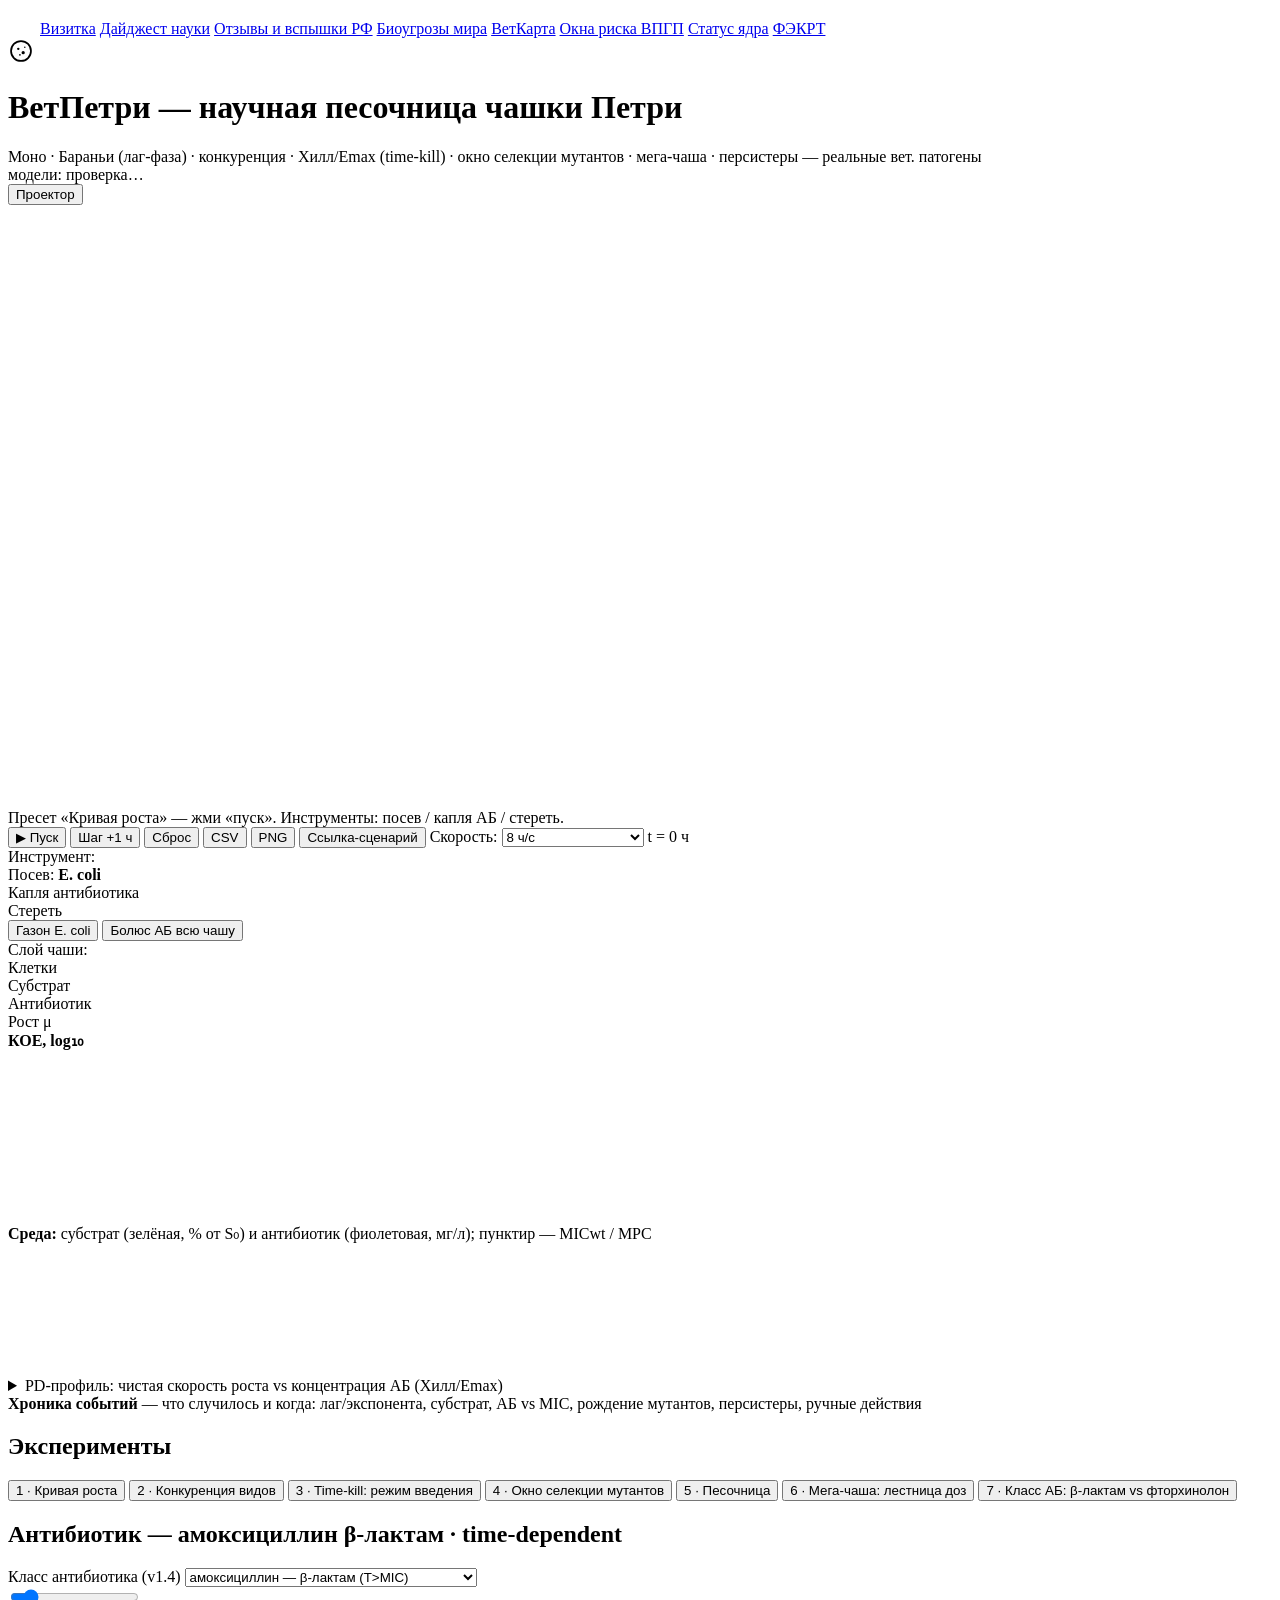
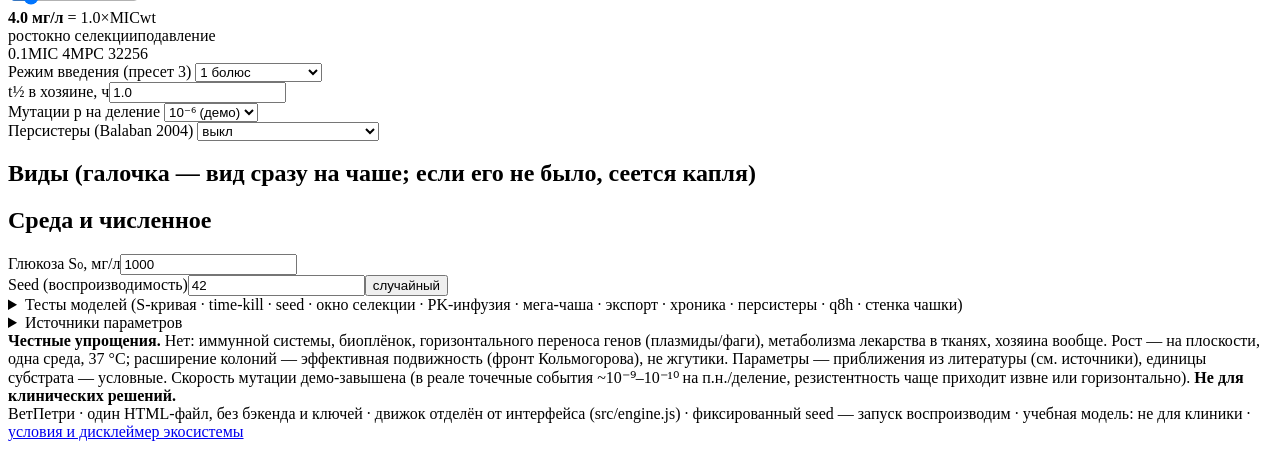
<file: src/index-template.html>
<!DOCTYPE html>
<html lang="ru">
<head>
<meta charset="utf-8">
<meta name="viewport" content="width=device-width, initial-scale=1">
<title>ВетПетри — научная песочница чашки Петри (вет. микробиология)</title>
<meta name="description" content="Учебный симулятор чашки Петри с реальными ветеринарными патогенами: кинетика Моно, лаг-фаза по Бараньи, конкуренция видов, time-kill по Хиллу/Emax, окно селекции мутантов. Один HTML, без бэкенда.">
<meta property="og:title" content="ВетПетри — симулятор чашки Петри">
<meta property="og:description" content="Моно, Бараньи, Хилл/Emax, окно селекции мутантов — на реальных вет. патогенах. Для пары по микробиологии.">
<!-- Task 223 (QA З1): инлайн-SVG-фавикон (тот же петри-диш, что в логотипе) — был единственный 404 в сети -->
<link rel="icon" href="data:image/svg+xml,%3Csvg xmlns='http://www.w3.org/2000/svg' viewBox='0 0 24 24'%3E%3Ccircle cx='12' cy='12' r='9.2' fill='%230b0f14' stroke='%234dd0e1' stroke-width='1.6'/%3E%3Ccircle cx='9.5' cy='10' r='1.1' fill='%234dd0e1'/%3E%3Ccircle cx='14' cy='13.5' r='1.5' fill='%234dd0e1'/%3E%3Ccircle cx='11' cy='15.5' r='.8' fill='%234dd0e1'/%3E%3Ccircle cx='15.5' cy='8.5' r='.7' fill='%234dd0e1'/%3E%3C/svg%3E">
<style>
/*__CSS__*/
</style>
<style>/* Task 182: хаб семьи — исходящие ссылки (сайт перестал быть тупиком) */
.ds-hub { max-width: 1200px; margin: 0 auto; padding: 12px 16px 0; }</style>
</head>
<body>
<nav class="ds-hub" aria-label="Экосистема">
  <!-- Task 223 (QA Ш4): target=_blank — клик по хабу больше не убивает текущий прогон -->
  <a href="https://shray77.github.io/" target="_blank" rel="noopener">Визитка</a>
  <a href="https://shray77.github.io/vetdigest-site/" target="_blank" rel="noopener">Дайджест науки</a>
  <a href="https://shray77.github.io/vetrecall-site/" target="_blank" rel="noopener">Отзывы и вспышки РФ</a>
  <a href="https://shray77.github.io/biothreat-site/" target="_blank" rel="noopener">Биоугрозы мира</a>
  <a href="https://shray77.github.io/vet-heatmap/" target="_blank" rel="noopener">ВетКарта</a>
  <a href="https://shray77.github.io/vetflu-site/" target="_blank" rel="noopener">Окна риска ВПГП</a>
  <a href="https://shray77.github.io/rss-core-site/" target="_blank" rel="noopener">Статус ядра</a>
  <a href="https://shray77.github.io/vetfecrt-site/" target="_blank" rel="noopener">ФЭКРТ</a>
</nav>
<header class="hdr">
  <div class="hdr-title">
    <span class="logo"><svg viewBox="0 0 24 24" width="26" height="26" fill="none" stroke="currentColor" stroke-width="1.6" aria-hidden="true"><circle cx="12" cy="12" r="9.2"/><circle cx="9.5" cy="10" r="1.1" fill="currentColor" stroke="none"/><circle cx="14" cy="13.5" r="1.5" fill="currentColor" stroke="none"/><circle cx="11" cy="15.5" r=".8" fill="currentColor" stroke="none"/><circle cx="15.5" cy="8.5" r=".7" fill="currentColor" stroke="none"/></svg></span>
    <div>
      <h1>ВетПетри <span class="sub">— научная песочница чашки Петри</span></h1>
      <div class="tagline">Моно · Бараньи (лаг-фаза) · конкуренция · Хилл/Emax (time-kill) · окно селекции мутантов · мега-чаша · персистеры — реальные вет. патогены</div>
    </div>
  </div>
  <div id="modelBadge" class="badge" title="Тесты моделей на известных кривых">модели: проверка…</div>
  <button id="btnProj" class="btn sm" title="Крупные шрифты и контраст — для проектора в аудитории">Проектор</button>
</header>

<main class="wrap">
  <section class="stage">
    <div class="dish-wrap">
      <canvas id="dish" width="960" height="600" role="img" aria-label="Чаша Петри: колонии бактерий в цветах видов, фиолетовая вуаль — антибиотик; подробности — в легенде под графиками и хронике событий"></canvas>
      <div id="hint" class="hint">Пресет «Кривая роста» — жми «пуск». Инструменты: посев / капля АБ / стереть.</div>
      <div id="probe" class="probe"></div>
    </div>

    <div class="toolbar">
      <button id="btnPlay" class="btn primary">▶ Пуск</button>
      <button id="btnStep" class="btn">Шаг +1 ч</button>
      <button id="btnReset" class="btn">Сброс</button>
      <button id="btnCSV" class="btn sm" title="Скачать историю (КОЕ, среда) как CSV — для отчёта по лабе">CSV</button>
      <button id="btnPNG" class="btn sm" title="Скачать чашу как PNG">PNG</button>
      <button id="btnShare" class="btn sm" title="Скопировать ссылку с настройками сценария — в методичку">Ссылка-сценарий</button>
      <span class="tb-sep"></span>
      <span class="tb-label">Скорость:</span>
      <select id="selSpeed" class="sel">
        <option value="0.5">0.5 ч/с — вдумчиво</option>
        <option value="2">2 ч/с</option>
        <option value="8" selected>8 ч/с</option>
        <option value="20">20 ч/с</option>
        <option value="40">40 ч/с — турбо</option>
      </select>
      <span class="tb-sep"></span>
      <span id="clock" class="clock">t = 0 ч</span>
    </div>

    <div class="tools">
      <span class="tb-label">Инструмент:</span>
      <div id="toolSeed" class="tool active" role="button" tabindex="0">Посев: <b id="toolSeedName">E. coli</b></div>
      <div id="toolDrop" class="tool" role="button" tabindex="0">Капля антибиотика</div>
      <div id="toolWipe" class="tool" role="button" tabindex="0">Стереть</div>
      <span class="tb-sep"></span>
      <button id="btnLawn" class="btn sm">Газон E. coli</button>
      <button id="btnBolus" class="btn sm">Болюс АБ всю чашу</button>
    </div>

    <div class="tools" id="layerBar">
      <span class="tb-label">Слой чаши:</span>
      <div class="tool active" data-layer="biomass" role="button" tabindex="0">Клетки</div>
      <div class="tool" data-layer="S" role="button" tabindex="0">Субстрат</div>
      <div class="tool" data-layer="A" role="button" tabindex="0">Антибиотик</div>
      <div class="tool" data-layer="mu" role="button" tabindex="0">Рост μ</div>
    </div>

    <div class="charts">
      <div class="chart-cap"><b>КОЕ, log₁₀</b> <span id="legend"></span></div>
      <canvas id="chart1" width="960" height="170"></canvas>
      <div class="chart-cap"><b>Среда:</b> субстрат (зелёная, % от S₀) и антибиотик (фиолетовая, мг/л); пунктир — MICwt / MPC</div>
      <canvas id="chart2" width="960" height="130"></canvas>
      <details class="box emaxbox">
        <summary>PD-профиль: чистая скорость роста vs концентрация АБ (Хилл/Emax)</summary>
        <canvas id="chart3" width="960" height="160"></canvas>
        <div class="chart-cap">Сплошные кривые — сытая зона: net = рост − гибель − отмирание; ноль кривой = MIC по построению.
          Пунктир — голодная зона для β-лактама (бьёт делящиеся: голодные выживают ниже MIC — отсюда персистеры);
          у фторхинолона пунктира нет — класс бьёт и неделящихся.
          Вертикали — MICwt и MPC.</div>
      </details>
    </div>

    <div class="chron">
      <div class="chron-cap"><b>Хроника событий</b> <span class="muted">— что случилось и когда: лаг/экспонента, субстрат, АБ vs MIC, рождение мутантов, персистеры, ручные действия</span></div>
      <div id="chronList" class="chron-list" aria-live="polite"></div>
    </div>
  </section>

  <aside class="panel">
    <h2>Эксперименты</h2>
    <div class="presets">
      <button class="pbtn active" data-p="0">1 · Кривая роста</button>
      <button class="pbtn" data-p="1">2 · Конкуренция видов</button>
      <button class="pbtn" data-p="2">3 · Time-kill: режим введения</button>
      <button class="pbtn" data-p="3">4 · Окно селекции мутантов</button>
      <button class="pbtn" data-p="4">5 · Песочница</button>
      <button class="pbtn" data-p="5">6 · Мега-чаша: лестница доз</button>
      <button class="pbtn" data-p="6">7 · Класс АБ: β-лактам vs фторхинолон</button>
    </div>
    <div id="presetNote" class="preset-note"></div>

    <h2><span id="abTitle">Антибиотик — амоксициллин</span> <span class="muted" id="abCls">β-лактам · time-dependent</span></h2>
    <div class="kv"><label>Класс антибиотика <span class="muted">(v1.4)</span></label>
      <select id="drugMode" class="sel">
        <option value="amox" selected>амоксициллин — β-лактам (T>MIC)</option>
        <option value="enro">энрофлоксацин — фторхинолон (AUC/MIC)</option>
      </select></div>
    <div class="dose-row">
      <input id="dose" type="range" min="-10" max="241" value="18" step="1">
      <div class="dose-read"><b id="doseVal">4.0 мг/л</b> <span id="doseX">= 1.0×MICwt</span></div>
    </div>
    <div class="dose-zones"><span class="z z1">рост</span><span class="z z2">окно селекции</span><span class="z z3">подавление</span></div>
    <div class="dose-scale"><span>0.1</span><span id="micTick">MIC 4</span><span id="mpcTick">MPC 32</span><span>256</span></div>
    <div class="kv"><label>Режим введения <span class="muted">(пресет 3)</span></label>
      <select id="doseMode" class="sel">
        <option value="bolus">1 болюс</option>
        <option value="q8h">3 введения (q8h)</option>
        <option value="infusion">инфузия 24 ч</option>
      </select></div>
    <div id="pkBadge" class="pk-badge" style="display:none"></div>
    <div class="kv"><label>t½ в хозяине, ч</label><input id="kel" type="number" value="1.0" min="0" step="0.1"></div>
    <div class="kv"><label>Мутации p на деление</label>
      <select id="pMut" class="sel">
        <option value="0">выкл</option>
        <option value="1e-7">10⁻⁷</option>
        <option value="1e-6" selected>10⁻⁶ (демо)</option>
        <option value="1e-5">10⁻⁵</option>
      </select></div>
    <div class="kv"><label>Персистеры <span class="muted">(Balaban 2004)</span></label>
      <select id="persMode" class="sel">
        <option value="off" selected>выкл</option>
        <option value="wt">дикий тип (a=1.2·10⁻⁶ ч⁻¹)</option>
        <option value="hip">hipQ-мутант (a=10⁻³ ч⁻¹)</option>
      </select></div>

    <h2>Виды <span class="muted">(галочка — вид сразу на чаше; если его не было, сеется капля)</span></h2>
    <div id="speciesList"></div>

    <h2>Среда и численное</h2>
    <div class="kv"><label>Глюкоза S₀, мг/л</label><input id="S0" type="number" value="1000" min="50" step="50"></div>
    <div class="kv"><label>Seed (воспроизводимость)</label><span class="inline"><input id="seed" type="number" value="42" step="1"><button id="btnSeedRnd" class="btn sm">случайный</button></span></div>

    <details id="testsBox" class="box">
      <summary>Тесты моделей (S-кривая · time-kill · seed · окно селекции · PK-инфузия · мега-чаша · экспорт · хроника · персистеры · q8h · стенка чашки)</summary>
      <button id="btnTests" class="btn">Прогнать заново</button>
      <div id="testsOut"></div>
    </details>

    <details class="box">
      <summary>Источники параметров</summary>
      <ol class="src">
        <li><b>Моно</b>: Monod J. (1949) The growth of bacterial cultures. <i>Annu Rev Microbiol</i> 3:371 — форма μ(S). Ks = 4 мг/л здесь — дидактическая калибровка: хемостатный Ks глюкозы E. coli ≈ 0.03 мг/л — Senn H. et al. (1996) <i>J Bacteriol</i> 178:4530; обзор значений: Kovárová-Kovar &amp; Egli (1998) <i>Microbiol Mol Biol Rev</i>.</li>
        <li><b>Лаг-фаза</b>: Baranyi J., Roberts T.A. (1994) <i>Int J Food Microbiol</i> 23:277 — q-функция q/(1+q).</li>
        <li><b>Time-kill, Хилл/Emax</b>: Regoes R.R. et al. (2004) <i>Antimicrob Agents Chemother</i> 48:3670; Nielsen E.I., Friberg L.E. (2013) <i>Pharmacol Rev</i> 65:1053 (semimechanistic PK/PD); Foerster S. et al. (2016) <i>BMC Microbiol</i> 16:167. β-лактамы: kmax ≈ 2–4 ч⁻¹, H ≈ 1–1.5 (порядок величины).</li>
        <li><b>MIC</b>: CLSI M100/VET01S, EUCAST — амоксициллин против E. coli WT: ECOFF ≤ 8 мг/л (здесь 4 — типичный WT); Pasteurella: S ≤ 0.5 (ампициллин, CLSI vet); Salmonella: прокси по ампициллину (S ≤ 8).</li>
        <li><b>Окно селекции/MPC</b>: Drlica K. (2003) <i>J Antimicrob Chemother</i> 52:11; Drlica K., Zhao X. (2007) <i>Clin Infect Dis</i> 44:681. MPC ≈ 4–8×MIC (для β-лактамов — оценка, взято 8×).</li>
        <li><b>Мега-чаша (лестница доз)</b>: Baym M. et al. (2016) Spatiotemporal microbial evolution on antibiotic landscapes. <i>Science</i> 353:1147 — полосы 0→1→10→100 мкг/мл; видео и уроки: HHMI BioInteractive «Giant Petri Dish».</li>
        <li><b>fT&gt;MIC и режим введения</b>: Berry A.V. et al. (2022) Pharmacodynamic Thresholds for Beta-Lactam Antibiotics. <i>Clin Pharmacokinet</i> — цели fT&gt;MIC 40–70%; Tilanus A. et al. (2023) <i>J Antimicrob Chemother</i> 78:2165 — болюс vs пролонгированная инфузия.</li>
        <li><b>PK t½ у животных</b>: амоксициллин — Kreil V.E. et al. (2012) <i>Small Ruminant Res</i> 102:208 — ЛАМЫ (Lama glama), t½ ≈ 0.86 ч, НЕ КРС (аудит SW-23: прежняя атрибуция «КРС» была ошибкой); t½ = 1 ч для КРС здесь — дидактическая калибровка. Энрофлоксацин КРС: Yang F. et al. (2025) <i>J Vet Pharmacol Ther</i> 48:30 (IV, t½ 3.6 ± 1.2 ч); Corum O. et al. (2026) <i>Vet Sci</i> 13:538 (телята, 2.5 ч).</li>
        <li><b>Цена резистентности</b>: β-лактамаза TEM-тип, MIC ≥ 64 мг/л; фитнес-цена −10% μmax (типичные оценки 1–15%).</li>
        <li><b>Персистеры</b>: Balaban N.Q. et al. (2004) Bacterial persistence as a phenotypic switch. <i>Science</i> 305:1622 —
          переключение нормальная↔дормантная клетки: WT a ≈ 1.2·10⁻⁶ ч⁻¹, b ≈ 0.1 ч⁻¹; hipQ a ≈ 10⁻³ ч⁻¹,
          b ≈ 10⁻⁶–10⁻⁴ ч⁻¹ (в статье «poorly determined», взята верхняя граница). Значения сведены в:
          Kussell E., Kishony R., Balaban N.Q., Leibler S. (2005) <i>Genetics</i> 169:1807. В модели — детерминированный компартмент без ГСЧ;
          β-лактам на дормант не действует, субстрат он не потребляет.</li>
        <li><b>Открытые системы для углубления</b>: COMETS (github.com/COMETS-bio/COMETS) — пространственные метаболические модели; gro (github.com/runhel/gro); CellModeller. ВетПетри — их сильно упрощённый кубический родственник для пары.</li>
      </ol>
    </details>

    <div class="disclaimer">
      <b>Честные упрощения.</b> Нет: иммунной системы, биоплёнок, горизонтального переноса генов
      (плазмиды/фаги), метаболизма лекарства в тканях, хозяина вообще. Рост — на плоскости, одна
      среда, 37 °C; расширение колоний — эффективная подвижность (фронт Кольмогорова), не жгутики.
      Параметры — приближения из литературы (см. источники), единицы субстрата —
      условные. Скорость мутации демо-завышена (в реале точечные события ~10⁻⁹–10⁻¹⁰ на п.н./деление,
      резистентность чаще приходит извне или горизонтально). <b>Не для клинических решений.</b>
    </div>
  </aside>
</main>

<footer class="ftr">ВетПетри · один HTML-файл, без бэкенда и ключей · движок отделён от интерфейса (src/engine.js) · фиксированный seed — запуск воспроизводим · <span class="muted">учебная модель: не для клиники</span> · <a href="https://shray77.github.io/terms.html">условия и дисклеймер экосистемы</a></footer>

<script>
/*__ENGINE__*/
</script>
<script>
/*__TESTS__*/
</script>
<script>
/*__UI__*/
</script>
</body>
</html>
</file>
